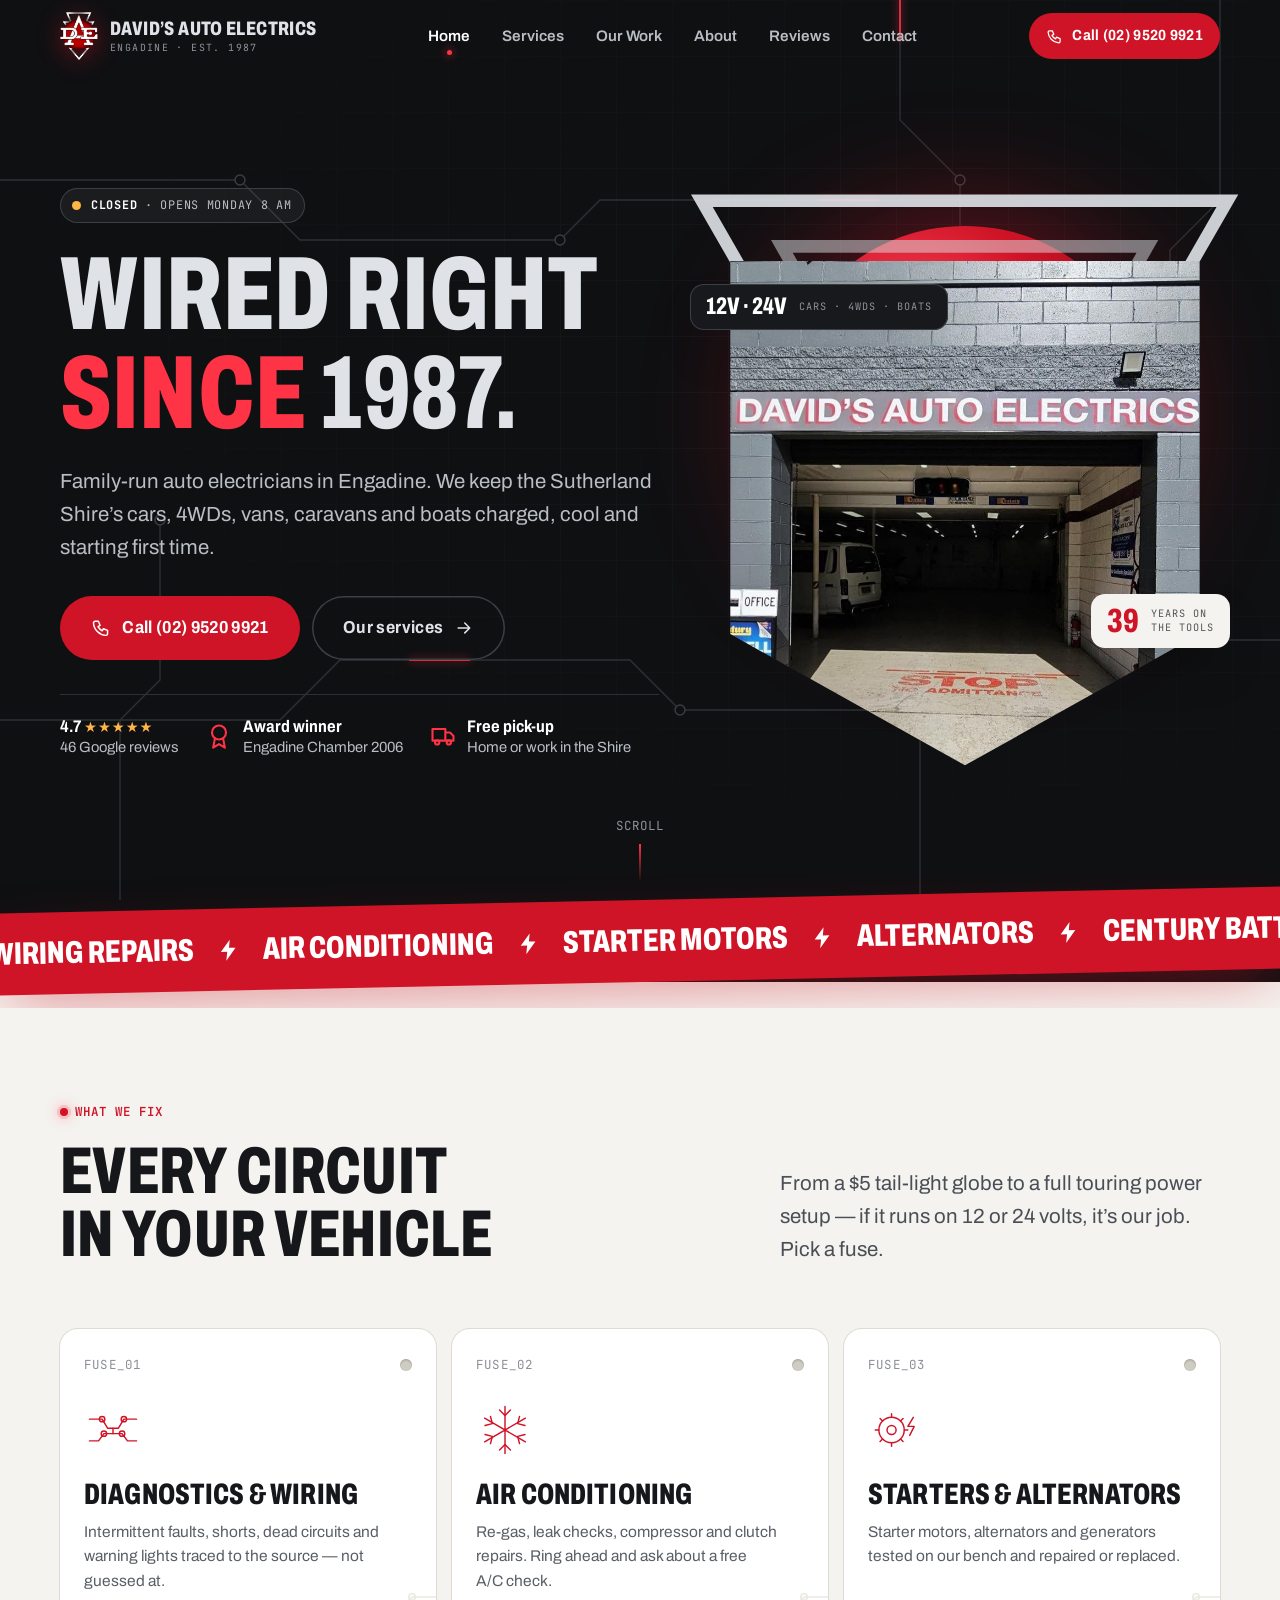
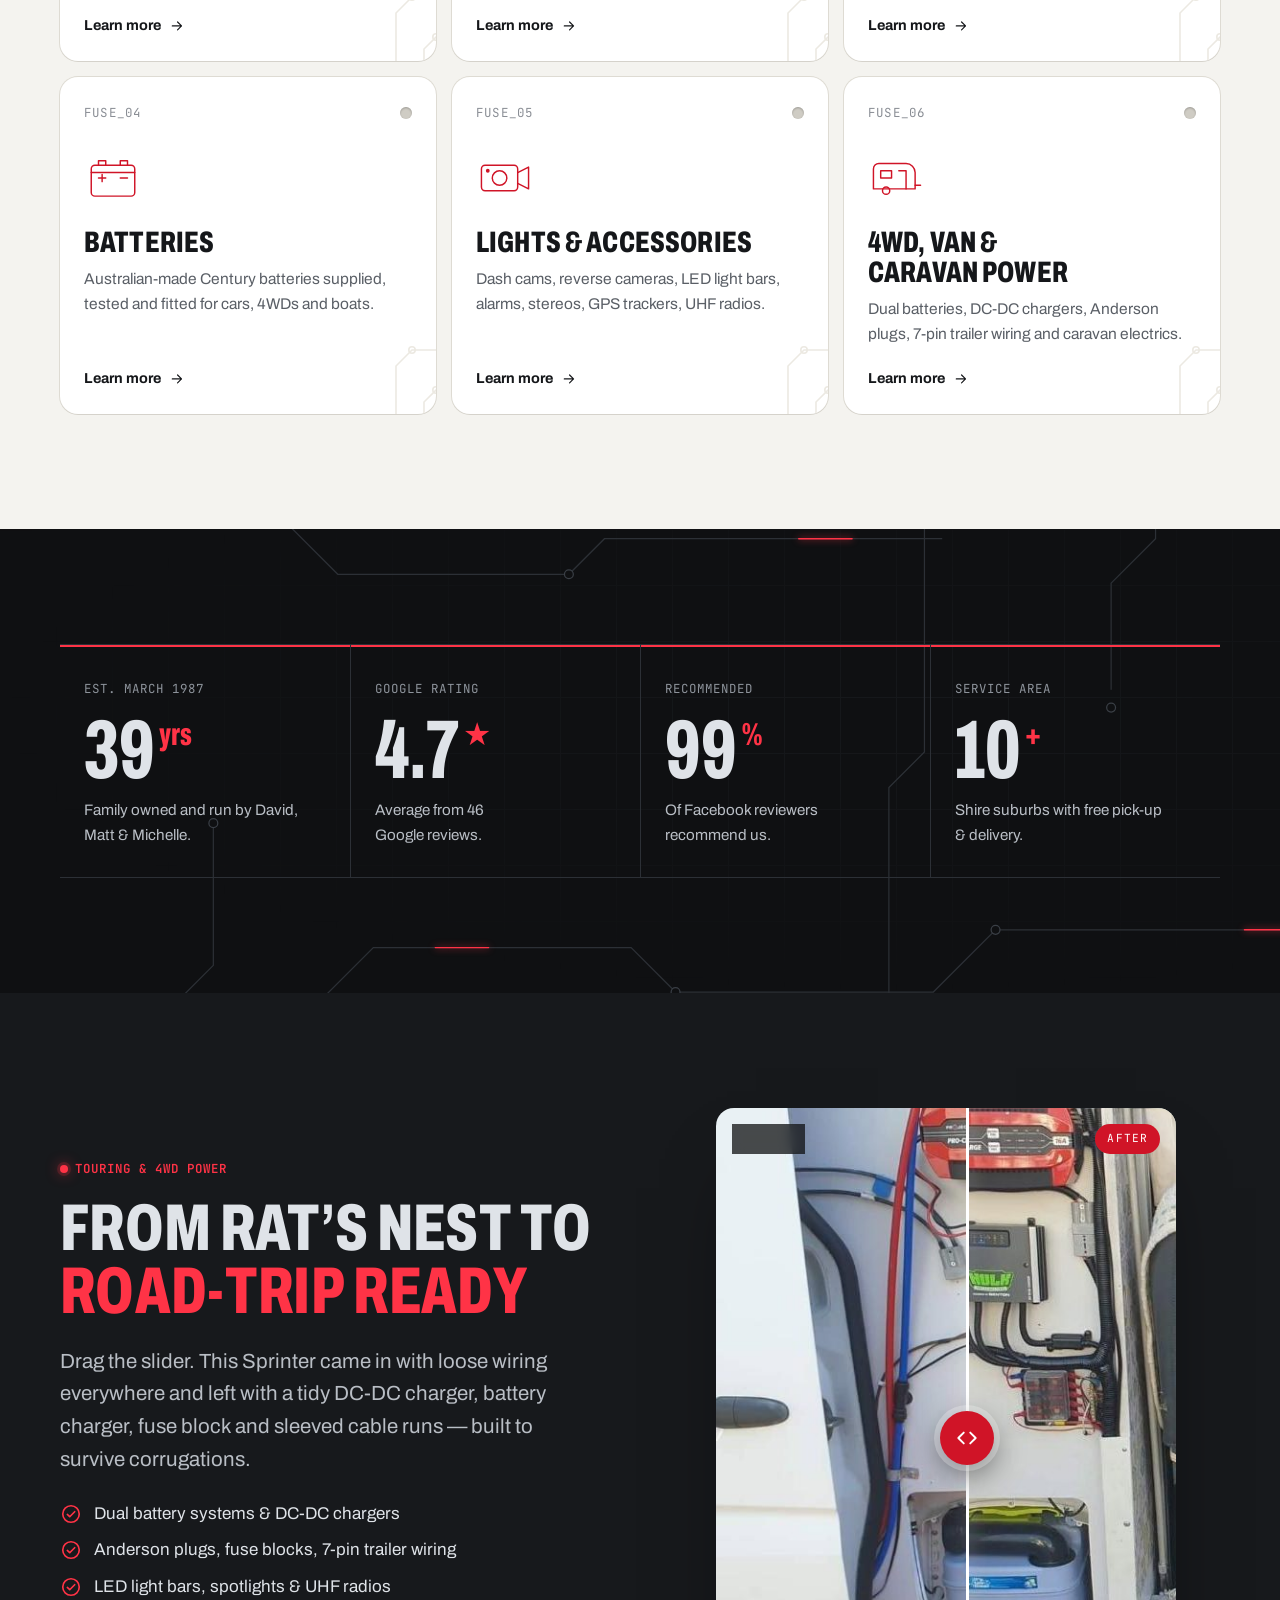
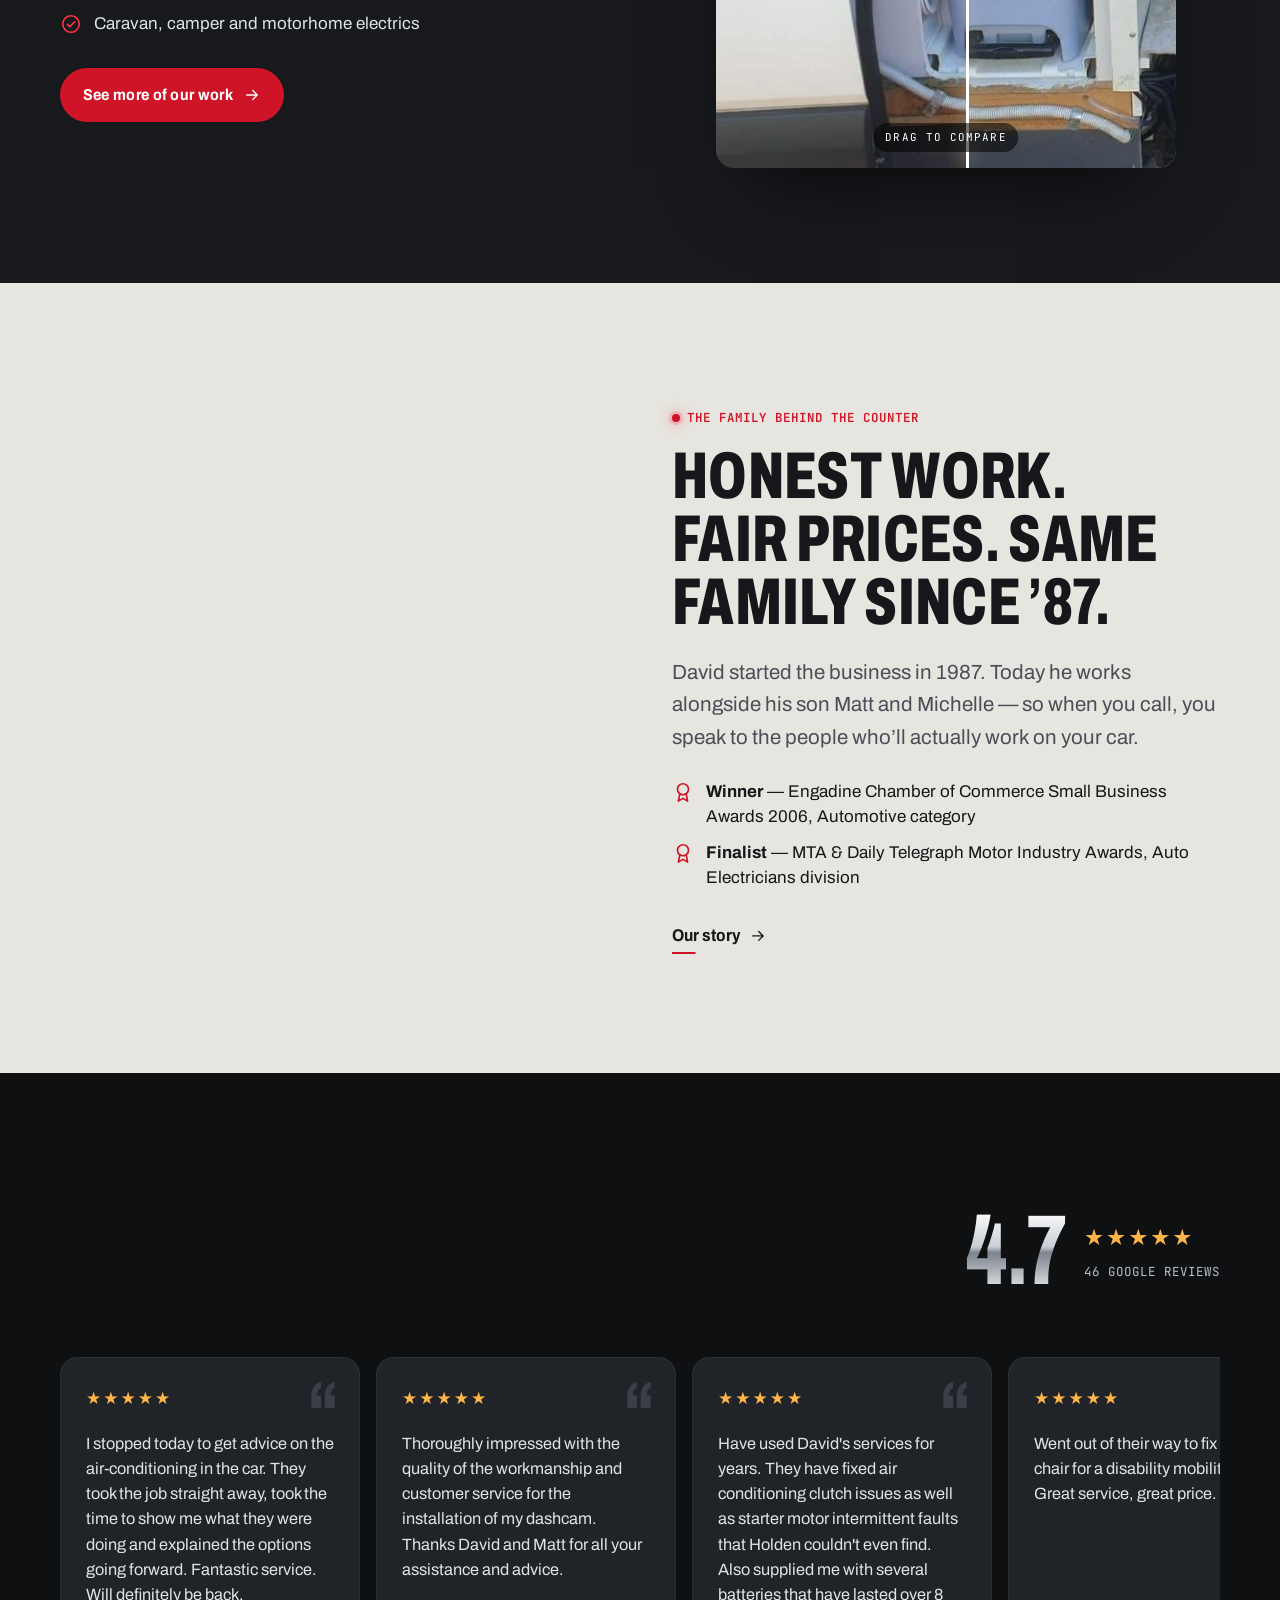
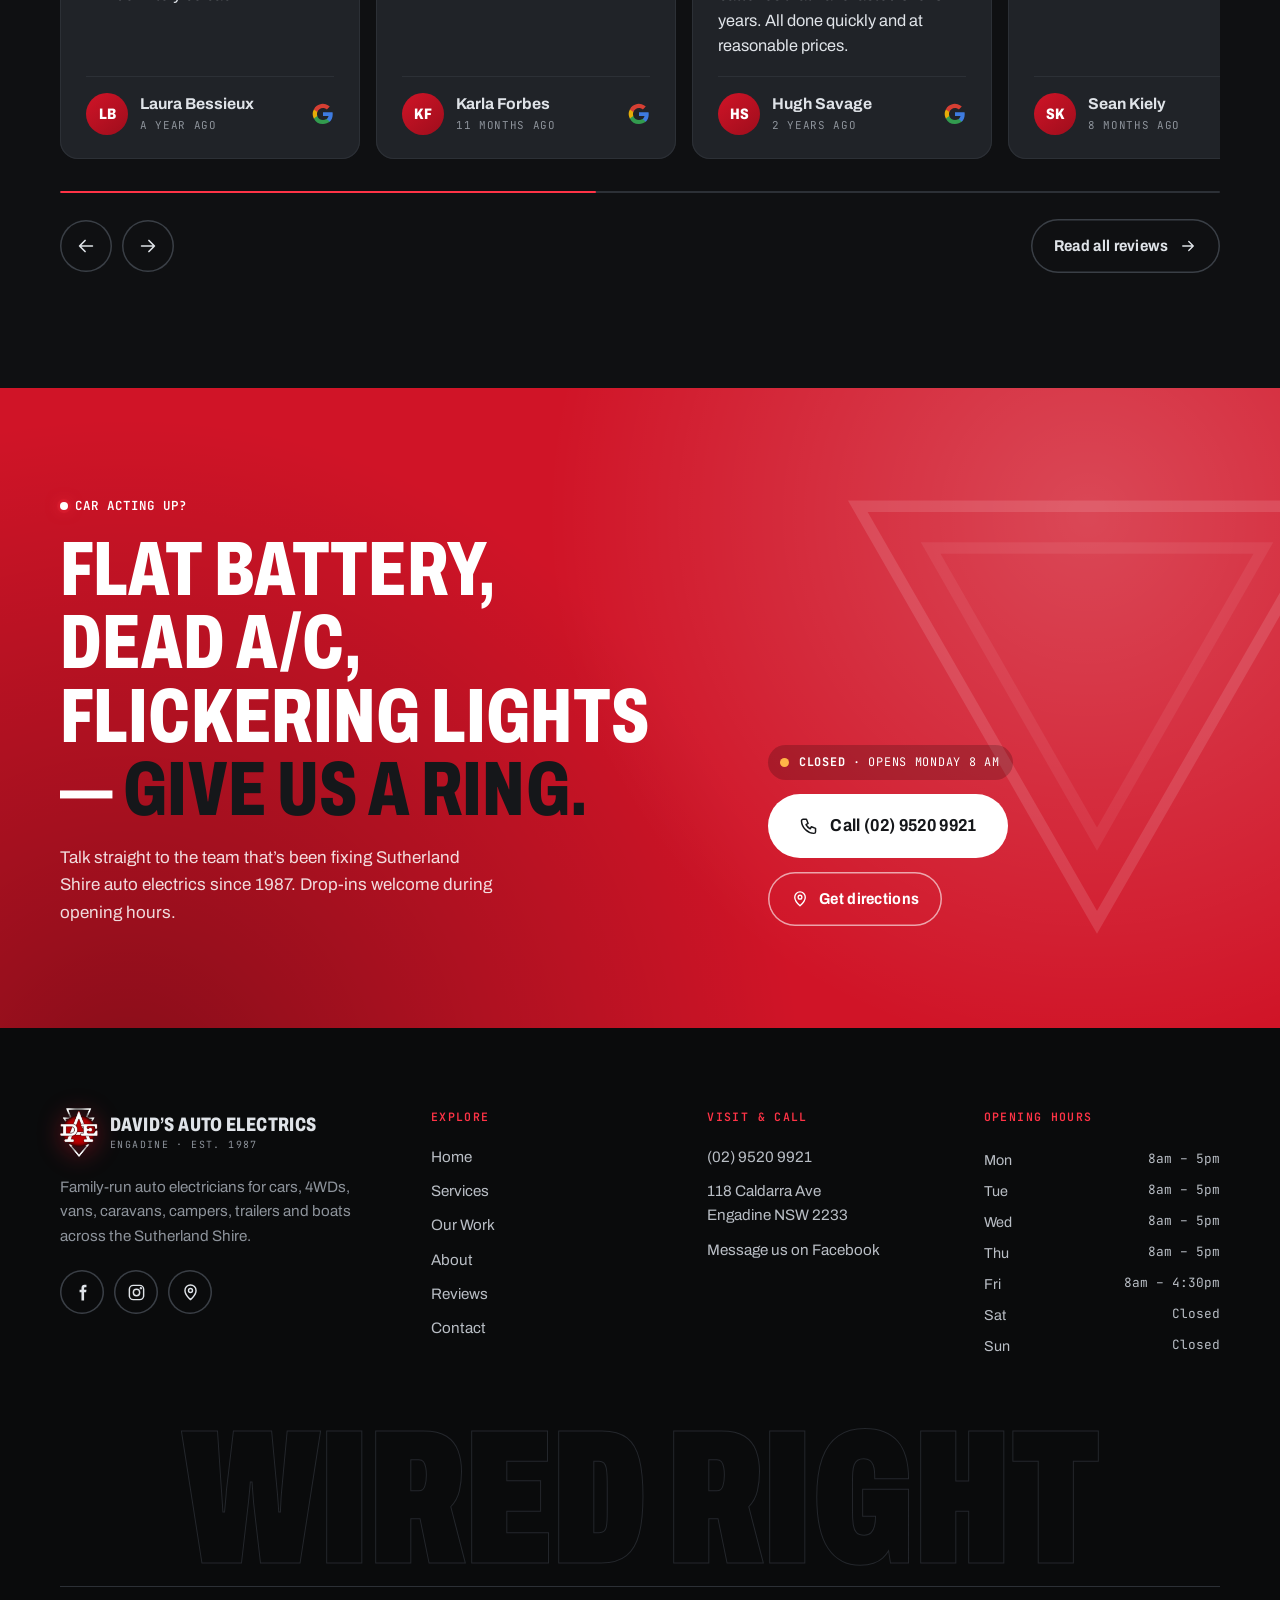
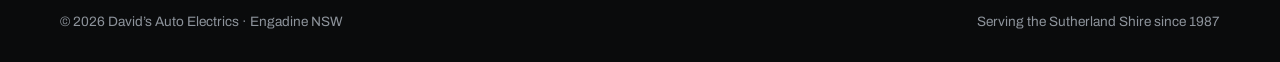
<file: index.html>
<!doctype html>
<html lang="en-AU">
<head>
<script src="site-safety.js"></script>
<meta charset="utf-8">
<meta name="viewport" content="width=device-width, initial-scale=1, viewport-fit=cover">
<meta name="robots" content="noindex, nofollow">
<title>David&#x27;s Auto Electrics | Auto Electrician Engadine, Sutherland Shire</title>
<meta name="description" content="Family-run auto electricians in Engadine since 1987. Wiring, air con, starters, alternators, batteries, dash cams, LED light bars, 4WD &amp; caravan power. Call (02) 9520 9921.">
<meta name="theme-color" content="#0f1012">
<link rel="icon" type="image/png" href="img/favicon.png">
<link rel="apple-touch-icon" href="img/apple-touch-icon.png">
<meta property="og:type" content="website">
<meta property="og:site_name" content="David's Auto Electrics">
<meta property="og:title" content="David&#x27;s Auto Electrics | Auto Electrician Engadine, Sutherland Shire">
<meta property="og:description" content="Family-run auto electricians in Engadine since 1987. Wiring, air con, starters, alternators, batteries, dash cams, LED light bars, 4WD &amp; caravan power. Call (02) 9520 9921.">

<meta property="og:image" content="https://konkos-design.github.io/davids-auto-electrics/img/og-image.jpg">
<meta property="og:image:width" content="1200">
<meta property="og:image:height" content="630">
<meta property="og:image:alt" content="David's Auto Electrics — Engadine auto electricians since 1987">
<meta property="og:locale" content="en_AU">
<meta name="twitter:card" content="summary_large_image">
<meta name="twitter:title" content="David&#x27;s Auto Electrics | Auto Electrician Engadine, Sutherland Shire">
<meta name="twitter:description" content="Family-run auto electricians in Engadine since 1987. Wiring, air con, starters, alternators, batteries, dash cams, LED light bars, 4WD &amp; caravan power. Call (02) 9520 9921.">
<meta name="twitter:image" content="https://konkos-design.github.io/davids-auto-electrics/img/og-image.jpg">
<link rel="preload" href="fonts/archivo.woff" as="font" type="font/woff" crossorigin>
<link rel="stylesheet" href="css/style.css">
<script type="application/ld+json">{"@context":"https://schema.org","@type":"AutoRepair","name":"David's Auto Electrics","image":"https://konkos-design.github.io/davids-auto-electrics/img/og-image.jpg","telephone":"+61 2 9520 9921","foundingDate":"1987","address":{"@type":"PostalAddress","streetAddress":"118 Caldarra Ave","addressLocality":"Engadine","addressRegion":"NSW","postalCode":"2233","addressCountry":"AU"},"geo":{"@type":"GeoCoordinates","latitude":-34.0657274,"longitude":151.0154978},"openingHoursSpecification":[{"@type":"OpeningHoursSpecification","dayOfWeek":["Monday","Tuesday","Wednesday","Thursday"],"opens":"08:00","closes":"17:00"},{"@type":"OpeningHoursSpecification","dayOfWeek":"Friday","opens":"08:00","closes":"16:30"}],"aggregateRating":{"@type":"AggregateRating","ratingValue":"4.7","reviewCount":"46"},"sameAs":["https://www.facebook.com/davidsautoelectrics","https://www.instagram.com/davidsautoelec/"]}</script>
<link rel="canonical" href="https://konkos-design.github.io/davids-auto-electrics/">
<meta property="og:url" content="https://konkos-design.github.io/davids-auto-electrics/">
<link rel="stylesheet" href="site-safety.css">
</head>
<body>
<a class="skip" href="#main">Skip to content</a>
<header class="site-header">
  <div class="wrap nav">
    <a class="brand" href="index.html" aria-label="David's Auto Electrics home">
      <img src="img/logo-mark.png" alt="" width="38" height="49">
      <span class="brand-text"><span class="brand-name">David&rsquo;s Auto Electrics</span><span class="brand-sub">ENGADINE · EST. 1987</span></span>
    </a>
    <nav class="nav-links" aria-label="Main"><a href="index.html" aria-current="page">Home</a><a href="services.html">Services</a><a href="work.html">Our Work</a><a href="about.html">About</a><a href="reviews.html">Reviews</a><a href="contact.html">Contact</a></nav>
    <div class="nav-cta">
      <a class="btn" href="tel:+61295209921" data-magnetic><svg class="ico ico-phone" viewBox="0 0 24 24" fill="none" stroke="currentColor" stroke-width="1.8" stroke-linecap="round" stroke-linejoin="round"><path d="M5 4h4l2 5-2.5 1.5a11 11 0 0 0 5 5L15 13l5 2v4a2 2 0 0 1-2 2A16 16 0 0 1 3 6a2 2 0 0 1 2-2"/></svg><span>Call <span class="btn-text-long">(02) 9520 9921</span></span></a>
      <button class="burger" aria-label="Open menu" aria-expanded="false" aria-controls="mmenu"><span></span><span></span><span></span></button>
    </div>
  </div>
</header>
<div class="mmenu" id="mmenu" aria-hidden="true">
  <nav class="mmenu-links" aria-label="Mobile"><a href="index.html" aria-current="page"><span class="mono">01</span>Home</a><a href="services.html"><span class="mono">02</span>Services</a><a href="work.html"><span class="mono">03</span>Our Work</a><a href="about.html"><span class="mono">04</span>About</a><a href="reviews.html"><span class="mono">05</span>Reviews</a><a href="contact.html"><span class="mono">06</span>Contact</a></nav>
  <div class="mmenu-foot">
    <div class="status" data-status><i class="dot"></i><span>Checking hours…</span></div>
    <a class="btn btn--big" href="tel:+61295209921"><svg class="ico ico-phone" viewBox="0 0 24 24" fill="none" stroke="currentColor" stroke-width="1.8" stroke-linecap="round" stroke-linejoin="round"><path d="M5 4h4l2 5-2.5 1.5a11 11 0 0 0 5 5L15 13l5 2v4a2 2 0 0 1-2 2A16 16 0 0 1 3 6a2 2 0 0 1 2-2"/></svg><span>Call (02) 9520 9921</span></a>
    <p>118 Caldarra Ave, Engadine NSW 2233</p>
  </div>
</div>
<main id="main">

<section class="hero" aria-labelledby="hero-h">
  <svg class="circuit" viewBox="0 0 1440 900" preserveAspectRatio="xMidYMid slice" aria-hidden="true">
  <path d="M-20 180H320l60 60h260l40-40h380"/><path class="live" d="M-20 180H320l60 60h260l40-40h380"/>
  <path d="M1460 640H1120l-70 70H760l-50-50H420l-60 60H-20"/><path class="live l2" d="M1460 640H1120l-70 70H760l-50-50H420l-60 60H-20"/>
  <path d="M980 -20v140l60 60v260l-40 40v460"/><path class="live l3" d="M980 -20v140l60 60v260l-40 40v460"/>
  <path d="M200 920V720l40-40V520"/><path d="M1300 -20v220l-50 50v120"/>
  <circle cx="320" cy="180" r="5"/><circle cx="640" cy="240" r="5"/><circle cx="1120" cy="640" r="5"/><circle cx="760" cy="710" r="5"/><circle cx="1040" cy="180" r="5"/><circle cx="240" cy="520" r="5"/><circle cx="1250" cy="390" r="5"/>
</svg><div class="grid-bg" aria-hidden="true"></div>
  <div class="wrap hero-grid">
    <div class="hero-copy">
      <div class="status rv" data-status><i class="dot"></i><span>Checking hours…</span></div>
      <h1 id="hero-h" data-split><span class="line">Wired right</span> <span class="line"><span class="red">since</span> 1987.</span></h1>
      <p class="lead rv" style="--d:.35s">Family-run auto electricians in Engadine. We keep the Sutherland Shire&rsquo;s cars, 4WDs, vans, caravans and boats charged, cool and starting first time.</p>
      <div class="hero-actions rv" style="--d:.5s">
        <a class="btn btn--big btn-pulse" href="tel:+61295209921" data-magnetic><svg class="ico ico-phone" viewBox="0 0 24 24" fill="none" stroke="currentColor" stroke-width="1.8" stroke-linecap="round" stroke-linejoin="round"><path d="M5 4h4l2 5-2.5 1.5a11 11 0 0 0 5 5L15 13l5 2v4a2 2 0 0 1-2 2A16 16 0 0 1 3 6a2 2 0 0 1 2-2"/></svg><span>Call (02) 9520 9921</span></a>
        <a class="btn btn--ghost btn--big" href="services.html" data-magnetic><span>Our services</span><svg class="ico ico-arrow" viewBox="0 0 24 24" fill="none" stroke="currentColor" stroke-width="1.8" stroke-linecap="round" stroke-linejoin="round"><path d="M5 12h14M13 6l6 6-6 6"/></svg></a>
      </div>
      <div class="hero-proof rv" style="--d:.65s">
        <a class="proof" href="reviews.html"><span><b>4.7 <span class="stars">★★★★★</span></b>46 Google reviews</span></a>
        <div class="proof"><svg class="ico" viewBox="0 0 24 24" fill="none" stroke="currentColor" stroke-width="1.8" stroke-linecap="round" stroke-linejoin="round"><circle cx="12" cy="9" r="6"/><path d="M8.5 14 7 22l5-3 5 3-1.5-8"/></svg><span><b>Award winner</b>Engadine Chamber 2006</span></div>
        <div class="proof"><svg class="ico" viewBox="0 0 24 24" fill="none" stroke="currentColor" stroke-width="1.8" stroke-linecap="round" stroke-linejoin="round"><path d="M3 6h11v10H3zM14 9h4l3 3v4h-7"/><circle cx="7" cy="17.5" r="1.8"/><circle cx="17" cy="17.5" r="1.8"/></svg><span><b>Free pick-up</b>Home or work in the Shire</span></div>
      </div>
    </div>
    <div class="hero-visual rv rv-scale" style="--d:.2s" aria-hidden="true">
      <div class="hero-orb"></div>
      <div class="hero-tri"><svg viewBox="0 0 100 92" fill="none" stroke="currentColor" stroke-width="2.2"><path d="M50 88 4 8h92z"/><path d="M50 72 18 16h64z" opacity=".55"/></svg></div>
      <div class="hero-photo"><img width="1444" height="918" src="img/shopfront-entrance.jpg" alt="" fetchpriority="high"></div>
      <div class="hero-tag"><span class="big" data-years data-count="39">39</span><small>years on<br>the tools</small></div>
      <div class="hero-tag hero-tag2"><span class="big">12V · 24V</span><small>cars · 4WDs · boats</small></div>
    </div>
  </div>
  <div class="scroll-cue mono" aria-hidden="true">Scroll<i></i></div>
</section>

<div class="marquee-wrap"><div class="marquee" aria-hidden="true"><div class="marquee-track"><span class="marquee-item">Wiring repairs<svg viewBox="0 0 24 24" fill="currentColor"><path d="M13.2 2 4.5 13.6h6.1L9.6 22l9-12.2h-6.2z"/></svg></span><span class="marquee-item">Air conditioning<svg viewBox="0 0 24 24" fill="currentColor"><path d="M13.2 2 4.5 13.6h6.1L9.6 22l9-12.2h-6.2z"/></svg></span><span class="marquee-item">Starter motors<svg viewBox="0 0 24 24" fill="currentColor"><path d="M13.2 2 4.5 13.6h6.1L9.6 22l9-12.2h-6.2z"/></svg></span><span class="marquee-item">Alternators<svg viewBox="0 0 24 24" fill="currentColor"><path d="M13.2 2 4.5 13.6h6.1L9.6 22l9-12.2h-6.2z"/></svg></span><span class="marquee-item">Century batteries<svg viewBox="0 0 24 24" fill="currentColor"><path d="M13.2 2 4.5 13.6h6.1L9.6 22l9-12.2h-6.2z"/></svg></span><span class="marquee-item">Dash cams<svg viewBox="0 0 24 24" fill="currentColor"><path d="M13.2 2 4.5 13.6h6.1L9.6 22l9-12.2h-6.2z"/></svg></span><span class="marquee-item">Reverse cameras<svg viewBox="0 0 24 24" fill="currentColor"><path d="M13.2 2 4.5 13.6h6.1L9.6 22l9-12.2h-6.2z"/></svg></span><span class="marquee-item">LED light bars<svg viewBox="0 0 24 24" fill="currentColor"><path d="M13.2 2 4.5 13.6h6.1L9.6 22l9-12.2h-6.2z"/></svg></span><span class="marquee-item">Engine diagnostics<svg viewBox="0 0 24 24" fill="currentColor"><path d="M13.2 2 4.5 13.6h6.1L9.6 22l9-12.2h-6.2z"/></svg></span><span class="marquee-item">Fuel injection<svg viewBox="0 0 24 24" fill="currentColor"><path d="M13.2 2 4.5 13.6h6.1L9.6 22l9-12.2h-6.2z"/></svg></span><span class="marquee-item">Caravans & campers<svg viewBox="0 0 24 24" fill="currentColor"><path d="M13.2 2 4.5 13.6h6.1L9.6 22l9-12.2h-6.2z"/></svg></span><span class="marquee-item">Boats & trailers<svg viewBox="0 0 24 24" fill="currentColor"><path d="M13.2 2 4.5 13.6h6.1L9.6 22l9-12.2h-6.2z"/></svg></span><span class="marquee-item">Wiring repairs<svg viewBox="0 0 24 24" fill="currentColor"><path d="M13.2 2 4.5 13.6h6.1L9.6 22l9-12.2h-6.2z"/></svg></span><span class="marquee-item">Air conditioning<svg viewBox="0 0 24 24" fill="currentColor"><path d="M13.2 2 4.5 13.6h6.1L9.6 22l9-12.2h-6.2z"/></svg></span><span class="marquee-item">Starter motors<svg viewBox="0 0 24 24" fill="currentColor"><path d="M13.2 2 4.5 13.6h6.1L9.6 22l9-12.2h-6.2z"/></svg></span><span class="marquee-item">Alternators<svg viewBox="0 0 24 24" fill="currentColor"><path d="M13.2 2 4.5 13.6h6.1L9.6 22l9-12.2h-6.2z"/></svg></span><span class="marquee-item">Century batteries<svg viewBox="0 0 24 24" fill="currentColor"><path d="M13.2 2 4.5 13.6h6.1L9.6 22l9-12.2h-6.2z"/></svg></span><span class="marquee-item">Dash cams<svg viewBox="0 0 24 24" fill="currentColor"><path d="M13.2 2 4.5 13.6h6.1L9.6 22l9-12.2h-6.2z"/></svg></span><span class="marquee-item">Reverse cameras<svg viewBox="0 0 24 24" fill="currentColor"><path d="M13.2 2 4.5 13.6h6.1L9.6 22l9-12.2h-6.2z"/></svg></span><span class="marquee-item">LED light bars<svg viewBox="0 0 24 24" fill="currentColor"><path d="M13.2 2 4.5 13.6h6.1L9.6 22l9-12.2h-6.2z"/></svg></span><span class="marquee-item">Engine diagnostics<svg viewBox="0 0 24 24" fill="currentColor"><path d="M13.2 2 4.5 13.6h6.1L9.6 22l9-12.2h-6.2z"/></svg></span><span class="marquee-item">Fuel injection<svg viewBox="0 0 24 24" fill="currentColor"><path d="M13.2 2 4.5 13.6h6.1L9.6 22l9-12.2h-6.2z"/></svg></span><span class="marquee-item">Caravans & campers<svg viewBox="0 0 24 24" fill="currentColor"><path d="M13.2 2 4.5 13.6h6.1L9.6 22l9-12.2h-6.2z"/></svg></span><span class="marquee-item">Boats & trailers<svg viewBox="0 0 24 24" fill="currentColor"><path d="M13.2 2 4.5 13.6h6.1L9.6 22l9-12.2h-6.2z"/></svg></span></div></div></div>

<section class="section section--light" aria-labelledby="svc-h">
  <div class="wrap">
    <div class="sec-head">
      <div><span class="kicker rv">What we fix</span><h2 id="svc-h" data-split>Every circuit in your vehicle</h2></div>
      <p class="lead rv" style="--d:.2s">From a $5 tail-light globe to a full touring power setup — if it runs on 12 or 24 volts, it&rsquo;s our job. Pick a fuse.</p>
    </div>
    <div class="fuses">
      <a class="fuse rv" href="services.html#diagnostics" style="--d:0.0s">
  <div class="fuse-top"><span class="fuse-num">FUSE_01</span><span class="fuse-led" aria-hidden="true"></span></div>
  <svg class="ico-lg" viewBox="0 0 64 64" fill="none" stroke="currentColor" stroke-width="1.6" stroke-linecap="round" stroke-linejoin="round"><path d="M6 20h14l6 10h12l6-10h14"/><path d="M6 44h10l6-8h20l6 8h10"/><circle cx="20" cy="20" r="3"/><circle cx="44" cy="20" r="3"/><circle cx="22" cy="36" r="3"/><circle cx="42" cy="36" r="3"/><path d="M32 30v6"/></svg>
  <h3>Diagnostics &amp; wiring</h3><p>Intermittent faults, shorts, dead circuits and warning lights traced to the source — not guessed at.</p>
  <span class="fuse-more">Learn more <svg class="ico" viewBox="0 0 24 24" fill="none" stroke="currentColor" stroke-width="1.8" stroke-linecap="round" stroke-linejoin="round"><path d="M5 12h14M13 6l6 6-6 6"/></svg></span>
  <svg class="fuse-trace" viewBox="0 0 150 150" fill="none" stroke="currentColor" stroke-width="2" aria-hidden="true"><path d="M150 40H90l-20 20v90M150 90h-30l-15 15v45"/><circle cx="90" cy="40" r="4"/><circle cx="120" cy="90" r="4"/></svg>
</a><a class="fuse rv" href="services.html#aircon" style="--d:0.08s">
  <div class="fuse-top"><span class="fuse-num">FUSE_02</span><span class="fuse-led" aria-hidden="true"></span></div>
  <svg class="ico-lg" viewBox="0 0 64 64" fill="none" stroke="currentColor" stroke-width="1.6" stroke-linecap="round" stroke-linejoin="round"><path d="M32 6v52M9.5 19l45 26M9.5 45l45-26"/><path d="M26 10l6 6 6-6M26 54l6-6 6 6M10 27l8-2-2-8M54 37l-8 2 2 8M10 37l8 2-2 8M54 27l-8-2 2-8"/></svg>
  <h3>Air conditioning</h3><p>Re-gas, leak checks, compressor and clutch repairs. Ring ahead and ask about a free A/C check.</p>
  <span class="fuse-more">Learn more <svg class="ico" viewBox="0 0 24 24" fill="none" stroke="currentColor" stroke-width="1.8" stroke-linecap="round" stroke-linejoin="round"><path d="M5 12h14M13 6l6 6-6 6"/></svg></span>
  <svg class="fuse-trace" viewBox="0 0 150 150" fill="none" stroke="currentColor" stroke-width="2" aria-hidden="true"><path d="M150 40H90l-20 20v90M150 90h-30l-15 15v45"/><circle cx="90" cy="40" r="4"/><circle cx="120" cy="90" r="4"/></svg>
</a><a class="fuse rv" href="services.html#starting" style="--d:0.16s">
  <div class="fuse-top"><span class="fuse-num">FUSE_03</span><span class="fuse-led" aria-hidden="true"></span></div>
  <svg class="ico-lg" viewBox="0 0 64 64" fill="none" stroke="currentColor" stroke-width="1.6" stroke-linecap="round" stroke-linejoin="round"><circle cx="26" cy="32" r="14"/><circle cx="26" cy="32" r="5"/><path d="M26 14v4M26 46v4M8 32h4M40 32h4M13.3 19.3l2.8 2.8M35.9 41.9l2.8 2.8M13.3 44.7l2.8-2.8M35.9 22.1l2.8-2.8"/><path d="M50 18l-6 10h7l-5 10"/></svg>
  <h3>Starters &amp; alternators</h3><p>Starter motors, alternators and generators tested on our bench and repaired or replaced.</p>
  <span class="fuse-more">Learn more <svg class="ico" viewBox="0 0 24 24" fill="none" stroke="currentColor" stroke-width="1.8" stroke-linecap="round" stroke-linejoin="round"><path d="M5 12h14M13 6l6 6-6 6"/></svg></span>
  <svg class="fuse-trace" viewBox="0 0 150 150" fill="none" stroke="currentColor" stroke-width="2" aria-hidden="true"><path d="M150 40H90l-20 20v90M150 90h-30l-15 15v45"/><circle cx="90" cy="40" r="4"/><circle cx="120" cy="90" r="4"/></svg>
</a><a class="fuse rv" href="services.html#batteries" style="--d:0.0s">
  <div class="fuse-top"><span class="fuse-num">FUSE_04</span><span class="fuse-led" aria-hidden="true"></span></div>
  <svg class="ico-lg" viewBox="0 0 64 64" fill="none" stroke="currentColor" stroke-width="1.6" stroke-linecap="round" stroke-linejoin="round"><rect x="8" y="18" width="48" height="34" rx="4"/><path d="M16 18v-5h8v5M40 18v-5h8v5M16 32h8M20 28v8M40 32h8"/><path d="M8 26h48"/></svg>
  <h3>Batteries</h3><p>Australian-made Century batteries supplied, tested and fitted for cars, 4WDs and boats.</p>
  <span class="fuse-more">Learn more <svg class="ico" viewBox="0 0 24 24" fill="none" stroke="currentColor" stroke-width="1.8" stroke-linecap="round" stroke-linejoin="round"><path d="M5 12h14M13 6l6 6-6 6"/></svg></span>
  <svg class="fuse-trace" viewBox="0 0 150 150" fill="none" stroke="currentColor" stroke-width="2" aria-hidden="true"><path d="M150 40H90l-20 20v90M150 90h-30l-15 15v45"/><circle cx="90" cy="40" r="4"/><circle cx="120" cy="90" r="4"/></svg>
</a><a class="fuse rv" href="services.html#accessories" style="--d:0.08s">
  <div class="fuse-top"><span class="fuse-num">FUSE_05</span><span class="fuse-led" aria-hidden="true"></span></div>
  <svg class="ico-lg" viewBox="0 0 64 64" fill="none" stroke="currentColor" stroke-width="1.6" stroke-linecap="round" stroke-linejoin="round"><rect x="6" y="18" width="40" height="28" rx="4"/><circle cx="26" cy="32" r="8"/><path d="M46 26l12-6v24l-12-6"/><circle cx="13" cy="24" r="1.3" fill="currentColor"/></svg>
  <h3>Lights &amp; accessories</h3><p>Dash cams, reverse cameras, LED light bars, alarms, stereos, GPS trackers, UHF radios.</p>
  <span class="fuse-more">Learn more <svg class="ico" viewBox="0 0 24 24" fill="none" stroke="currentColor" stroke-width="1.8" stroke-linecap="round" stroke-linejoin="round"><path d="M5 12h14M13 6l6 6-6 6"/></svg></span>
  <svg class="fuse-trace" viewBox="0 0 150 150" fill="none" stroke="currentColor" stroke-width="2" aria-hidden="true"><path d="M150 40H90l-20 20v90M150 90h-30l-15 15v45"/><circle cx="90" cy="40" r="4"/><circle cx="120" cy="90" r="4"/></svg>
</a><a class="fuse rv" href="services.html#touring" style="--d:0.16s">
  <div class="fuse-top"><span class="fuse-num">FUSE_06</span><span class="fuse-led" aria-hidden="true"></span></div>
  <svg class="ico-lg" viewBox="0 0 64 64" fill="none" stroke="currentColor" stroke-width="1.6" stroke-linecap="round" stroke-linejoin="round"><path d="M6 44V22a6 6 0 0 1 6-6h30a10 10 0 0 1 10 10v18z"/><path d="M52 40h6M14 24h12v8H14zM34 24h8v20"/><circle cx="20" cy="46" r="4"/></svg>
  <h3>4WD, van &amp; caravan power</h3><p>Dual batteries, DC-DC chargers, Anderson plugs, 7-pin trailer wiring and caravan electrics.</p>
  <span class="fuse-more">Learn more <svg class="ico" viewBox="0 0 24 24" fill="none" stroke="currentColor" stroke-width="1.8" stroke-linecap="round" stroke-linejoin="round"><path d="M5 12h14M13 6l6 6-6 6"/></svg></span>
  <svg class="fuse-trace" viewBox="0 0 150 150" fill="none" stroke="currentColor" stroke-width="2" aria-hidden="true"><path d="M150 40H90l-20 20v90M150 90h-30l-15 15v45"/><circle cx="90" cy="40" r="4"/><circle cx="120" cy="90" r="4"/></svg>
</a>
    </div>
  </div>
</section>

<section class="section" aria-label="Key numbers">
  <svg class="circuit" viewBox="0 0 1440 900" preserveAspectRatio="xMidYMid slice" aria-hidden="true">
  <path d="M-20 180H320l60 60h260l40-40h380"/><path class="live" d="M-20 180H320l60 60h260l40-40h380"/>
  <path d="M1460 640H1120l-70 70H760l-50-50H420l-60 60H-20"/><path class="live l2" d="M1460 640H1120l-70 70H760l-50-50H420l-60 60H-20"/>
  <path d="M980 -20v140l60 60v260l-40 40v460"/><path class="live l3" d="M980 -20v140l60 60v260l-40 40v460"/>
  <path d="M200 920V720l40-40V520"/><path d="M1300 -20v220l-50 50v120"/>
  <circle cx="320" cy="180" r="5"/><circle cx="640" cy="240" r="5"/><circle cx="1120" cy="640" r="5"/><circle cx="760" cy="710" r="5"/><circle cx="1040" cy="180" r="5"/><circle cx="240" cy="520" r="5"/><circle cx="1250" cy="390" r="5"/>
</svg><div class="grid-bg" aria-hidden="true"></div>
  <div class="wrap">
    <div class="stats">
      <div class="stat"><span class="mono">Est. March 1987</span><div class="num"><span data-years data-count="39">39</span><sup>yrs</sup></div><p>Family owned and run by David, Matt &amp; Michelle.</p></div>
      <div class="stat"><span class="mono">Google rating</span><div class="num"><span data-count="4.7">4.7</span><sup>★</sup></div><p>Average from 46 Google reviews.</p></div>
      <div class="stat"><span class="mono">Recommended</span><div class="num"><span data-count="100">100</span><sup>%</sup></div><p>Of Facebook reviewers recommend us.</p></div>
      <div class="stat"><span class="mono">Service area</span><div class="num"><span data-count="10">10</span><sup>+</sup></div><p>Shire suburbs with free pick-up &amp; delivery.</p></div>
    </div>
  </div>
</section>

<section class="section section--graphite" aria-labelledby="tour-h">
  <div class="wrap split">
    <div class="split-copy">
      <span class="kicker rv">Touring &amp; 4WD power</span>
      <h2 id="tour-h" data-split>From rat&rsquo;s nest to <span class="red">road-trip ready</span></h2>
      <p class="lead rv">Drag the slider. This Sprinter came in with loose wiring everywhere and left with a tidy DC-DC charger, battery charger, fuse block and sleeved cable runs — built to survive corrugations.</p>
      <ul class="ticks">
        <li class="rv"><svg class="ico" viewBox="0 0 24 24" fill="none" stroke="currentColor" stroke-width="1.8" stroke-linecap="round" stroke-linejoin="round"><circle cx="12" cy="12" r="9"/><path d="M8 12.5l2.6 2.5L16 9.5"/></svg><span>Dual battery systems &amp; DC-DC chargers</span></li>
        <li class="rv" style="--d:.06s"><svg class="ico" viewBox="0 0 24 24" fill="none" stroke="currentColor" stroke-width="1.8" stroke-linecap="round" stroke-linejoin="round"><circle cx="12" cy="12" r="9"/><path d="M8 12.5l2.6 2.5L16 9.5"/></svg><span>Anderson plugs, fuse blocks, 7-pin trailer wiring</span></li>
        <li class="rv" style="--d:.12s"><svg class="ico" viewBox="0 0 24 24" fill="none" stroke="currentColor" stroke-width="1.8" stroke-linecap="round" stroke-linejoin="round"><circle cx="12" cy="12" r="9"/><path d="M8 12.5l2.6 2.5L16 9.5"/></svg><span>LED light bars, spotlights &amp; UHF radios</span></li>
        <li class="rv" style="--d:.18s"><svg class="ico" viewBox="0 0 24 24" fill="none" stroke="currentColor" stroke-width="1.8" stroke-linecap="round" stroke-linejoin="round"><circle cx="12" cy="12" r="9"/><path d="M8 12.5l2.6 2.5L16 9.5"/></svg><span>Caravan, camper and motorhome electrics</span></li>
      </ul>
      <a class="btn rv" href="work.html" data-magnetic><span>See more of our work</span><svg class="ico ico-arrow" viewBox="0 0 24 24" fill="none" stroke="currentColor" stroke-width="1.8" stroke-linecap="round" stroke-linejoin="round"><path d="M5 12h14M13 6l6 6-6 6"/></svg></a>
    </div>
    <div class="rv rv-scale">
      <div class="ba" style="--pos:50%">
        <img width="480" height="715" src="img/van-before.jpg" alt="Van electrical panel before — loose, unsleeved wiring" loading="lazy">
        <img width="480" height="715" class="ba-after" src="img/van-after.jpg" alt="Van electrical panel after — tidy DC-DC charger and fuse block install" loading="lazy">
        <span class="ba-label l">Before</span><span class="ba-label r">After</span>
        <div class="ba-handle"><span class="ba-knob"><svg viewBox="0 0 24 24" fill="none" stroke="currentColor" stroke-width="1.8" stroke-linecap="round" stroke-linejoin="round"><path d="M9 7l-5 5 5 5M15 7l5 5-5 5"/></svg></span></div>
        <span class="ba-hint">Drag to compare</span>
        <input type="range" min="0" max="100" value="50" step="0.1" aria-label="Compare before and after">
      </div>
    </div>
  </div>
</section>

<section class="section section--concrete" aria-labelledby="fam-h">
  <div class="wrap split split--rev">
    <div class="split-copy">
      <span class="kicker rv">The family behind the counter</span>
      <h2 id="fam-h" data-split>Honest work. Fair prices. Same family since &rsquo;87.</h2>
      <p class="lead rv">David started the business in 1987. Today he works alongside his son Matt and Michelle — so when you call, you speak to the people who&rsquo;ll actually work on your car.</p>
      <ul class="ticks">
        <li class="rv"><svg class="ico" viewBox="0 0 24 24" fill="none" stroke="currentColor" stroke-width="1.8" stroke-linecap="round" stroke-linejoin="round"><circle cx="12" cy="9" r="6"/><path d="M8.5 14 7 22l5-3 5 3-1.5-8"/></svg><span><b>Winner</b> — Engadine Chamber of Commerce Small Business Awards 2006, Automotive category</span></li>
        <li class="rv" style="--d:.08s"><svg class="ico" viewBox="0 0 24 24" fill="none" stroke="currentColor" stroke-width="1.8" stroke-linecap="round" stroke-linejoin="round"><circle cx="12" cy="9" r="6"/><path d="M8.5 14 7 22l5-3 5 3-1.5-8"/></svg><span><b>Finalist</b> — MTA &amp; Daily Telegraph Motor Industry Awards, Auto Electricians division</span></li>
      </ul>
      <a class="link-arrow rv" href="about.html">Our story <svg class="ico" viewBox="0 0 24 24" fill="none" stroke="currentColor" stroke-width="1.8" stroke-linecap="round" stroke-linejoin="round"><path d="M5 12h14M13 6l6 6-6 6"/></svg></a>
    </div>
    <div class="collage">
      <figure class="c1 rv-clip"><img width="1379" height="918" src="img/shopfront-wide.jpg" alt="David's Auto Electrics workshop on Caldarra Ave, Engadine" loading="lazy"><figcaption>118 Caldarra Ave · Engadine</figcaption></figure>
      <figure class="c2 rv-clip" style="--d:.1s"><img width="1470" height="800" src="img/lightbar-team.jpg" alt="Two technicians fitting an LED light bar" loading="lazy" style="object-position:30% 50%"></figure>
      <figure class="c3 rv-clip" style="--d:.2s"><img width="516" height="918" src="img/diagnostics.jpg" alt="Technicians diagnosing a fault under the bonnet" loading="lazy"></figure>
      <figure class="c4 rv-clip" style="--d:.3s"><img width="516" height="918" src="img/battery-testing.jpg" alt="Testing a car battery with a multimeter" loading="lazy"></figure>
      <figure class="c5 rv-clip" style="--d:.4s"><img width="688" height="918" src="img/jeep-lightbar.jpg" alt="Jeep Wrangler with newly fitted LED light bar" loading="lazy"></figure>
    </div>
  </div>
</section>

<section class="section" aria-labelledby="rev-h">
  <div class="wrap">
    <div class="sec-head">
      <div><span class="kicker rv">Straight from Google</span><h2 id="rev-h" data-split>The Shire&rsquo;s verdict</h2></div>
      <div class="rating-hero rv" style="justify-self:end">
        <span class="rating-big chrome-text">4.7</span>
        <div><div class="stars stars-lg">★★★★★</div><div class="mono" style="color:var(--fog);margin-top:6px">46 Google reviews</div></div>
      </div>
    </div>
    <div class="rv-carousel rv">
      <div class="rv-track" tabindex="0" aria-label="Customer reviews">
        <article class="rcard" data-tags="aircon">
  <span class="q" aria-hidden="true">&ldquo;</span>
  <div class="stars" aria-label="5 out of 5 stars">★★★★★</div>
  <blockquote>I stopped today to get advice on the air-conditioning in the car. They took the job straight away, took the time to show me what they were doing and explained the options going forward. Fantastic service. Will definitely be back.</blockquote>
  <footer><span class="avatar" aria-hidden="true">LB</span><span class="who"><b>Laura Bessieux</b><span>a year ago</span></span><svg class="g" viewBox="0 0 24 24"><path fill="#4285F4" d="M22.6 12.2c0-.8-.1-1.4-.2-2.1H12v4h6c-.1 1-.8 2.5-2.3 3.5v2.9h3.7c2.1-2 3.2-4.9 3.2-8.3z"/><path fill="#34A853" d="M12 23c3 0 5.6-1 7.4-2.7l-3.7-2.8c-1 .7-2.2 1.1-3.7 1.1-2.9 0-5.3-1.9-6.2-4.5H2v2.9A11 11 0 0 0 12 23z"/><path fill="#FBBC05" d="M5.8 14.1a6.6 6.6 0 0 1 0-4.2V7H2a11 11 0 0 0 0 10z"/><path fill="#EA4335" d="M12 5.4c1.6 0 3 .6 4.2 1.6l3.2-3.1A11 11 0 0 0 2 7l3.8 2.9C6.7 7.3 9.1 5.4 12 5.4z"/></svg></footer>
</article><article class="rcard" data-tags="accessories">
  <span class="q" aria-hidden="true">&ldquo;</span>
  <div class="stars" aria-label="5 out of 5 stars">★★★★★</div>
  <blockquote>Thoroughly impressed with the quality of the workmanship and customer service for the installation of my dashcam. Thanks David and Matt for all your assistance and advice.</blockquote>
  <footer><span class="avatar" aria-hidden="true">KF</span><span class="who"><b>Karla Forbes</b><span>11 months ago</span></span><svg class="g" viewBox="0 0 24 24"><path fill="#4285F4" d="M22.6 12.2c0-.8-.1-1.4-.2-2.1H12v4h6c-.1 1-.8 2.5-2.3 3.5v2.9h3.7c2.1-2 3.2-4.9 3.2-8.3z"/><path fill="#34A853" d="M12 23c3 0 5.6-1 7.4-2.7l-3.7-2.8c-1 .7-2.2 1.1-3.7 1.1-2.9 0-5.3-1.9-6.2-4.5H2v2.9A11 11 0 0 0 12 23z"/><path fill="#FBBC05" d="M5.8 14.1a6.6 6.6 0 0 1 0-4.2V7H2a11 11 0 0 0 0 10z"/><path fill="#EA4335" d="M12 5.4c1.6 0 3 .6 4.2 1.6l3.2-3.1A11 11 0 0 0 2 7l3.8 2.9C6.7 7.3 9.1 5.4 12 5.4z"/></svg></footer>
</article><article class="rcard" data-tags="aircon repairs batteries">
  <span class="q" aria-hidden="true">&ldquo;</span>
  <div class="stars" aria-label="5 out of 5 stars">★★★★★</div>
  <blockquote>Have used David&#x27;s services for years. They have fixed air conditioning clutch issues as well as starter motor intermittent faults that Holden couldn&#x27;t even find. Also supplied me with several batteries that have lasted over 8 years. All done quickly and at reasonable prices.</blockquote>
  <footer><span class="avatar" aria-hidden="true">HS</span><span class="who"><b>Hugh Savage</b><span>2 years ago</span></span><svg class="g" viewBox="0 0 24 24"><path fill="#4285F4" d="M22.6 12.2c0-.8-.1-1.4-.2-2.1H12v4h6c-.1 1-.8 2.5-2.3 3.5v2.9h3.7c2.1-2 3.2-4.9 3.2-8.3z"/><path fill="#34A853" d="M12 23c3 0 5.6-1 7.4-2.7l-3.7-2.8c-1 .7-2.2 1.1-3.7 1.1-2.9 0-5.3-1.9-6.2-4.5H2v2.9A11 11 0 0 0 12 23z"/><path fill="#FBBC05" d="M5.8 14.1a6.6 6.6 0 0 1 0-4.2V7H2a11 11 0 0 0 0 10z"/><path fill="#EA4335" d="M12 5.4c1.6 0 3 .6 4.2 1.6l3.2-3.1A11 11 0 0 0 2 7l3.8 2.9C6.7 7.3 9.1 5.4 12 5.4z"/></svg></footer>
</article><article class="rcard" data-tags="vans repairs">
  <span class="q" aria-hidden="true">&ldquo;</span>
  <div class="stars" aria-label="5 out of 5 stars">★★★★★</div>
  <blockquote>Went out of their way to fix a lifting chair for a disability mobility van. Great service, great price.</blockquote>
  <footer><span class="avatar" aria-hidden="true">SK</span><span class="who"><b>Sean Kiely</b><span>8 months ago</span></span><svg class="g" viewBox="0 0 24 24"><path fill="#4285F4" d="M22.6 12.2c0-.8-.1-1.4-.2-2.1H12v4h6c-.1 1-.8 2.5-2.3 3.5v2.9h3.7c2.1-2 3.2-4.9 3.2-8.3z"/><path fill="#34A853" d="M12 23c3 0 5.6-1 7.4-2.7l-3.7-2.8c-1 .7-2.2 1.1-3.7 1.1-2.9 0-5.3-1.9-6.2-4.5H2v2.9A11 11 0 0 0 12 23z"/><path fill="#FBBC05" d="M5.8 14.1a6.6 6.6 0 0 1 0-4.2V7H2a11 11 0 0 0 0 10z"/><path fill="#EA4335" d="M12 5.4c1.6 0 3 .6 4.2 1.6l3.2-3.1A11 11 0 0 0 2 7l3.8 2.9C6.7 7.3 9.1 5.4 12 5.4z"/></svg></footer>
</article><article class="rcard" data-tags="repairs">
  <span class="q" aria-hidden="true">&ldquo;</span>
  <div class="stars" aria-label="5 out of 5 stars">★★★★★</div>
  <blockquote>What a lovely man! David really helped me out when I needed help with my car and ended up fixing it very quickly for me. It was a lifesaver and I appreciate his help so much! Highly recommend this business. Thank you again!</blockquote>
  <footer><span class="avatar" aria-hidden="true">KO</span><span class="who"><b>Kathryn Orchard</b><span>a year ago</span></span><svg class="g" viewBox="0 0 24 24"><path fill="#4285F4" d="M22.6 12.2c0-.8-.1-1.4-.2-2.1H12v4h6c-.1 1-.8 2.5-2.3 3.5v2.9h3.7c2.1-2 3.2-4.9 3.2-8.3z"/><path fill="#34A853" d="M12 23c3 0 5.6-1 7.4-2.7l-3.7-2.8c-1 .7-2.2 1.1-3.7 1.1-2.9 0-5.3-1.9-6.2-4.5H2v2.9A11 11 0 0 0 12 23z"/><path fill="#FBBC05" d="M5.8 14.1a6.6 6.6 0 0 1 0-4.2V7H2a11 11 0 0 0 0 10z"/><path fill="#EA4335" d="M12 5.4c1.6 0 3 .6 4.2 1.6l3.2-3.1A11 11 0 0 0 2 7l3.8 2.9C6.7 7.3 9.1 5.4 12 5.4z"/></svg></footer>
</article><article class="rcard" data-tags="accessories">
  <span class="q" aria-hidden="true">&ldquo;</span>
  <div class="stars" aria-label="5 out of 5 stars">★★★★★</div>
  <blockquote>I walked in and asked for a quote to install a dash cam. Excellent service, friendly and much cheaper than 2 other quotes I had. Thank you so much.</blockquote>
  <footer><span class="avatar" aria-hidden="true">CS</span><span class="who"><b>Clasina Shipsey</b><span>a year ago</span></span><svg class="g" viewBox="0 0 24 24"><path fill="#4285F4" d="M22.6 12.2c0-.8-.1-1.4-.2-2.1H12v4h6c-.1 1-.8 2.5-2.3 3.5v2.9h3.7c2.1-2 3.2-4.9 3.2-8.3z"/><path fill="#34A853" d="M12 23c3 0 5.6-1 7.4-2.7l-3.7-2.8c-1 .7-2.2 1.1-3.7 1.1-2.9 0-5.3-1.9-6.2-4.5H2v2.9A11 11 0 0 0 12 23z"/><path fill="#FBBC05" d="M5.8 14.1a6.6 6.6 0 0 1 0-4.2V7H2a11 11 0 0 0 0 10z"/><path fill="#EA4335" d="M12 5.4c1.6 0 3 .6 4.2 1.6l3.2-3.1A11 11 0 0 0 2 7l3.8 2.9C6.7 7.3 9.1 5.4 12 5.4z"/></svg></footer>
</article><article class="rcard" data-tags="vans accessories">
  <span class="q" aria-hidden="true">&ldquo;</span>
  <div class="stars" aria-label="5 out of 5 stars">★★★★★</div>
  <blockquote>David and Matt sorted out my Mazda BT50, for a new Redarc + UHF &amp; Aerial + LED Spotties + Plugs here and there. Awesome job done in 1 day clean and tidy, with lots of advice. Thanks guys, great price. Will be back.</blockquote>
  <footer><span class="avatar" aria-hidden="true">LH</span><span class="who"><b>Leo Hillyer</b><span>8 years ago</span></span><svg class="g" viewBox="0 0 24 24"><path fill="#4285F4" d="M22.6 12.2c0-.8-.1-1.4-.2-2.1H12v4h6c-.1 1-.8 2.5-2.3 3.5v2.9h3.7c2.1-2 3.2-4.9 3.2-8.3z"/><path fill="#34A853" d="M12 23c3 0 5.6-1 7.4-2.7l-3.7-2.8c-1 .7-2.2 1.1-3.7 1.1-2.9 0-5.3-1.9-6.2-4.5H2v2.9A11 11 0 0 0 12 23z"/><path fill="#FBBC05" d="M5.8 14.1a6.6 6.6 0 0 1 0-4.2V7H2a11 11 0 0 0 0 10z"/><path fill="#EA4335" d="M12 5.4c1.6 0 3 .6 4.2 1.6l3.2-3.1A11 11 0 0 0 2 7l3.8 2.9C6.7 7.3 9.1 5.4 12 5.4z"/></svg></footer>
</article><article class="rcard" data-tags="aircon">
  <span class="q" aria-hidden="true">&ldquo;</span>
  <div class="stars" aria-label="5 out of 5 stars">★★★★★</div>
  <blockquote>I rang David&#x27;s shop to enquire about a re-gas for my AC. David suggested coming into the shop for a no cost check up. I was at the shop 20 minutes later and had my AC fixed within 30 minutes at a very reasonable price.</blockquote>
  <footer><span class="avatar" aria-hidden="true">BM</span><span class="who"><b>B Money</b><span>3 years ago</span></span><svg class="g" viewBox="0 0 24 24"><path fill="#4285F4" d="M22.6 12.2c0-.8-.1-1.4-.2-2.1H12v4h6c-.1 1-.8 2.5-2.3 3.5v2.9h3.7c2.1-2 3.2-4.9 3.2-8.3z"/><path fill="#34A853" d="M12 23c3 0 5.6-1 7.4-2.7l-3.7-2.8c-1 .7-2.2 1.1-3.7 1.1-2.9 0-5.3-1.9-6.2-4.5H2v2.9A11 11 0 0 0 12 23z"/><path fill="#FBBC05" d="M5.8 14.1a6.6 6.6 0 0 1 0-4.2V7H2a11 11 0 0 0 0 10z"/><path fill="#EA4335" d="M12 5.4c1.6 0 3 .6 4.2 1.6l3.2-3.1A11 11 0 0 0 2 7l3.8 2.9C6.7 7.3 9.1 5.4 12 5.4z"/></svg></footer>
</article>
      </div>
      <div class="rv-progress"><i></i></div>
      <div style="display:flex;flex-wrap:wrap;gap:16px;justify-content:space-between;align-items:center;margin-top:26px">
        <div class="rv-nav"><button class="icon-btn" data-dir="-1" aria-label="Previous review"><svg viewBox="0 0 24 24" fill="none" stroke="currentColor" stroke-width="1.8" stroke-linecap="round" stroke-linejoin="round"><path d="M19 12H5M11 6l-6 6 6 6"/></svg></button><button class="icon-btn" data-dir="1" aria-label="Next review"><svg viewBox="0 0 24 24" fill="none" stroke="currentColor" stroke-width="1.8" stroke-linecap="round" stroke-linejoin="round"><path d="M5 12h14M13 6l6 6-6 6"/></svg></button></div>
        <a class="btn btn--ghost" href="reviews.html" data-magnetic><span>Read all reviews</span><svg class="ico ico-arrow" viewBox="0 0 24 24" fill="none" stroke="currentColor" stroke-width="1.8" stroke-linecap="round" stroke-linejoin="round"><path d="M5 12h14M13 6l6 6-6 6"/></svg></a>
      </div>
    </div>
  </div>
</section>

<section class="cta-band" aria-labelledby="cta-h">
  <div class="tri" aria-hidden="true"><svg viewBox="0 0 100 92" fill="none" stroke="currentColor" stroke-width="2.2"><path d="M50 88 4 8h92z"/><path d="M50 72 18 16h64z" opacity=".55"/></svg></div>
  <div class="wrap cta-inner">
    <div class="rv">
      <span class="kicker" style="color:#fff">Car acting up?</span>
      <h2 id="cta-h">Flat battery, dead A/C, flickering lights — <span style="color:var(--text-dark)">give us a ring.</span></h2>
      <p>Talk straight to the team that&rsquo;s been fixing Sutherland Shire auto electrics since 1987. Drop-ins welcome during opening hours.</p>
    </div>
    <div class="cta-side rv" style="--d:.15s">
      <div class="status" data-status><i class="dot"></i><span>Checking hours…</span></div>
      <a class="btn btn--big btn-pulse" href="tel:+61295209921" data-magnetic><svg class="ico ico-phone" viewBox="0 0 24 24" fill="none" stroke="currentColor" stroke-width="1.8" stroke-linecap="round" stroke-linejoin="round"><path d="M5 4h4l2 5-2.5 1.5a11 11 0 0 0 5 5L15 13l5 2v4a2 2 0 0 1-2 2A16 16 0 0 1 3 6a2 2 0 0 1 2-2"/></svg><span>Call (02) 9520 9921</span></a>
      <a class="btn btn--ghost" href="https://www.google.com/maps/dir/?api=1&destination=David%27s+Auto+Electrics%2C+118+Caldarra+Ave%2C+Engadine+NSW+2233&destination_place_id=ChIJ5QHTHm3BEmsRJOE-9l5YPAo" target="_blank" rel="noopener"><svg class="ico" viewBox="0 0 24 24" fill="none" stroke="currentColor" stroke-width="1.8" stroke-linecap="round" stroke-linejoin="round"><path d="M12 21s-7-6.2-7-11.5A7 7 0 0 1 19 9.5C19 14.8 12 21 12 21z"/><circle cx="12" cy="9.5" r="2.5"/></svg><span>Get directions</span></a>
    </div>
  </div>
</section>

</main>
<footer class="site-footer">
  <div class="wrap">
    <div class="foot-grid">
      <div class="foot-brand">
        <a class="brand" href="index.html"><img src="img/logo-mark.png" alt="" width="38" height="49"><span class="brand-text"><span class="brand-name">David&rsquo;s Auto Electrics</span><span class="brand-sub">ENGADINE · EST. 1987</span></span></a>
        <p>Family-run auto electricians for cars, 4WDs, vans, caravans, campers, trailers and boats across the Sutherland Shire.</p>
        <div class="socials"><a href="https://www.facebook.com/davidsautoelectrics" target="_blank" rel="noopener" aria-label="Facebook"><svg viewBox="0 0 24 24" fill="currentColor"><path d="M14 8.5V6.8c0-.8.5-1.3 1.3-1.3H17V2.3h-2.6C11.7 2.3 10.7 4 10.7 6.4v2.1H8.3v3.2h2.4V22H14V11.7h2.6l.4-3.2z"/></svg></a><a href="https://www.instagram.com/davidsautoelec/" target="_blank" rel="noopener" aria-label="Instagram"><svg viewBox="0 0 24 24" fill="none" stroke="currentColor" stroke-width="1.8" stroke-linecap="round" stroke-linejoin="round"><rect x="3" y="3" width="18" height="18" rx="5"/><circle cx="12" cy="12" r="4"/><circle cx="17.5" cy="6.5" r=".6" fill="currentColor"/></svg></a><a href="https://www.google.com/maps/place/?q=place_id:ChIJ5QHTHm3BEmsRJOE-9l5YPAo" target="_blank" rel="noopener" aria-label="Google Maps"><svg class="ico" viewBox="0 0 24 24" fill="none" stroke="currentColor" stroke-width="1.8" stroke-linecap="round" stroke-linejoin="round"><path d="M12 21s-7-6.2-7-11.5A7 7 0 0 1 19 9.5C19 14.8 12 21 12 21z"/><circle cx="12" cy="9.5" r="2.5"/></svg></a></div>
      </div>
      <div><h4>Explore</h4><ul class="foot-links"><li><a href="index.html">Home</a></li><li><a href="services.html">Services</a></li><li><a href="work.html">Our Work</a></li><li><a href="about.html">About</a></li><li><a href="reviews.html">Reviews</a></li><li><a href="contact.html">Contact</a></li></ul></div>
      <div><h4>Visit &amp; call</h4><ul class="foot-links"><li><a href="tel:+61295209921">(02) 9520 9921</a></li><li><a href="https://www.google.com/maps/place/?q=place_id:ChIJ5QHTHm3BEmsRJOE-9l5YPAo" target="_blank" rel="noopener">118 Caldarra Ave<br>Engadine NSW 2233</a></li><li><a href="https://www.facebook.com/davidsautoelectrics" target="_blank" rel="noopener">Message us on Facebook</a></li></ul></div>
      <div><h4>Opening hours</h4><ul class="foot-hours"><li><span>Mon</span><span>8am – 5pm</span></li><li><span>Tue</span><span>8am – 5pm</span></li><li><span>Wed</span><span>8am – 5pm</span></li><li><span>Thu</span><span>8am – 5pm</span></li><li><span>Fri</span><span>8am – 4:30pm</span></li><li><span>Sat</span><span>Closed</span></li><li><span>Sun</span><span>Closed</span></li></ul></div>
    </div>
    <div class="foot-word" aria-hidden="true">Wired right</div>
    <div class="foot-bottom"><span>&copy; <span data-year>2026</span> David&rsquo;s Auto Electrics · Engadine NSW</span><span>Serving the Sutherland Shire since 1987</span></div>
  </div>
</footer>
<div class="callbar" aria-label="Quick contact">
  <a class="btn" href="tel:+61295209921"><svg class="ico ico-phone" viewBox="0 0 24 24" fill="none" stroke="currentColor" stroke-width="1.8" stroke-linecap="round" stroke-linejoin="round"><path d="M5 4h4l2 5-2.5 1.5a11 11 0 0 0 5 5L15 13l5 2v4a2 2 0 0 1-2 2A16 16 0 0 1 3 6a2 2 0 0 1 2-2"/></svg><span>Call (02) 9520 9921</span></a>
  <a class="icon-btn" href="https://www.google.com/maps/dir/?api=1&destination=David%27s+Auto+Electrics%2C+118+Caldarra+Ave%2C+Engadine+NSW+2233&destination_place_id=ChIJ5QHTHm3BEmsRJOE-9l5YPAo" target="_blank" rel="noopener" aria-label="Directions"><svg  viewBox="0 0 24 24" fill="none" stroke="currentColor" stroke-width="1.8" stroke-linecap="round" stroke-linejoin="round"><path d="M12 21s-7-6.2-7-11.5A7 7 0 0 1 19 9.5C19 14.8 12 21 12 21z"/><circle cx="12" cy="9.5" r="2.5"/></svg></a>
</div>
<script src="js/main.js"></script>
</body>
</html>
</file>
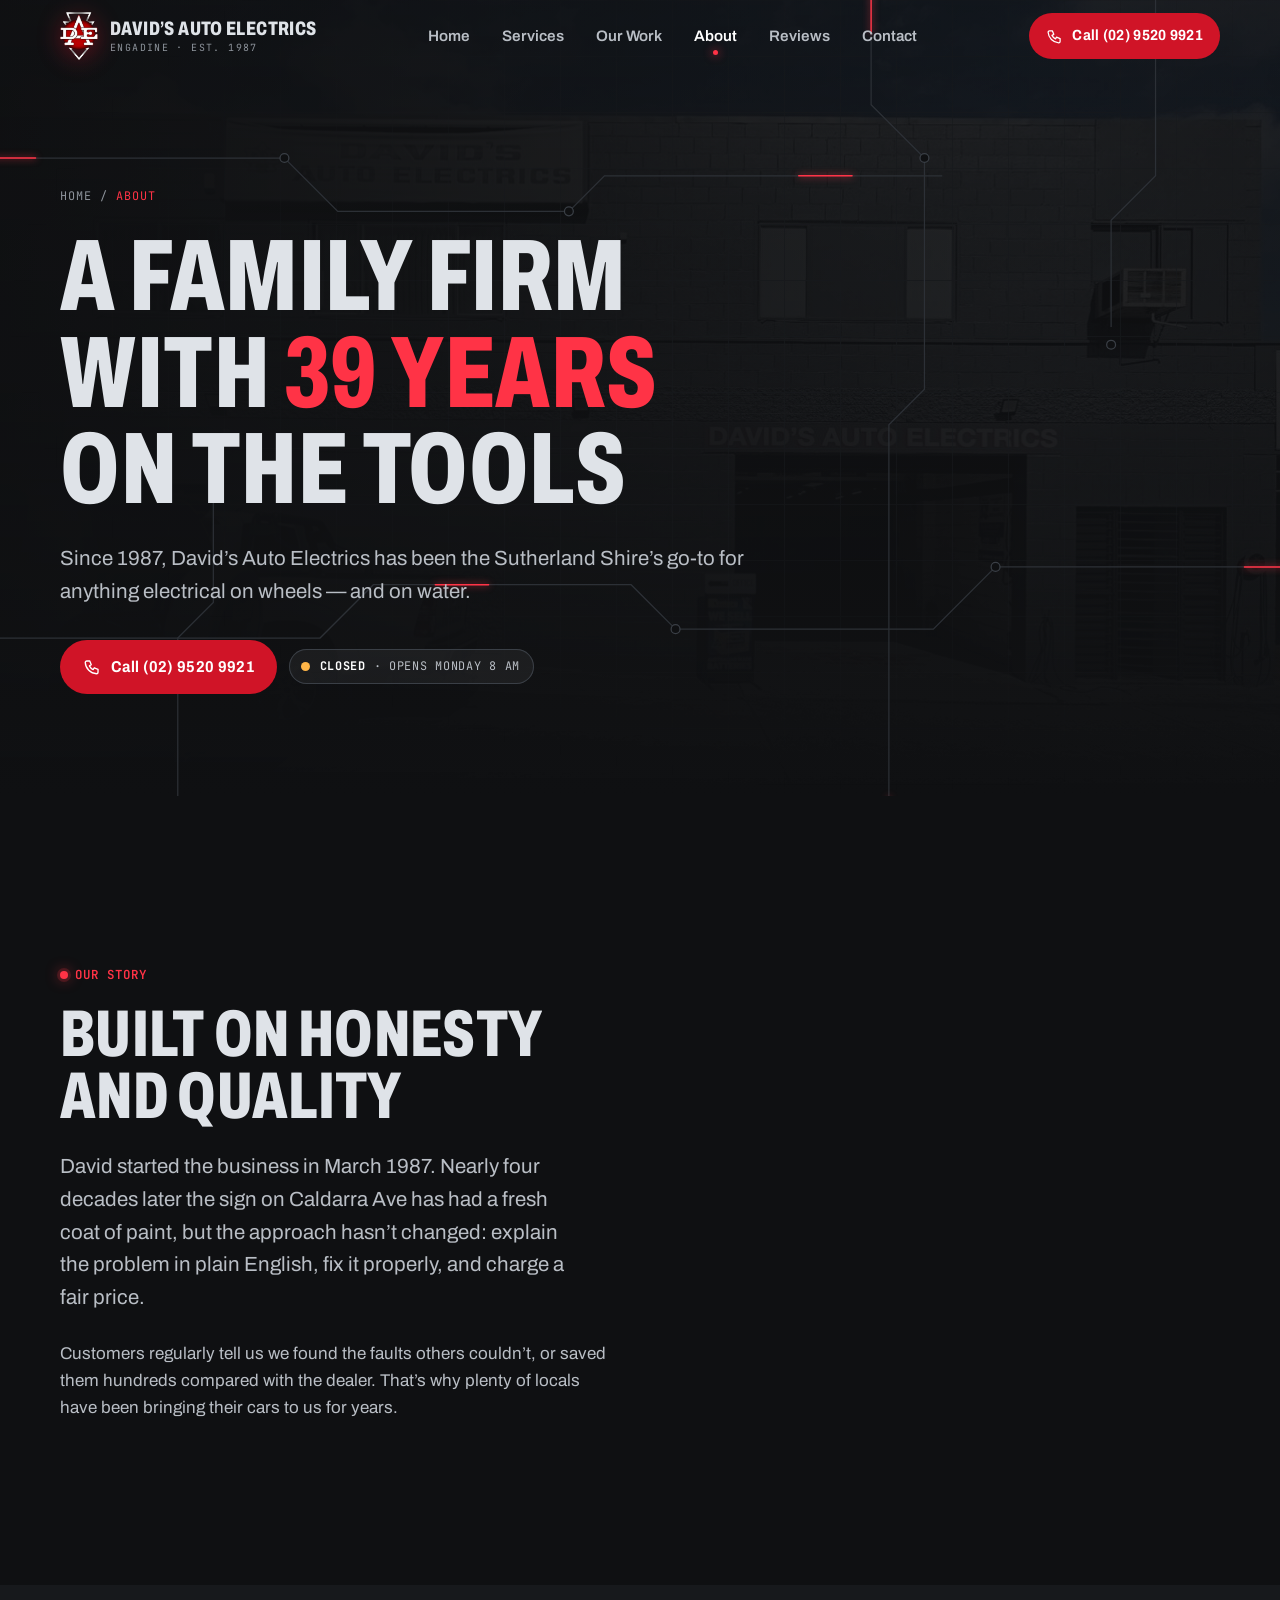
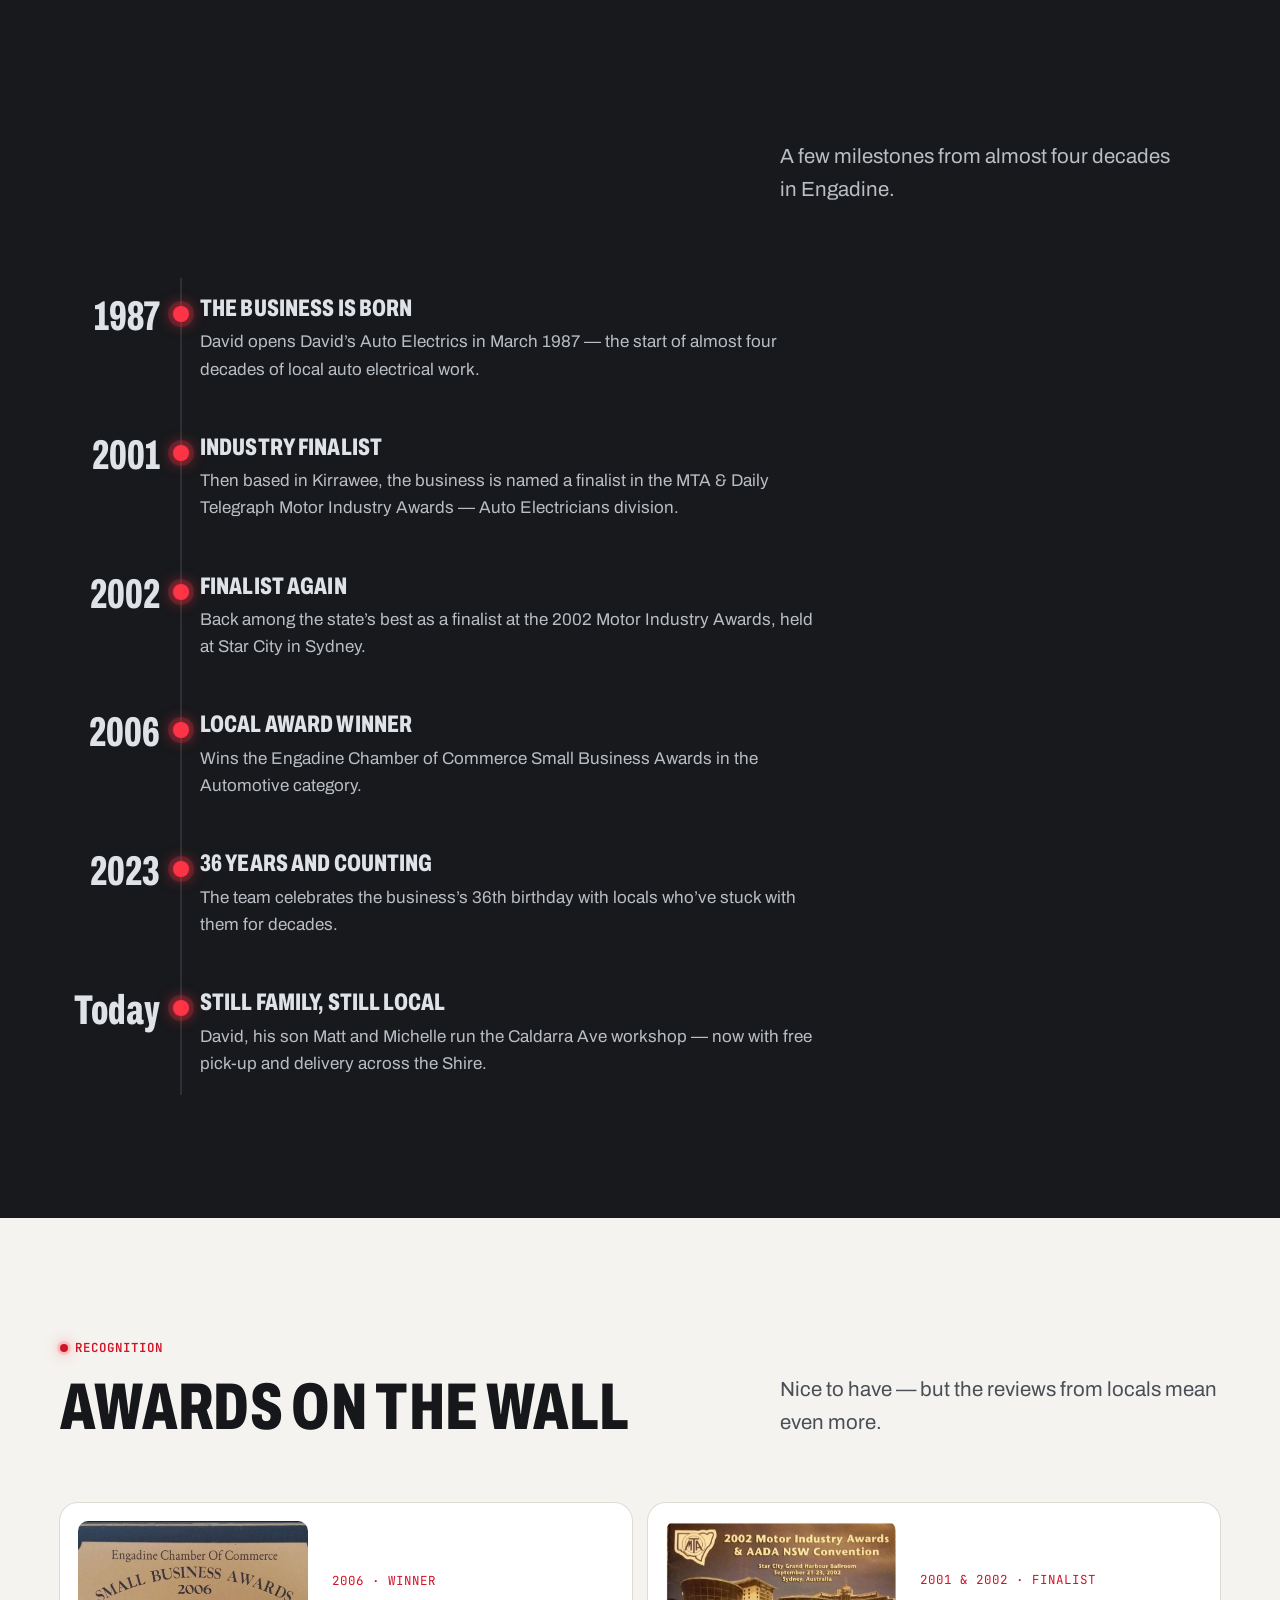
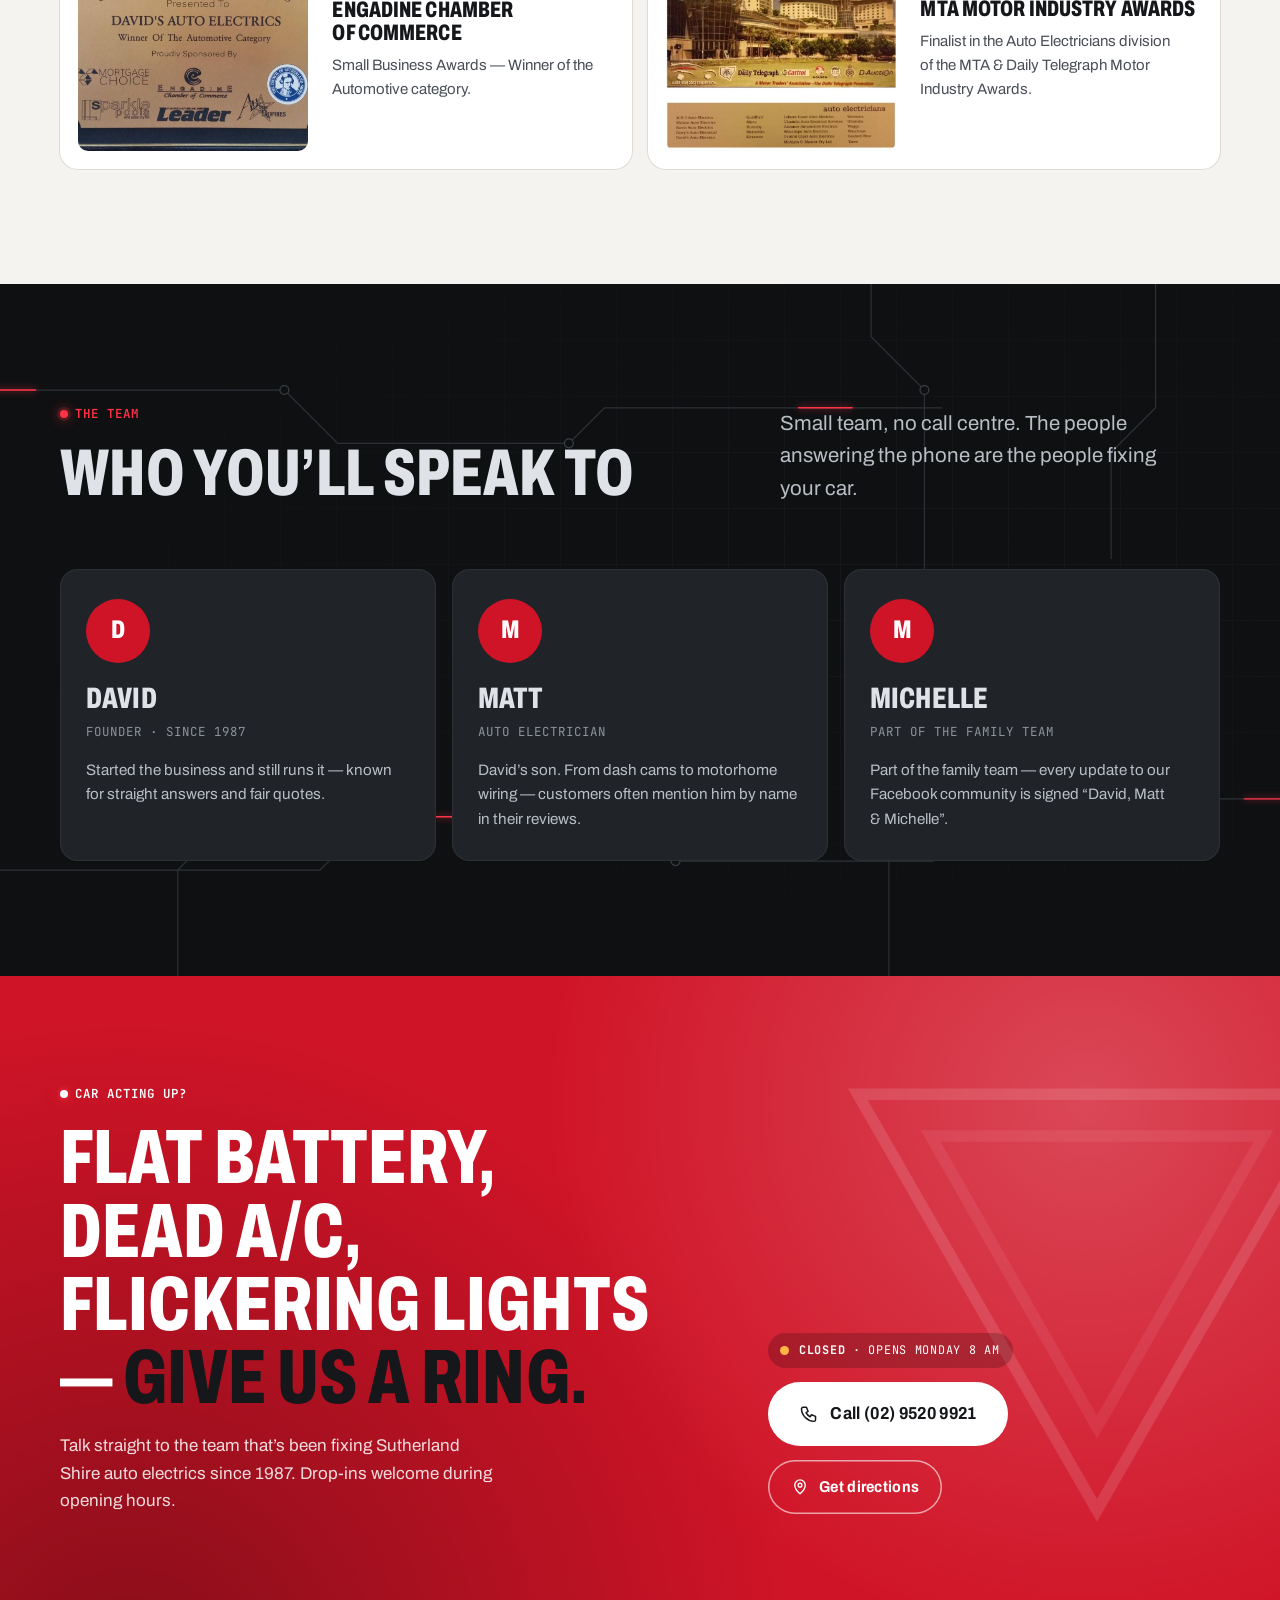
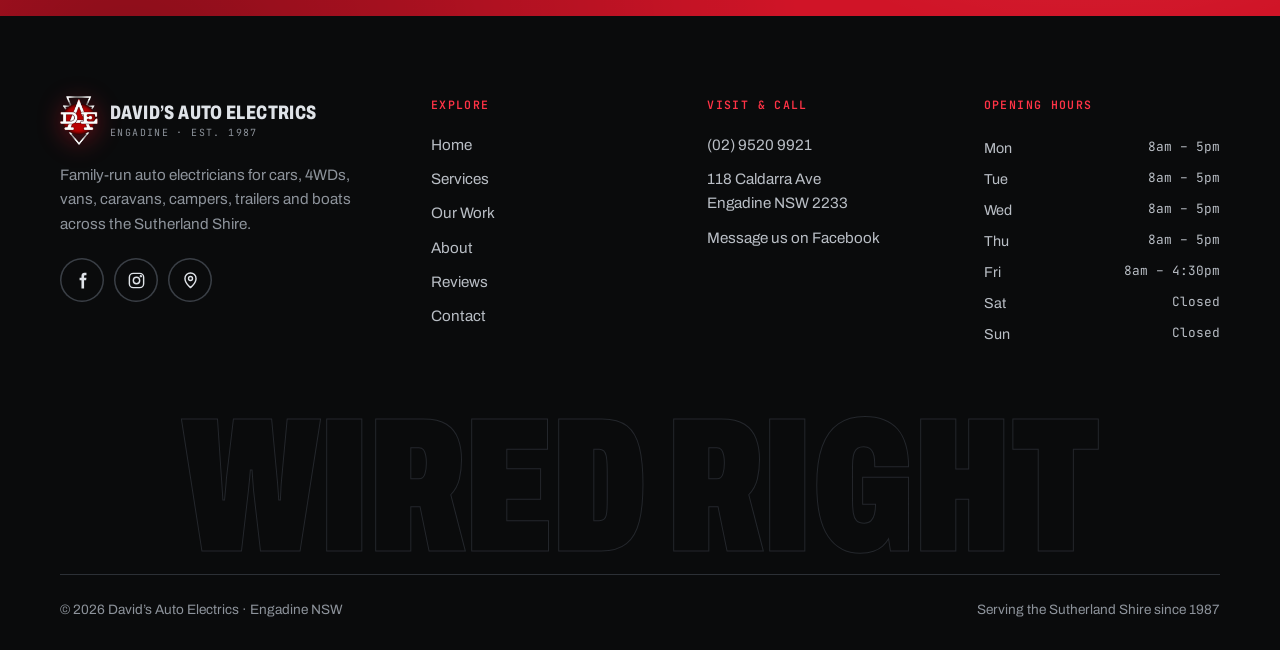
<file: about.html>
<!doctype html>
<html lang="en-AU">
<head>
<script src="site-safety.js"></script>
<meta charset="utf-8">
<meta name="viewport" content="width=device-width, initial-scale=1, viewport-fit=cover">
<meta name="robots" content="noindex, nofollow">
<title>About Us | David&#x27;s Auto Electrics — Since 1987</title>
<meta name="description" content="Family-owned auto electricians in Engadine since 1987. Award-winning, honest and local — meet David, Matt &amp; Michelle.">
<meta name="theme-color" content="#0f1012">
<link rel="icon" type="image/png" href="img/favicon.png">
<link rel="apple-touch-icon" href="img/apple-touch-icon.png">
<meta property="og:type" content="website">
<meta property="og:site_name" content="David's Auto Electrics">
<meta property="og:title" content="About Us | David&#x27;s Auto Electrics — Since 1987">
<meta property="og:description" content="Family-owned auto electricians in Engadine since 1987. Award-winning, honest and local — meet David, Matt &amp; Michelle.">

<meta property="og:image" content="https://konkos-design.github.io/davids-auto-electrics/img/og-image.jpg">
<meta property="og:image:width" content="1200">
<meta property="og:image:height" content="630">
<meta property="og:image:alt" content="David's Auto Electrics — Engadine auto electricians since 1987">
<meta property="og:locale" content="en_AU">
<meta name="twitter:card" content="summary_large_image">
<meta name="twitter:title" content="About Us | David&#x27;s Auto Electrics — Since 1987">
<meta name="twitter:description" content="Family-owned auto electricians in Engadine since 1987. Award-winning, honest and local — meet David, Matt &amp; Michelle.">
<meta name="twitter:image" content="https://konkos-design.github.io/davids-auto-electrics/img/og-image.jpg">
<link rel="preload" href="fonts/archivo.woff" as="font" type="font/woff" crossorigin>
<link rel="stylesheet" href="css/style.css">

<link rel="canonical" href="https://konkos-design.github.io/davids-auto-electrics/about.html">
<meta property="og:url" content="https://konkos-design.github.io/davids-auto-electrics/about.html">
<link rel="stylesheet" href="site-safety.css">
<script type="application/ld+json">{"@context": "https://schema.org", "@type": "AutoRepair", "name": "David’s Auto Electrics", "telephone": "+61295209921", "url": "https://konkos-design.github.io/davids-auto-electrics/"}</script>
</head>
<body>
<a class="skip" href="#main">Skip to content</a>
<header class="site-header">
  <div class="wrap nav">
    <a class="brand" href="index.html" aria-label="David's Auto Electrics home">
      <img src="img/logo-mark.png" alt="" width="38" height="49">
      <span class="brand-text"><span class="brand-name">David&rsquo;s Auto Electrics</span><span class="brand-sub">ENGADINE · EST. 1987</span></span>
    </a>
    <nav class="nav-links" aria-label="Main"><a href="index.html">Home</a><a href="services.html">Services</a><a href="work.html">Our Work</a><a href="about.html" aria-current="page">About</a><a href="reviews.html">Reviews</a><a href="contact.html">Contact</a></nav>
    <div class="nav-cta">
      <a class="btn" href="tel:+61295209921" data-magnetic><svg class="ico ico-phone" viewBox="0 0 24 24" fill="none" stroke="currentColor" stroke-width="1.8" stroke-linecap="round" stroke-linejoin="round"><path d="M5 4h4l2 5-2.5 1.5a11 11 0 0 0 5 5L15 13l5 2v4a2 2 0 0 1-2 2A16 16 0 0 1 3 6a2 2 0 0 1 2-2"/></svg><span>Call <span class="btn-text-long">(02) 9520 9921</span></span></a>
      <button class="burger" aria-label="Open menu" aria-expanded="false" aria-controls="mmenu"><span></span><span></span><span></span></button>
    </div>
  </div>
</header>
<div class="mmenu" id="mmenu" aria-hidden="true">
  <nav class="mmenu-links" aria-label="Mobile"><a href="index.html"><span class="mono">01</span>Home</a><a href="services.html"><span class="mono">02</span>Services</a><a href="work.html"><span class="mono">03</span>Our Work</a><a href="about.html" aria-current="page"><span class="mono">04</span>About</a><a href="reviews.html"><span class="mono">05</span>Reviews</a><a href="contact.html"><span class="mono">06</span>Contact</a></nav>
  <div class="mmenu-foot">
    <div class="status" data-status><i class="dot"></i><span>Checking hours…</span></div>
    <a class="btn btn--big" href="tel:+61295209921"><svg class="ico ico-phone" viewBox="0 0 24 24" fill="none" stroke="currentColor" stroke-width="1.8" stroke-linecap="round" stroke-linejoin="round"><path d="M5 4h4l2 5-2.5 1.5a11 11 0 0 0 5 5L15 13l5 2v4a2 2 0 0 1-2 2A16 16 0 0 1 3 6a2 2 0 0 1 2-2"/></svg><span>Call (02) 9520 9921</span></a>
    <p>118 Caldarra Ave, Engadine NSW 2233</p>
  </div>
</div>
<main id="main">

<section class="page-hero">
  <div class="bg" aria-hidden="true"><img width="1379" height="918" src="img/shopfront-wide.jpg" alt=""></div>
  <svg class="circuit" viewBox="0 0 1440 900" preserveAspectRatio="xMidYMid slice" aria-hidden="true">
  <path d="M-20 180H320l60 60h260l40-40h380"/><path class="live" d="M-20 180H320l60 60h260l40-40h380"/>
  <path d="M1460 640H1120l-70 70H760l-50-50H420l-60 60H-20"/><path class="live l2" d="M1460 640H1120l-70 70H760l-50-50H420l-60 60H-20"/>
  <path d="M980 -20v140l60 60v260l-40 40v460"/><path class="live l3" d="M980 -20v140l60 60v260l-40 40v460"/>
  <path d="M200 920V720l40-40V520"/><path d="M1300 -20v220l-50 50v120"/>
  <circle cx="320" cy="180" r="5"/><circle cx="640" cy="240" r="5"/><circle cx="1120" cy="640" r="5"/><circle cx="760" cy="710" r="5"/><circle cx="1040" cy="180" r="5"/><circle cx="240" cy="520" r="5"/><circle cx="1250" cy="390" r="5"/>
</svg><div class="grid-bg" aria-hidden="true"></div>
  <div class="wrap">
    <nav class="crumbs rv" aria-label="Breadcrumb"><a href="index.html">Home</a><span aria-hidden="true">/</span><span aria-current="page">About</span></nav>
    <h1 data-split>A family firm with <span class='red'><span data-years>39</span> years</span> on the tools</h1>
    <p class="lead rv" style="--d:.25s">Since 1987, David&rsquo;s Auto Electrics has been the Sutherland Shire&rsquo;s go-to for anything electrical on wheels — and on water.</p>
    <div class="hero-actions rv" style="--d:.35s"><a class="btn" href="tel:+61295209921" data-magnetic><svg class="ico ico-phone" viewBox="0 0 24 24" fill="none" stroke="currentColor" stroke-width="1.8" stroke-linecap="round" stroke-linejoin="round"><path d="M5 4h4l2 5-2.5 1.5a11 11 0 0 0 5 5L15 13l5 2v4a2 2 0 0 1-2 2A16 16 0 0 1 3 6a2 2 0 0 1 2-2"/></svg><span>Call (02) 9520 9921</span></a><div class="status" data-status style="align-self:center"><i class="dot"></i><span>Checking hours…</span></div></div>
  </div>
</section>
<section class="section" aria-labelledby="story-h">
  <div class="wrap split">
    <div class="split-copy">
      <span class="kicker rv">Our story</span>
      <h2 id="story-h" data-split>Built on honesty and quality</h2>
      <p class="lead rv">David started the business in March 1987. Nearly four decades later the sign on Caldarra Ave has had a fresh coat of paint, but the approach hasn&rsquo;t changed: explain the problem in plain English, fix it properly, and charge a fair price.</p>
      <p class="rv" style="color:var(--fog);margin-top:16px">Customers regularly tell us we found the faults others couldn&rsquo;t, or saved them hundreds compared with the dealer. That&rsquo;s why plenty of locals have been bringing their cars to us for years.</p>
    </div>
    <div class="collage">
      <figure class="c1 rv-clip"><img width="1440" height="780" src="img/shopfront-old.jpg" alt="The workshop before its recent repaint" loading="lazy"><figcaption>The workshop · before the repaint</figcaption></figure>
      <figure class="c2 rv-clip" style="--d:.1s"><img width="505" height="918" src="img/workbench.jpg" alt="Technician at the workbench" loading="lazy"></figure>
      <figure class="c3 rv-clip" style="--d:.2s"><img width="516" height="918" src="img/jeep-wiring.jpg" alt="Wiring a Jeep light bar" loading="lazy"></figure>
      <figure class="c4 rv-clip" style="--d:.3s"><img width="516" height="918" src="img/test-bench.jpg" alt="Starter and alternator test bench" loading="lazy"></figure>
      <figure class="c5 rv-clip" style="--d:.4s"><img width="505" height="918" src="img/caravan-roof.jpg" alt="Working on a caravan roof" loading="lazy"></figure>
    </div>
  </div>
</section>
<section class="section section--graphite" aria-labelledby="tl-h">
  <div class="wrap">
    <div class="sec-head"><div><span class="kicker rv">Timeline</span><h2 id="tl-h" data-split>1987 → today</h2></div><p class="lead rv">A few milestones from almost four decades in Engadine.</p></div>
    <div class="timeline"><span class="prog" aria-hidden="true"></span><div class="tl"><div class="yr rv">1987</div><div class="rv" style="--d:.1s"><h3>The business is born</h3><p>David opens David&rsquo;s Auto Electrics in March 1987 — the start of almost four decades of local auto electrical work.</p></div></div><div class="tl"><div class="yr rv">2001</div><div class="rv" style="--d:.1s"><h3>Industry finalist</h3><p>Then based in Kirrawee, the business is named a finalist in the MTA &amp; Daily Telegraph Motor Industry Awards — Auto Electricians division.</p></div></div><div class="tl"><div class="yr rv">2002</div><div class="rv" style="--d:.1s"><h3>Finalist again</h3><p>Back among the state&rsquo;s best as a finalist at the 2002 Motor Industry Awards, held at Star City in Sydney.</p></div></div><div class="tl"><div class="yr rv">2006</div><div class="rv" style="--d:.1s"><h3>Local award winner</h3><p>Wins the Engadine Chamber of Commerce Small Business Awards in the Automotive category.</p></div></div><div class="tl"><div class="yr rv">2023</div><div class="rv" style="--d:.1s"><h3>36 years and counting</h3><p>The team celebrates the business&rsquo;s 36th birthday with locals who&rsquo;ve stuck with them for decades.</p></div></div><div class="tl"><div class="yr rv">Today</div><div class="rv" style="--d:.1s"><h3>Still family, still local</h3><p>David, his son Matt and Michelle run the Caldarra Ave workshop — now with free pick-up and delivery across the Shire.</p></div></div></div>
  </div>
</section>
<section class="section section--light" aria-labelledby="aw-h">
  <div class="wrap">
    <div class="sec-head"><div><span class="kicker rv">Recognition</span><h2 id="aw-h" data-split>Awards on the wall</h2></div><p class="lead rv">Nice to have — but the reviews from locals mean even more.</p></div>
    <div class="awards">
      <div class="award rv"><img width="1120" height="880" src="img/award-2006.jpg" alt="Engadine Chamber of Commerce Small Business Awards 2006 plaque" loading="lazy"><div><span class="mono">2006 · Winner</span><h3>Engadine Chamber of Commerce</h3><p>Small Business Awards — Winner of the Automotive category.</p></div></div>
      <div class="award rv" style="--d:.1s"><img width="737" height="737" src="img/award-mta-2002.jpg" alt="2002 Motor Industry Awards program listing David's Auto Electrics" loading="lazy"><div><span class="mono">2001 &amp; 2002 · Finalist</span><h3>MTA Motor Industry Awards</h3><p>Finalist in the Auto Electricians division of the MTA &amp; Daily Telegraph Motor Industry Awards.</p></div></div>
    </div>
  </div>
</section>
<section class="section" aria-labelledby="team-h">
  <svg class="circuit" viewBox="0 0 1440 900" preserveAspectRatio="xMidYMid slice" aria-hidden="true">
  <path d="M-20 180H320l60 60h260l40-40h380"/><path class="live" d="M-20 180H320l60 60h260l40-40h380"/>
  <path d="M1460 640H1120l-70 70H760l-50-50H420l-60 60H-20"/><path class="live l2" d="M1460 640H1120l-70 70H760l-50-50H420l-60 60H-20"/>
  <path d="M980 -20v140l60 60v260l-40 40v460"/><path class="live l3" d="M980 -20v140l60 60v260l-40 40v460"/>
  <path d="M200 920V720l40-40V520"/><path d="M1300 -20v220l-50 50v120"/>
  <circle cx="320" cy="180" r="5"/><circle cx="640" cy="240" r="5"/><circle cx="1120" cy="640" r="5"/><circle cx="760" cy="710" r="5"/><circle cx="1040" cy="180" r="5"/><circle cx="240" cy="520" r="5"/><circle cx="1250" cy="390" r="5"/>
</svg><div class="grid-bg" aria-hidden="true"></div>
  <div class="wrap">
    <div class="sec-head"><div><span class="kicker rv">The team</span><h2 id="team-h" data-split>Who you&rsquo;ll speak to</h2></div><p class="lead rv">Small team, no call centre. The people answering the phone are the people fixing your car.</p></div>
    <div class="team">
      <div class="member rv"><div class="init">D</div><h3>David</h3><span class="mono">Founder · since 1987</span><p>Started the business and still runs it — known for straight answers and fair quotes.</p></div>
      <div class="member rv" style="--d:.08s"><div class="init">M</div><h3>Matt</h3><span class="mono">Auto electrician</span><p>David&rsquo;s son. From dash cams to motorhome wiring — customers often mention him by name in their reviews.</p></div>
      <div class="member rv" style="--d:.16s"><div class="init">M</div><h3>Michelle</h3><span class="mono">Part of the family team</span><p>Part of the family team — every update to our Facebook community is signed &ldquo;David, Matt &amp; Michelle&rdquo;.</p></div>
    </div>
  </div>
</section>
<section class="cta-band" aria-labelledby="cta-h">
  <div class="tri" aria-hidden="true"><svg viewBox="0 0 100 92" fill="none" stroke="currentColor" stroke-width="2.2"><path d="M50 88 4 8h92z"/><path d="M50 72 18 16h64z" opacity=".55"/></svg></div>
  <div class="wrap cta-inner">
    <div class="rv">
      <span class="kicker" style="color:#fff">Car acting up?</span>
      <h2 id="cta-h">Flat battery, dead A/C, flickering lights — <span style="color:var(--text-dark)">give us a ring.</span></h2>
      <p>Talk straight to the team that&rsquo;s been fixing Sutherland Shire auto electrics since 1987. Drop-ins welcome during opening hours.</p>
    </div>
    <div class="cta-side rv" style="--d:.15s">
      <div class="status" data-status><i class="dot"></i><span>Checking hours…</span></div>
      <a class="btn btn--big btn-pulse" href="tel:+61295209921" data-magnetic><svg class="ico ico-phone" viewBox="0 0 24 24" fill="none" stroke="currentColor" stroke-width="1.8" stroke-linecap="round" stroke-linejoin="round"><path d="M5 4h4l2 5-2.5 1.5a11 11 0 0 0 5 5L15 13l5 2v4a2 2 0 0 1-2 2A16 16 0 0 1 3 6a2 2 0 0 1 2-2"/></svg><span>Call (02) 9520 9921</span></a>
      <a class="btn btn--ghost" href="https://www.google.com/maps/dir/?api=1&destination=David%27s+Auto+Electrics%2C+118+Caldarra+Ave%2C+Engadine+NSW+2233&destination_place_id=ChIJ5QHTHm3BEmsRJOE-9l5YPAo" target="_blank" rel="noopener"><svg class="ico" viewBox="0 0 24 24" fill="none" stroke="currentColor" stroke-width="1.8" stroke-linecap="round" stroke-linejoin="round"><path d="M12 21s-7-6.2-7-11.5A7 7 0 0 1 19 9.5C19 14.8 12 21 12 21z"/><circle cx="12" cy="9.5" r="2.5"/></svg><span>Get directions</span></a>
    </div>
  </div>
</section>

</main>
<footer class="site-footer">
  <div class="wrap">
    <div class="foot-grid">
      <div class="foot-brand">
        <a class="brand" href="index.html"><img src="img/logo-mark.png" alt="" width="38" height="49"><span class="brand-text"><span class="brand-name">David&rsquo;s Auto Electrics</span><span class="brand-sub">ENGADINE · EST. 1987</span></span></a>
        <p>Family-run auto electricians for cars, 4WDs, vans, caravans, campers, trailers and boats across the Sutherland Shire.</p>
        <div class="socials"><a href="https://www.facebook.com/davidsautoelectrics" target="_blank" rel="noopener" aria-label="Facebook"><svg viewBox="0 0 24 24" fill="currentColor"><path d="M14 8.5V6.8c0-.8.5-1.3 1.3-1.3H17V2.3h-2.6C11.7 2.3 10.7 4 10.7 6.4v2.1H8.3v3.2h2.4V22H14V11.7h2.6l.4-3.2z"/></svg></a><a href="https://www.instagram.com/davidsautoelec/" target="_blank" rel="noopener" aria-label="Instagram"><svg viewBox="0 0 24 24" fill="none" stroke="currentColor" stroke-width="1.8" stroke-linecap="round" stroke-linejoin="round"><rect x="3" y="3" width="18" height="18" rx="5"/><circle cx="12" cy="12" r="4"/><circle cx="17.5" cy="6.5" r=".6" fill="currentColor"/></svg></a><a href="https://www.google.com/maps/place/?q=place_id:ChIJ5QHTHm3BEmsRJOE-9l5YPAo" target="_blank" rel="noopener" aria-label="Google Maps"><svg class="ico" viewBox="0 0 24 24" fill="none" stroke="currentColor" stroke-width="1.8" stroke-linecap="round" stroke-linejoin="round"><path d="M12 21s-7-6.2-7-11.5A7 7 0 0 1 19 9.5C19 14.8 12 21 12 21z"/><circle cx="12" cy="9.5" r="2.5"/></svg></a></div>
      </div>
      <div><h4>Explore</h4><ul class="foot-links"><li><a href="index.html">Home</a></li><li><a href="services.html">Services</a></li><li><a href="work.html">Our Work</a></li><li><a href="about.html">About</a></li><li><a href="reviews.html">Reviews</a></li><li><a href="contact.html">Contact</a></li></ul></div>
      <div><h4>Visit &amp; call</h4><ul class="foot-links"><li><a href="tel:+61295209921">(02) 9520 9921</a></li><li><a href="https://www.google.com/maps/place/?q=place_id:ChIJ5QHTHm3BEmsRJOE-9l5YPAo" target="_blank" rel="noopener">118 Caldarra Ave<br>Engadine NSW 2233</a></li><li><a href="https://www.facebook.com/davidsautoelectrics" target="_blank" rel="noopener">Message us on Facebook</a></li></ul></div>
      <div><h4>Opening hours</h4><ul class="foot-hours"><li><span>Mon</span><span>8am – 5pm</span></li><li><span>Tue</span><span>8am – 5pm</span></li><li><span>Wed</span><span>8am – 5pm</span></li><li><span>Thu</span><span>8am – 5pm</span></li><li><span>Fri</span><span>8am – 4:30pm</span></li><li><span>Sat</span><span>Closed</span></li><li><span>Sun</span><span>Closed</span></li></ul></div>
    </div>
    <div class="foot-word" aria-hidden="true">Wired right</div>
    <div class="foot-bottom"><span>&copy; <span data-year>2026</span> David&rsquo;s Auto Electrics · Engadine NSW</span><span>Serving the Sutherland Shire since 1987</span></div>
  </div>
</footer>
<div class="callbar" aria-label="Quick contact">
  <a class="btn" href="tel:+61295209921"><svg class="ico ico-phone" viewBox="0 0 24 24" fill="none" stroke="currentColor" stroke-width="1.8" stroke-linecap="round" stroke-linejoin="round"><path d="M5 4h4l2 5-2.5 1.5a11 11 0 0 0 5 5L15 13l5 2v4a2 2 0 0 1-2 2A16 16 0 0 1 3 6a2 2 0 0 1 2-2"/></svg><span>Call (02) 9520 9921</span></a>
  <a class="icon-btn" href="https://www.google.com/maps/dir/?api=1&destination=David%27s+Auto+Electrics%2C+118+Caldarra+Ave%2C+Engadine+NSW+2233&destination_place_id=ChIJ5QHTHm3BEmsRJOE-9l5YPAo" target="_blank" rel="noopener" aria-label="Directions"><svg  viewBox="0 0 24 24" fill="none" stroke="currentColor" stroke-width="1.8" stroke-linecap="round" stroke-linejoin="round"><path d="M12 21s-7-6.2-7-11.5A7 7 0 0 1 19 9.5C19 14.8 12 21 12 21z"/><circle cx="12" cy="9.5" r="2.5"/></svg></a>
</div>
<script src="js/main.js"></script>
</body>
</html>
</file>
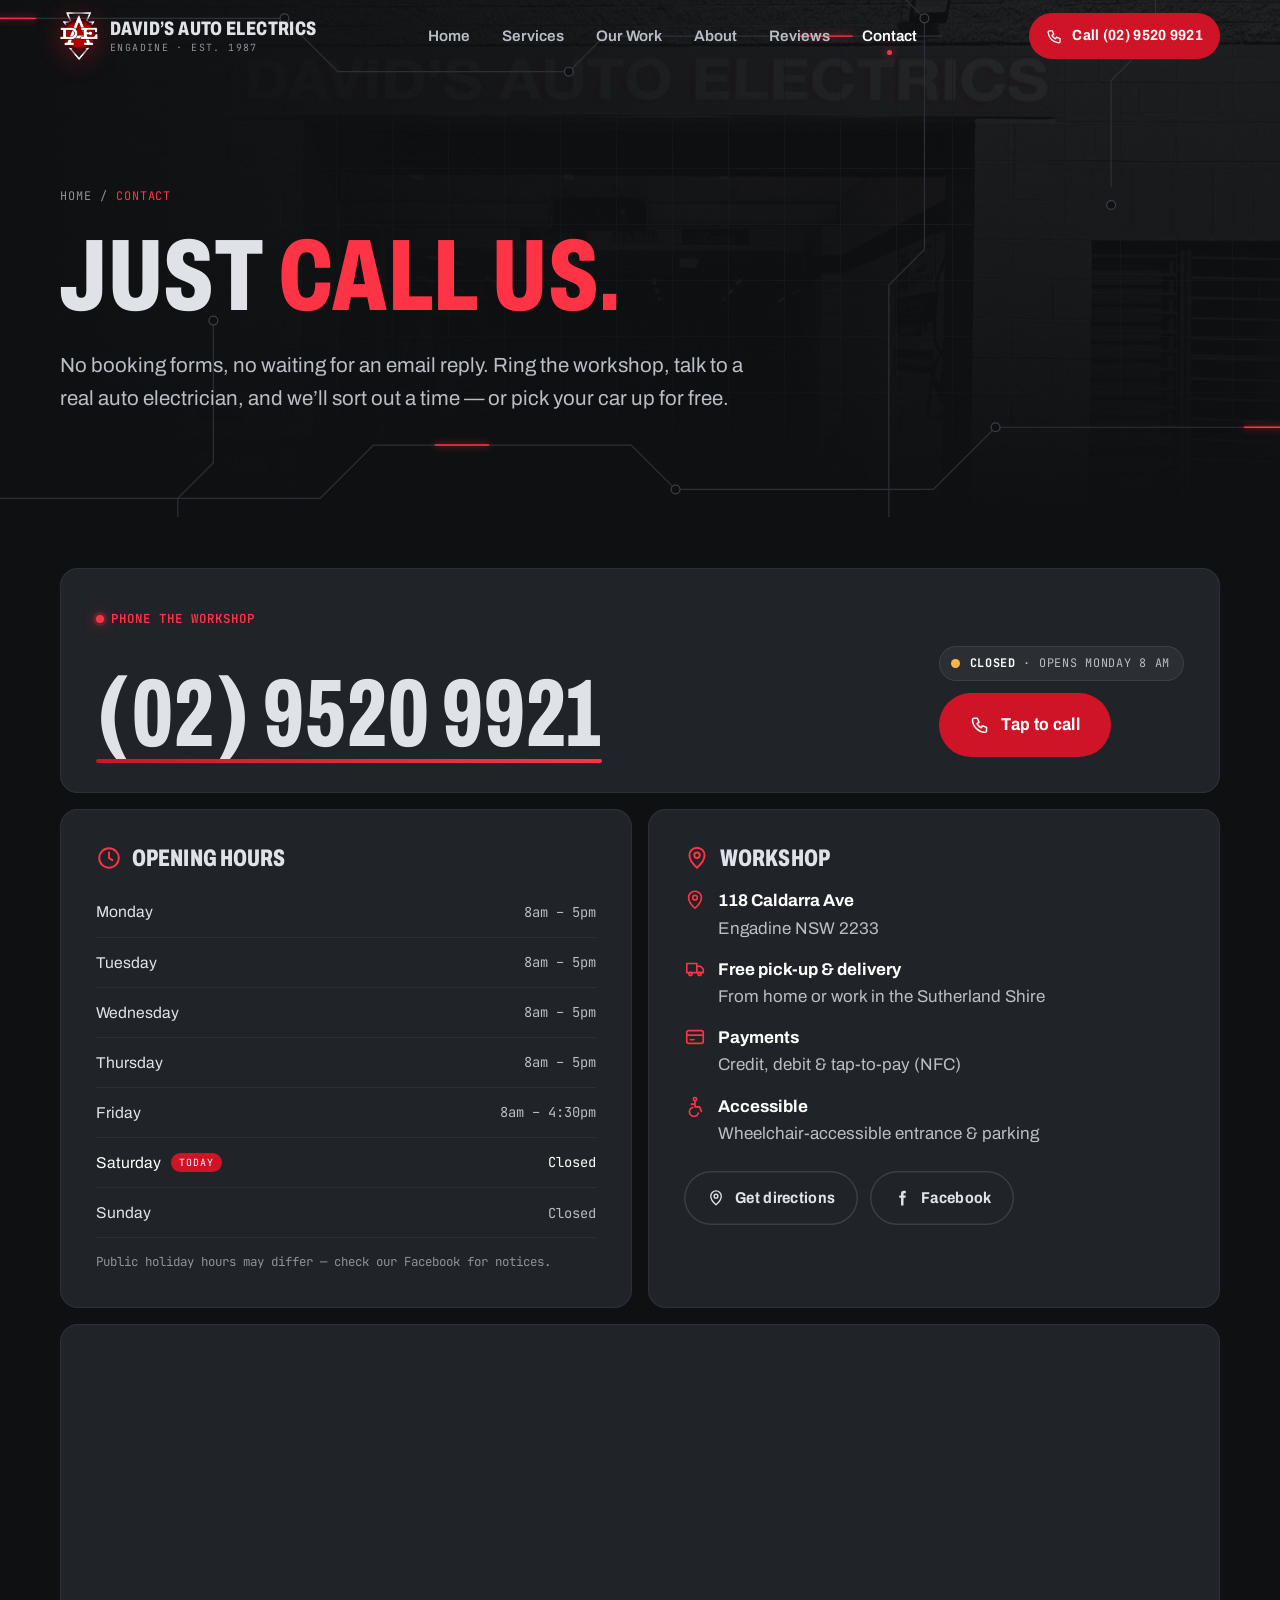
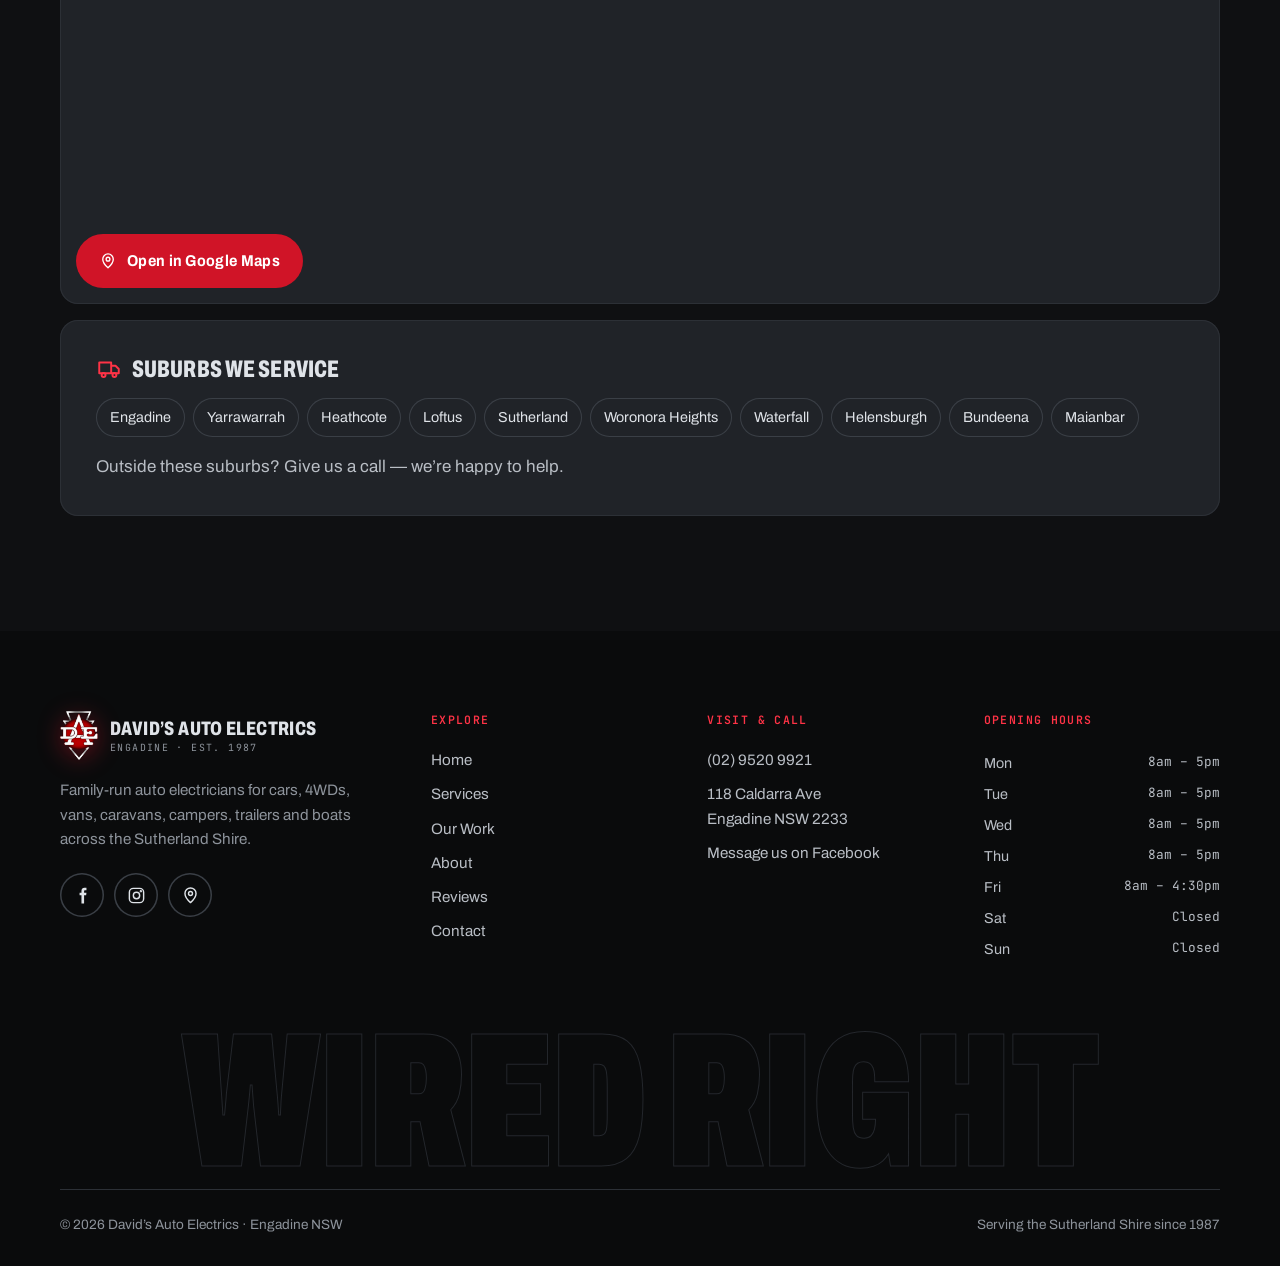
<file: contact.html>
<!doctype html>
<html lang="en-AU">
<head>
<script src="site-safety.js"></script>
<meta charset="utf-8">
<meta name="viewport" content="width=device-width, initial-scale=1, viewport-fit=cover">
<meta name="robots" content="noindex, nofollow">
<title>Contact | David&#x27;s Auto Electrics — (02) 9520 9921</title>
<meta name="description" content="Call David&#x27;s Auto Electrics on (02) 9520 9921. 118 Caldarra Ave, Engadine NSW 2233. Open Mon–Thu 8–5, Fri 8–4:30. Free pick-up in the Sutherland Shire.">
<meta name="theme-color" content="#0f1012">
<link rel="icon" type="image/png" href="img/favicon.png">
<link rel="apple-touch-icon" href="img/apple-touch-icon.png">
<meta property="og:type" content="website">
<meta property="og:site_name" content="David's Auto Electrics">
<meta property="og:title" content="Contact | David&#x27;s Auto Electrics — (02) 9520 9921">
<meta property="og:description" content="Call David&#x27;s Auto Electrics on (02) 9520 9921. 118 Caldarra Ave, Engadine NSW 2233. Open Mon–Thu 8–5, Fri 8–4:30. Free pick-up in the Sutherland Shire.">

<meta property="og:image" content="https://konkos-design.github.io/davids-auto-electrics/img/og-image.jpg">
<meta property="og:image:width" content="1200">
<meta property="og:image:height" content="630">
<meta property="og:image:alt" content="David's Auto Electrics — Engadine auto electricians since 1987">
<meta property="og:locale" content="en_AU">
<meta name="twitter:card" content="summary_large_image">
<meta name="twitter:title" content="Contact | David&#x27;s Auto Electrics — (02) 9520 9921">
<meta name="twitter:description" content="Call David&#x27;s Auto Electrics on (02) 9520 9921. 118 Caldarra Ave, Engadine NSW 2233. Open Mon–Thu 8–5, Fri 8–4:30. Free pick-up in the Sutherland Shire.">
<meta name="twitter:image" content="https://konkos-design.github.io/davids-auto-electrics/img/og-image.jpg">
<link rel="preload" href="fonts/archivo.woff" as="font" type="font/woff" crossorigin>
<link rel="stylesheet" href="css/style.css">

<link rel="canonical" href="https://konkos-design.github.io/davids-auto-electrics/contact.html">
<meta property="og:url" content="https://konkos-design.github.io/davids-auto-electrics/contact.html">
<link rel="stylesheet" href="site-safety.css">
<script type="application/ld+json">{"@context": "https://schema.org", "@type": "AutoRepair", "name": "David’s Auto Electrics", "telephone": "+61295209921", "url": "https://konkos-design.github.io/davids-auto-electrics/"}</script>
</head>
<body>
<a class="skip" href="#main">Skip to content</a>
<header class="site-header">
  <div class="wrap nav">
    <a class="brand" href="index.html" aria-label="David's Auto Electrics home">
      <img src="img/logo-mark.png" alt="" width="38" height="49">
      <span class="brand-text"><span class="brand-name">David&rsquo;s Auto Electrics</span><span class="brand-sub">ENGADINE · EST. 1987</span></span>
    </a>
    <nav class="nav-links" aria-label="Main"><a href="index.html">Home</a><a href="services.html">Services</a><a href="work.html">Our Work</a><a href="about.html">About</a><a href="reviews.html">Reviews</a><a href="contact.html" aria-current="page">Contact</a></nav>
    <div class="nav-cta">
      <a class="btn" href="tel:+61295209921" data-magnetic><svg class="ico ico-phone" viewBox="0 0 24 24" fill="none" stroke="currentColor" stroke-width="1.8" stroke-linecap="round" stroke-linejoin="round"><path d="M5 4h4l2 5-2.5 1.5a11 11 0 0 0 5 5L15 13l5 2v4a2 2 0 0 1-2 2A16 16 0 0 1 3 6a2 2 0 0 1 2-2"/></svg><span>Call <span class="btn-text-long">(02) 9520 9921</span></span></a>
      <button class="burger" aria-label="Open menu" aria-expanded="false" aria-controls="mmenu"><span></span><span></span><span></span></button>
    </div>
  </div>
</header>
<div class="mmenu" id="mmenu" aria-hidden="true">
  <nav class="mmenu-links" aria-label="Mobile"><a href="index.html"><span class="mono">01</span>Home</a><a href="services.html"><span class="mono">02</span>Services</a><a href="work.html"><span class="mono">03</span>Our Work</a><a href="about.html"><span class="mono">04</span>About</a><a href="reviews.html"><span class="mono">05</span>Reviews</a><a href="contact.html" aria-current="page"><span class="mono">06</span>Contact</a></nav>
  <div class="mmenu-foot">
    <div class="status" data-status><i class="dot"></i><span>Checking hours…</span></div>
    <a class="btn btn--big" href="tel:+61295209921"><svg class="ico ico-phone" viewBox="0 0 24 24" fill="none" stroke="currentColor" stroke-width="1.8" stroke-linecap="round" stroke-linejoin="round"><path d="M5 4h4l2 5-2.5 1.5a11 11 0 0 0 5 5L15 13l5 2v4a2 2 0 0 1-2 2A16 16 0 0 1 3 6a2 2 0 0 1 2-2"/></svg><span>Call (02) 9520 9921</span></a>
    <p>118 Caldarra Ave, Engadine NSW 2233</p>
  </div>
</div>
<main id="main">

<section class="page-hero">
  <div class="bg" aria-hidden="true"><img width="1444" height="918" src="img/shopfront-entrance.jpg" alt=""></div>
  <svg class="circuit" viewBox="0 0 1440 900" preserveAspectRatio="xMidYMid slice" aria-hidden="true">
  <path d="M-20 180H320l60 60h260l40-40h380"/><path class="live" d="M-20 180H320l60 60h260l40-40h380"/>
  <path d="M1460 640H1120l-70 70H760l-50-50H420l-60 60H-20"/><path class="live l2" d="M1460 640H1120l-70 70H760l-50-50H420l-60 60H-20"/>
  <path d="M980 -20v140l60 60v260l-40 40v460"/><path class="live l3" d="M980 -20v140l60 60v260l-40 40v460"/>
  <path d="M200 920V720l40-40V520"/><path d="M1300 -20v220l-50 50v120"/>
  <circle cx="320" cy="180" r="5"/><circle cx="640" cy="240" r="5"/><circle cx="1120" cy="640" r="5"/><circle cx="760" cy="710" r="5"/><circle cx="1040" cy="180" r="5"/><circle cx="240" cy="520" r="5"/><circle cx="1250" cy="390" r="5"/>
</svg><div class="grid-bg" aria-hidden="true"></div>
  <div class="wrap">
    <nav class="crumbs rv" aria-label="Breadcrumb"><a href="index.html">Home</a><span aria-hidden="true">/</span><span aria-current="page">Contact</span></nav>
    <h1 data-split>Just <span class='red'>call us.</span></h1>
    <p class="lead rv" style="--d:.25s">No booking forms, no waiting for an email reply. Ring the workshop, talk to a real auto electrician, and we&rsquo;ll sort out a time — or pick your car up for free.</p>
    
  </div>
</section>
<section class="section" style="padding-top:clamp(30px,4vw,60px)" aria-label="Contact details">
  <div class="wrap">
    <div class="contact-grid">
      <div class="cbox rv" style="grid-column:1/-1">
        <span class="kicker">Phone the workshop</span>
        <div style="display:flex;flex-wrap:wrap;align-items:flex-end;justify-content:space-between;gap:24px">
          <a class="phone-xl" href="tel:+61295209921">(02) 9520 9921</a>
          <div style="display:grid;gap:12px;justify-items:start"><div class="status" data-status><i class="dot"></i><span>Checking hours…</span></div><a class="btn btn--big btn-pulse" href="tel:+61295209921" data-magnetic><svg class="ico ico-phone" viewBox="0 0 24 24" fill="none" stroke="currentColor" stroke-width="1.8" stroke-linecap="round" stroke-linejoin="round"><path d="M5 4h4l2 5-2.5 1.5a11 11 0 0 0 5 5L15 13l5 2v4a2 2 0 0 1-2 2A16 16 0 0 1 3 6a2 2 0 0 1 2-2"/></svg><span>Tap to call</span></a></div>
        </div>
      </div>
      <div class="cbox rv">
        <h3><svg  viewBox="0 0 24 24" fill="none" stroke="currentColor" stroke-width="1.8" stroke-linecap="round" stroke-linejoin="round"><circle cx="12" cy="12" r="9"/><path d="M12 7v5l3 2"/></svg>Opening hours</h3>
        <table class="hours"><tbody><tr data-day="1"><td>Monday</td><td>8am – 5pm</td></tr><tr data-day="2"><td>Tuesday</td><td>8am – 5pm</td></tr><tr data-day="3"><td>Wednesday</td><td>8am – 5pm</td></tr><tr data-day="4"><td>Thursday</td><td>8am – 5pm</td></tr><tr data-day="5"><td>Friday</td><td>8am – 4:30pm</td></tr><tr data-day="6"><td>Saturday</td><td>Closed</td></tr><tr data-day="0"><td>Sunday</td><td>Closed</td></tr></tbody></table>
        <p class="mono" style="color:var(--mute);margin-top:14px;text-transform:none;letter-spacing:0">Public holiday hours may differ — check our Facebook for notices.</p>
      </div>
      <div class="cbox rv" style="--d:.08s">
        <h3><svg  viewBox="0 0 24 24" fill="none" stroke="currentColor" stroke-width="1.8" stroke-linecap="round" stroke-linejoin="round"><path d="M12 21s-7-6.2-7-11.5A7 7 0 0 1 19 9.5C19 14.8 12 21 12 21z"/><circle cx="12" cy="9.5" r="2.5"/></svg>Workshop</h3>
        <ul class="info-list">
          <li><svg  viewBox="0 0 24 24" fill="none" stroke="currentColor" stroke-width="1.8" stroke-linecap="round" stroke-linejoin="round"><path d="M12 21s-7-6.2-7-11.5A7 7 0 0 1 19 9.5C19 14.8 12 21 12 21z"/><circle cx="12" cy="9.5" r="2.5"/></svg><span><b>118 Caldarra Ave</b><br>Engadine NSW 2233</span></li>
          <li><svg  viewBox="0 0 24 24" fill="none" stroke="currentColor" stroke-width="1.8" stroke-linecap="round" stroke-linejoin="round"><path d="M3 6h11v10H3zM14 9h4l3 3v4h-7"/><circle cx="7" cy="17.5" r="1.8"/><circle cx="17" cy="17.5" r="1.8"/></svg><span><b>Free pick-up &amp; delivery</b><br>From home or work in the Sutherland Shire</span></li>
          <li><svg  viewBox="0 0 24 24" fill="none" stroke="currentColor" stroke-width="1.8" stroke-linecap="round" stroke-linejoin="round"><rect x="3" y="5" width="18" height="14" rx="2"/><path d="M3 10h18M7 15h4"/></svg><span><b>Payments</b><br>Credit, debit &amp; tap-to-pay (NFC)</span></li>
          <li><svg  viewBox="0 0 24 24" fill="none" stroke="currentColor" stroke-width="1.8" stroke-linecap="round" stroke-linejoin="round"><circle cx="12" cy="4.5" r="1.8"/><path d="M12 7v6h5l2 5M12 10H8"/><path d="M9.5 13.5a5 5 0 1 0 6.2 6.2"/></svg><span><b>Accessible</b><br>Wheelchair-accessible entrance &amp; parking</span></li>
        </ul>
        <div class="hero-actions" style="margin-top:24px"><a class="btn btn--ghost" href="https://www.google.com/maps/dir/?api=1&destination=David%27s+Auto+Electrics%2C+118+Caldarra+Ave%2C+Engadine+NSW+2233&destination_place_id=ChIJ5QHTHm3BEmsRJOE-9l5YPAo" target="_blank" rel="noopener"><svg class="ico" viewBox="0 0 24 24" fill="none" stroke="currentColor" stroke-width="1.8" stroke-linecap="round" stroke-linejoin="round"><path d="M12 21s-7-6.2-7-11.5A7 7 0 0 1 19 9.5C19 14.8 12 21 12 21z"/><circle cx="12" cy="9.5" r="2.5"/></svg><span>Get directions</span></a><a class="btn btn--ghost" href="https://www.facebook.com/davidsautoelectrics" target="_blank" rel="noopener"><svg class="ico" viewBox="0 0 24 24" fill="currentColor"><path d="M14 8.5V6.8c0-.8.5-1.3 1.3-1.3H17V2.3h-2.6C11.7 2.3 10.7 4 10.7 6.4v2.1H8.3v3.2h2.4V22H14V11.7h2.6l.4-3.2z"/></svg><span>Facebook</span></a></div>
      </div>
      <div class="map-wrap rv" style="grid-column:1/-1">
        <iframe src="https://maps.google.com/maps?q=David%27s%20Auto%20Electrics%2C%20118%20Caldarra%20Ave%2C%20Engadine%20NSW%202233&t=&z=16&ie=UTF8&iwloc=&output=embed" title="Map: David's Auto Electrics, 118 Caldarra Ave, Engadine" loading="lazy" referrerpolicy="no-referrer-when-downgrade"></iframe>
        <a class="btn map-pin" href="https://www.google.com/maps/place/?q=place_id:ChIJ5QHTHm3BEmsRJOE-9l5YPAo" target="_blank" rel="noopener"><svg class="ico" viewBox="0 0 24 24" fill="none" stroke="currentColor" stroke-width="1.8" stroke-linecap="round" stroke-linejoin="round"><path d="M12 21s-7-6.2-7-11.5A7 7 0 0 1 19 9.5C19 14.8 12 21 12 21z"/><circle cx="12" cy="9.5" r="2.5"/></svg><span>Open in Google Maps</span></a>
      </div>
      <div class="cbox rv" style="grid-column:1/-1">
        <h3><svg  viewBox="0 0 24 24" fill="none" stroke="currentColor" stroke-width="1.8" stroke-linecap="round" stroke-linejoin="round"><path d="M3 6h11v10H3zM14 9h4l3 3v4h-7"/><circle cx="7" cy="17.5" r="1.8"/><circle cx="17" cy="17.5" r="1.8"/></svg>Suburbs we service</h3>
        <ul class="areas"><li>Engadine</li><li>Yarrawarrah</li><li>Heathcote</li><li>Loftus</li><li>Sutherland</li><li>Woronora Heights</li><li>Waterfall</li><li>Helensburgh</li><li>Bundeena</li><li>Maianbar</li></ul>
        <p style="color:var(--fog);margin-top:16px">Outside these suburbs? Give us a call — we&rsquo;re happy to help.</p>
      </div>
    </div>
  </div>
</section>

</main>
<footer class="site-footer">
  <div class="wrap">
    <div class="foot-grid">
      <div class="foot-brand">
        <a class="brand" href="index.html"><img src="img/logo-mark.png" alt="" width="38" height="49"><span class="brand-text"><span class="brand-name">David&rsquo;s Auto Electrics</span><span class="brand-sub">ENGADINE · EST. 1987</span></span></a>
        <p>Family-run auto electricians for cars, 4WDs, vans, caravans, campers, trailers and boats across the Sutherland Shire.</p>
        <div class="socials"><a href="https://www.facebook.com/davidsautoelectrics" target="_blank" rel="noopener" aria-label="Facebook"><svg viewBox="0 0 24 24" fill="currentColor"><path d="M14 8.5V6.8c0-.8.5-1.3 1.3-1.3H17V2.3h-2.6C11.7 2.3 10.7 4 10.7 6.4v2.1H8.3v3.2h2.4V22H14V11.7h2.6l.4-3.2z"/></svg></a><a href="https://www.instagram.com/davidsautoelec/" target="_blank" rel="noopener" aria-label="Instagram"><svg viewBox="0 0 24 24" fill="none" stroke="currentColor" stroke-width="1.8" stroke-linecap="round" stroke-linejoin="round"><rect x="3" y="3" width="18" height="18" rx="5"/><circle cx="12" cy="12" r="4"/><circle cx="17.5" cy="6.5" r=".6" fill="currentColor"/></svg></a><a href="https://www.google.com/maps/place/?q=place_id:ChIJ5QHTHm3BEmsRJOE-9l5YPAo" target="_blank" rel="noopener" aria-label="Google Maps"><svg class="ico" viewBox="0 0 24 24" fill="none" stroke="currentColor" stroke-width="1.8" stroke-linecap="round" stroke-linejoin="round"><path d="M12 21s-7-6.2-7-11.5A7 7 0 0 1 19 9.5C19 14.8 12 21 12 21z"/><circle cx="12" cy="9.5" r="2.5"/></svg></a></div>
      </div>
      <div><h4>Explore</h4><ul class="foot-links"><li><a href="index.html">Home</a></li><li><a href="services.html">Services</a></li><li><a href="work.html">Our Work</a></li><li><a href="about.html">About</a></li><li><a href="reviews.html">Reviews</a></li><li><a href="contact.html">Contact</a></li></ul></div>
      <div><h4>Visit &amp; call</h4><ul class="foot-links"><li><a href="tel:+61295209921">(02) 9520 9921</a></li><li><a href="https://www.google.com/maps/place/?q=place_id:ChIJ5QHTHm3BEmsRJOE-9l5YPAo" target="_blank" rel="noopener">118 Caldarra Ave<br>Engadine NSW 2233</a></li><li><a href="https://www.facebook.com/davidsautoelectrics" target="_blank" rel="noopener">Message us on Facebook</a></li></ul></div>
      <div><h4>Opening hours</h4><ul class="foot-hours"><li><span>Mon</span><span>8am – 5pm</span></li><li><span>Tue</span><span>8am – 5pm</span></li><li><span>Wed</span><span>8am – 5pm</span></li><li><span>Thu</span><span>8am – 5pm</span></li><li><span>Fri</span><span>8am – 4:30pm</span></li><li><span>Sat</span><span>Closed</span></li><li><span>Sun</span><span>Closed</span></li></ul></div>
    </div>
    <div class="foot-word" aria-hidden="true">Wired right</div>
    <div class="foot-bottom"><span>&copy; <span data-year>2026</span> David&rsquo;s Auto Electrics · Engadine NSW</span><span>Serving the Sutherland Shire since 1987</span></div>
  </div>
</footer>
<div class="callbar" aria-label="Quick contact">
  <a class="btn" href="tel:+61295209921"><svg class="ico ico-phone" viewBox="0 0 24 24" fill="none" stroke="currentColor" stroke-width="1.8" stroke-linecap="round" stroke-linejoin="round"><path d="M5 4h4l2 5-2.5 1.5a11 11 0 0 0 5 5L15 13l5 2v4a2 2 0 0 1-2 2A16 16 0 0 1 3 6a2 2 0 0 1 2-2"/></svg><span>Call (02) 9520 9921</span></a>
  <a class="icon-btn" href="https://www.google.com/maps/dir/?api=1&destination=David%27s+Auto+Electrics%2C+118+Caldarra+Ave%2C+Engadine+NSW+2233&destination_place_id=ChIJ5QHTHm3BEmsRJOE-9l5YPAo" target="_blank" rel="noopener" aria-label="Directions"><svg  viewBox="0 0 24 24" fill="none" stroke="currentColor" stroke-width="1.8" stroke-linecap="round" stroke-linejoin="round"><path d="M12 21s-7-6.2-7-11.5A7 7 0 0 1 19 9.5C19 14.8 12 21 12 21z"/><circle cx="12" cy="9.5" r="2.5"/></svg></a>
</div>
<script src="js/main.js"></script>
</body>
</html>
</file>
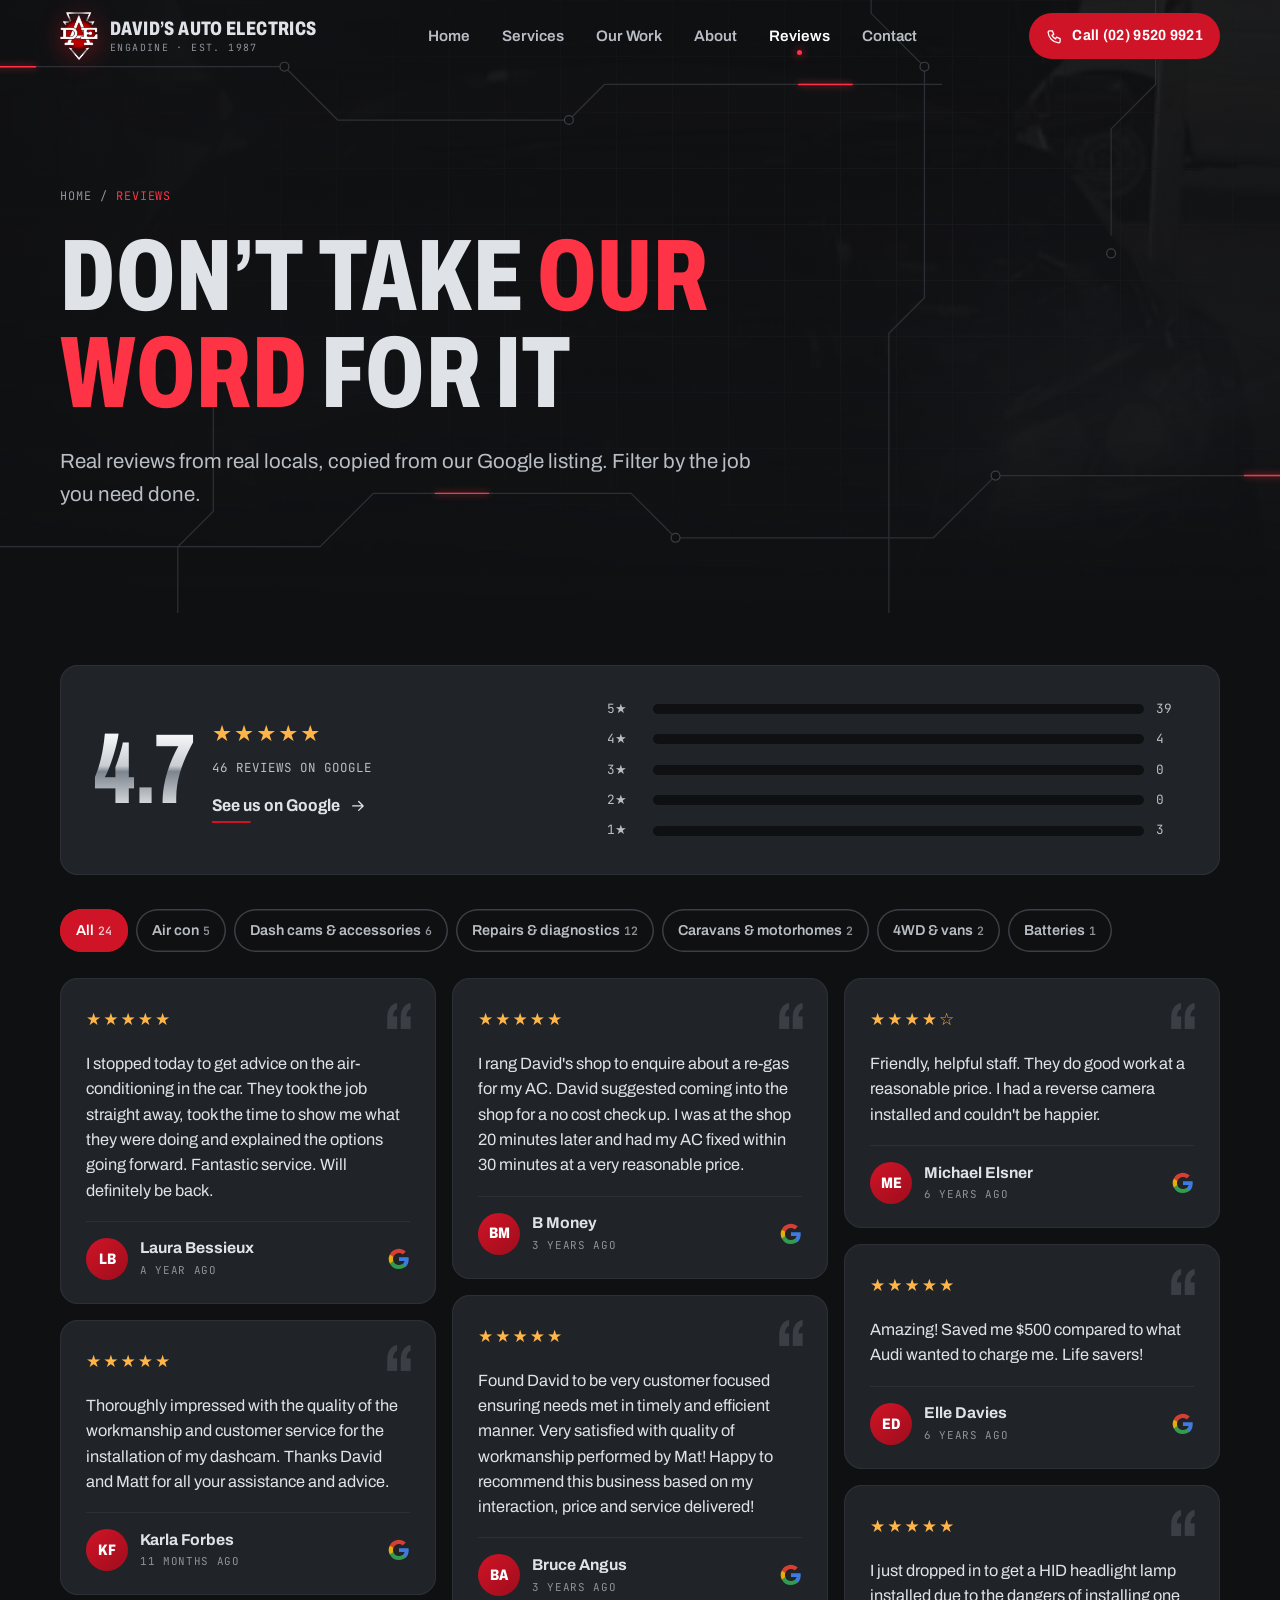
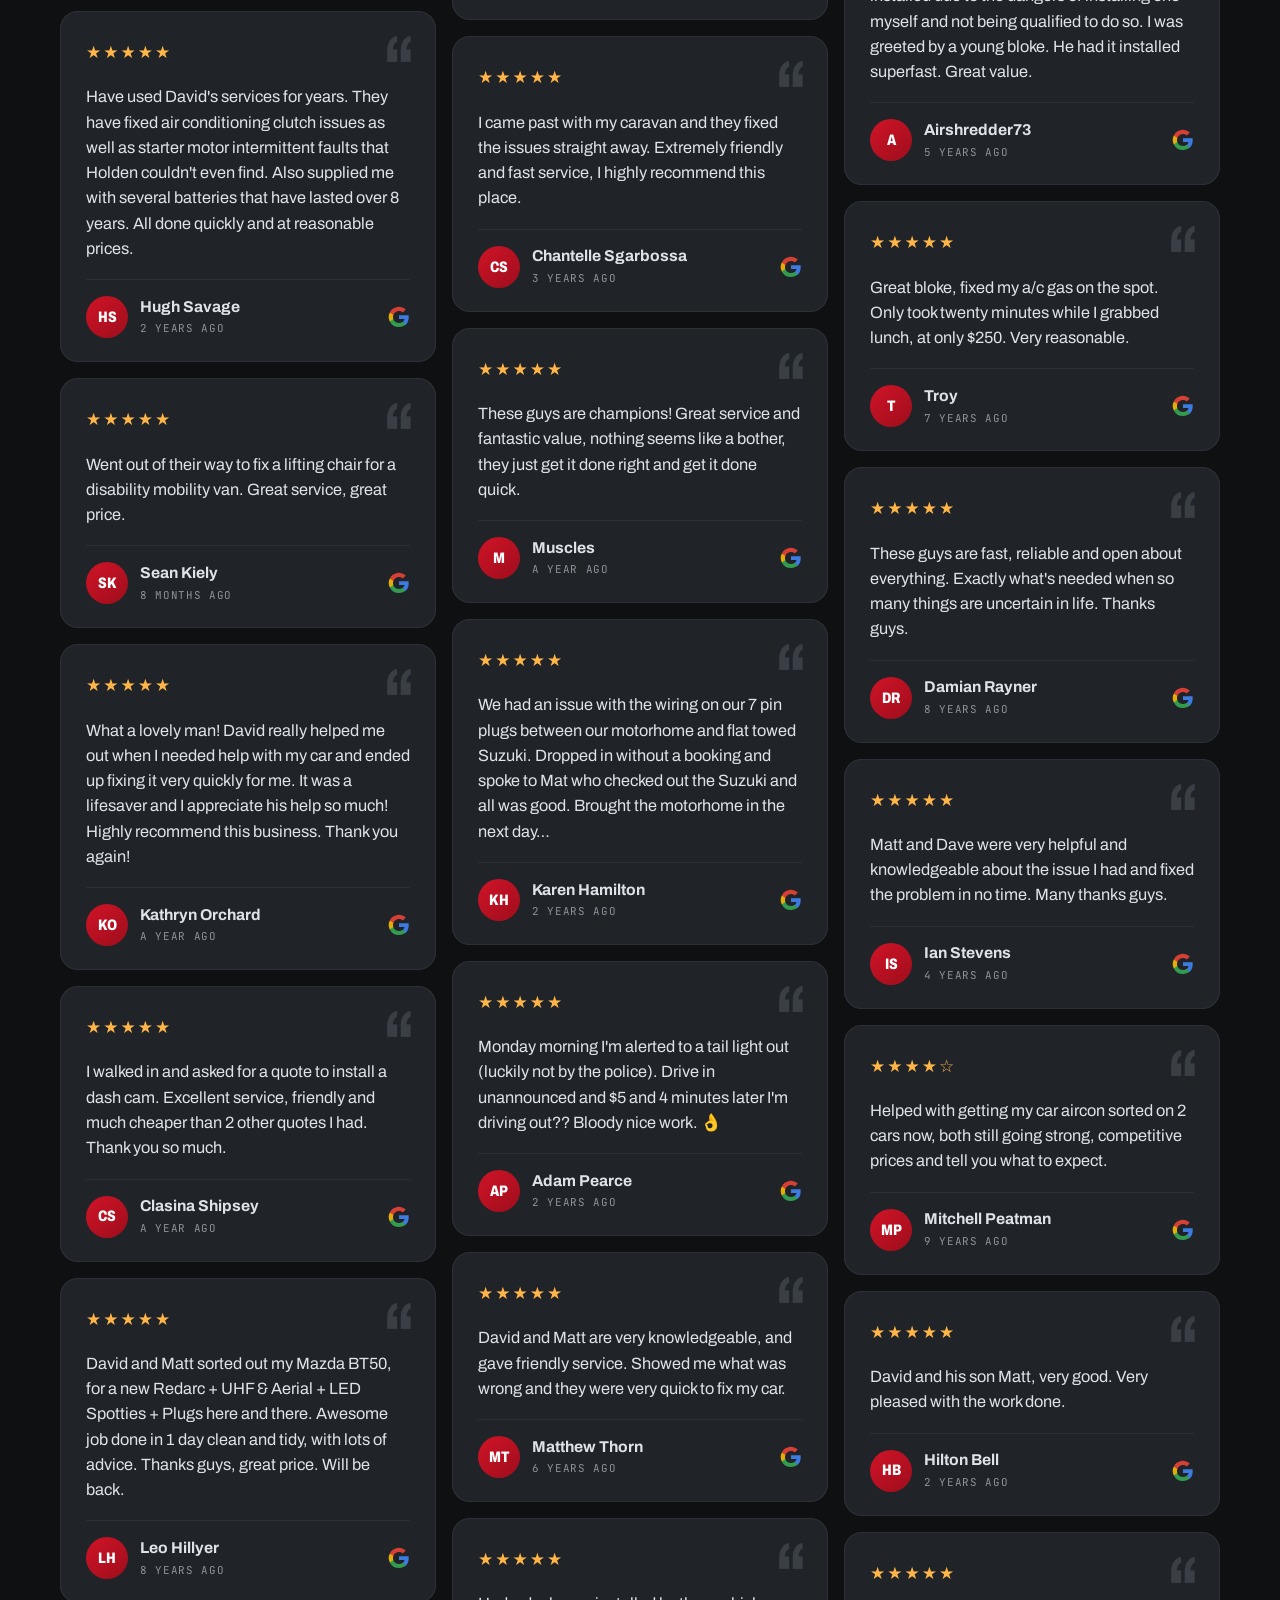
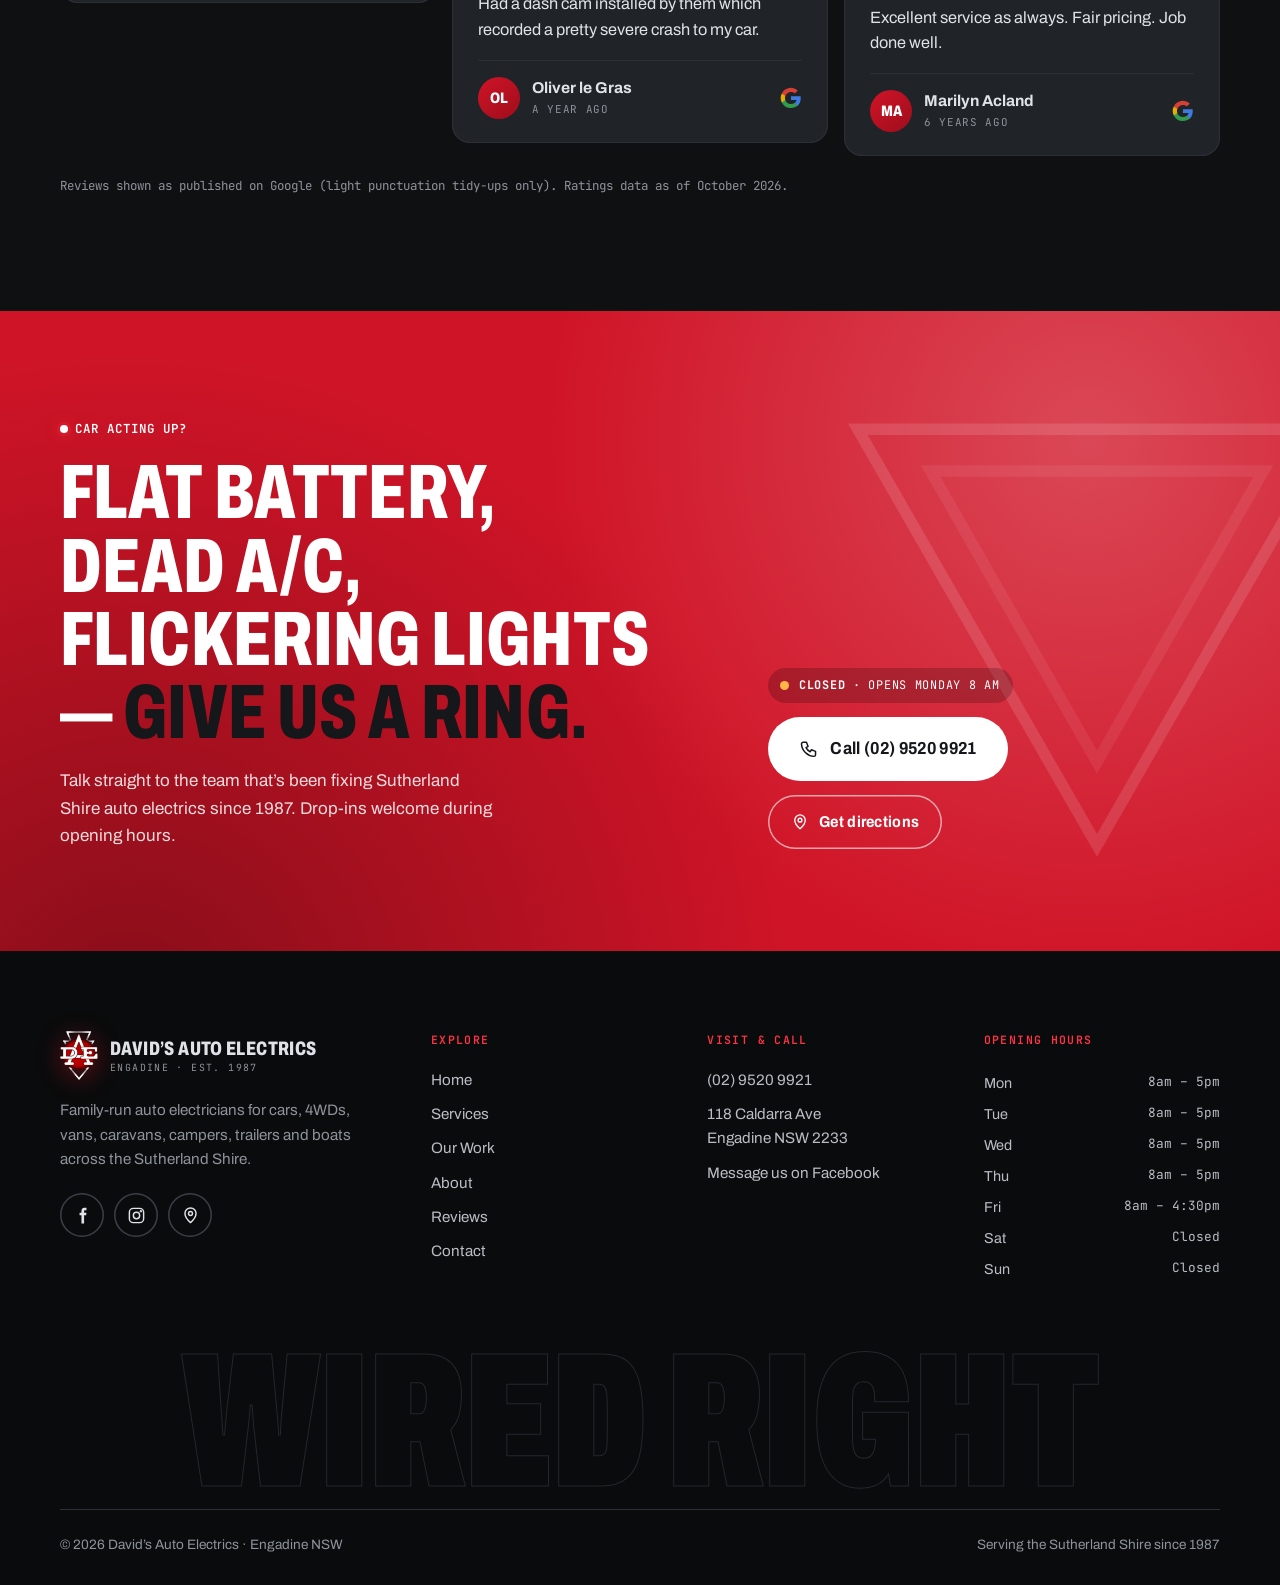
<file: reviews.html>
<!doctype html>
<html lang="en-AU">
<head>
<script src="site-safety.js"></script>
<meta charset="utf-8">
<meta name="viewport" content="width=device-width, initial-scale=1, viewport-fit=cover">
<meta name="robots" content="noindex, nofollow">
<title>Reviews | David&#x27;s Auto Electrics — 4.7★ on Google</title>
<meta name="description" content="Read what Sutherland Shire locals say about David&#x27;s Auto Electrics — rated 4.7 stars from 46 Google reviews.">
<meta name="theme-color" content="#0f1012">
<link rel="icon" type="image/png" href="img/favicon.png">
<link rel="apple-touch-icon" href="img/apple-touch-icon.png">
<meta property="og:type" content="website">
<meta property="og:site_name" content="David's Auto Electrics">
<meta property="og:title" content="Reviews | David&#x27;s Auto Electrics — 4.7★ on Google">
<meta property="og:description" content="Read what Sutherland Shire locals say about David&#x27;s Auto Electrics — rated 4.7 stars from 46 Google reviews.">

<meta property="og:image" content="https://konkos-design.github.io/davids-auto-electrics/img/og-image.jpg">
<meta property="og:image:width" content="1200">
<meta property="og:image:height" content="630">
<meta property="og:image:alt" content="David's Auto Electrics — Engadine auto electricians since 1987">
<meta property="og:locale" content="en_AU">
<meta name="twitter:card" content="summary_large_image">
<meta name="twitter:title" content="Reviews | David&#x27;s Auto Electrics — 4.7★ on Google">
<meta name="twitter:description" content="Read what Sutherland Shire locals say about David&#x27;s Auto Electrics — rated 4.7 stars from 46 Google reviews.">
<meta name="twitter:image" content="https://konkos-design.github.io/davids-auto-electrics/img/og-image.jpg">
<link rel="preload" href="fonts/archivo.woff" as="font" type="font/woff" crossorigin>
<link rel="stylesheet" href="css/style.css">

<link rel="canonical" href="https://konkos-design.github.io/davids-auto-electrics/reviews.html">
<meta property="og:url" content="https://konkos-design.github.io/davids-auto-electrics/reviews.html">
<link rel="stylesheet" href="site-safety.css">
<script type="application/ld+json">{"@context": "https://schema.org", "@type": "AutoRepair", "name": "David’s Auto Electrics", "telephone": "+61295209921", "url": "https://konkos-design.github.io/davids-auto-electrics/"}</script>
</head>
<body>
<a class="skip" href="#main">Skip to content</a>
<header class="site-header">
  <div class="wrap nav">
    <a class="brand" href="index.html" aria-label="David's Auto Electrics home">
      <img src="img/logo-mark.png" alt="" width="38" height="49">
      <span class="brand-text"><span class="brand-name">David&rsquo;s Auto Electrics</span><span class="brand-sub">ENGADINE · EST. 1987</span></span>
    </a>
    <nav class="nav-links" aria-label="Main"><a href="index.html">Home</a><a href="services.html">Services</a><a href="work.html">Our Work</a><a href="about.html">About</a><a href="reviews.html" aria-current="page">Reviews</a><a href="contact.html">Contact</a></nav>
    <div class="nav-cta">
      <a class="btn" href="tel:+61295209921" data-magnetic><svg class="ico ico-phone" viewBox="0 0 24 24" fill="none" stroke="currentColor" stroke-width="1.8" stroke-linecap="round" stroke-linejoin="round"><path d="M5 4h4l2 5-2.5 1.5a11 11 0 0 0 5 5L15 13l5 2v4a2 2 0 0 1-2 2A16 16 0 0 1 3 6a2 2 0 0 1 2-2"/></svg><span>Call <span class="btn-text-long">(02) 9520 9921</span></span></a>
      <button class="burger" aria-label="Open menu" aria-expanded="false" aria-controls="mmenu"><span></span><span></span><span></span></button>
    </div>
  </div>
</header>
<div class="mmenu" id="mmenu" aria-hidden="true">
  <nav class="mmenu-links" aria-label="Mobile"><a href="index.html"><span class="mono">01</span>Home</a><a href="services.html"><span class="mono">02</span>Services</a><a href="work.html"><span class="mono">03</span>Our Work</a><a href="about.html"><span class="mono">04</span>About</a><a href="reviews.html" aria-current="page"><span class="mono">05</span>Reviews</a><a href="contact.html"><span class="mono">06</span>Contact</a></nav>
  <div class="mmenu-foot">
    <div class="status" data-status><i class="dot"></i><span>Checking hours…</span></div>
    <a class="btn btn--big" href="tel:+61295209921"><svg class="ico ico-phone" viewBox="0 0 24 24" fill="none" stroke="currentColor" stroke-width="1.8" stroke-linecap="round" stroke-linejoin="round"><path d="M5 4h4l2 5-2.5 1.5a11 11 0 0 0 5 5L15 13l5 2v4a2 2 0 0 1-2 2A16 16 0 0 1 3 6a2 2 0 0 1 2-2"/></svg><span>Call (02) 9520 9921</span></a>
    <p>118 Caldarra Ave, Engadine NSW 2233</p>
  </div>
</div>
<main id="main">

<section class="page-hero">
  <div class="bg" aria-hidden="true"><img width="516" height="918" src="img/led-commodore-bay.jpg" alt=""></div>
  <svg class="circuit" viewBox="0 0 1440 900" preserveAspectRatio="xMidYMid slice" aria-hidden="true">
  <path d="M-20 180H320l60 60h260l40-40h380"/><path class="live" d="M-20 180H320l60 60h260l40-40h380"/>
  <path d="M1460 640H1120l-70 70H760l-50-50H420l-60 60H-20"/><path class="live l2" d="M1460 640H1120l-70 70H760l-50-50H420l-60 60H-20"/>
  <path d="M980 -20v140l60 60v260l-40 40v460"/><path class="live l3" d="M980 -20v140l60 60v260l-40 40v460"/>
  <path d="M200 920V720l40-40V520"/><path d="M1300 -20v220l-50 50v120"/>
  <circle cx="320" cy="180" r="5"/><circle cx="640" cy="240" r="5"/><circle cx="1120" cy="640" r="5"/><circle cx="760" cy="710" r="5"/><circle cx="1040" cy="180" r="5"/><circle cx="240" cy="520" r="5"/><circle cx="1250" cy="390" r="5"/>
</svg><div class="grid-bg" aria-hidden="true"></div>
  <div class="wrap">
    <nav class="crumbs rv" aria-label="Breadcrumb"><a href="index.html">Home</a><span aria-hidden="true">/</span><span aria-current="page">Reviews</span></nav>
    <h1 data-split>Don&rsquo;t take <span class='red'>our word</span> for it</h1>
    <p class="lead rv" style="--d:.25s">Real reviews from real locals, copied from our Google listing. Filter by the job you need done.</p>
    
  </div>
</section>
<section class="section" style="padding-top:clamp(30px,4vw,60px)" aria-labelledby="sum-h">
  <div class="wrap">
    <h2 id="sum-h" class="sr-only">Rating summary</h2>
    <div class="rv-summary rv">
      <div class="rating-hero"><span class="rating-big chrome-text">4.7</span><div><div class="stars stars-lg">★★★★★</div><div class="mono" style="color:var(--fog);margin-top:6px">46 reviews on Google</div><a class="link-arrow" style="margin-top:14px" href="https://www.google.com/maps/place/?q=place_id:ChIJ5QHTHm3BEmsRJOE-9l5YPAo" target="_blank" rel="noopener">See us on Google <svg class="ico" viewBox="0 0 24 24" fill="none" stroke="currentColor" stroke-width="1.8" stroke-linecap="round" stroke-linejoin="round"><path d="M5 12h14M13 6l6 6-6 6"/></svg></a></div></div>
      <div class="bars bars-wrap"><div class="bar"><span>5★</span><span class="track"><span class="fill" style="--w:84.8%"></span></span><span>39</span></div><div class="bar"><span>4★</span><span class="track"><span class="fill" style="--w:8.7%"></span></span><span>4</span></div><div class="bar"><span>3★</span><span class="track"><span class="fill" style="--w:0.0%"></span></span><span>0</span></div><div class="bar"><span>2★</span><span class="track"><span class="fill" style="--w:0.0%"></span></span><span>0</span></div><div class="bar"><span>1★</span><span class="track"><span class="fill" style="--w:6.5%"></span></span><span>3</span></div></div>
    </div>
    <div class="chips rv" style="margin:34px 0 26px" data-filter-group="#reviews" role="group" aria-label="Filter reviews"><button class="chip is-active" data-filter="all" aria-pressed="true">All<span class="n">24</span></button><button class="chip" data-filter="aircon" aria-pressed="false">Air con<span class="n">5</span></button><button class="chip" data-filter="accessories" aria-pressed="false">Dash cams & accessories<span class="n">6</span></button><button class="chip" data-filter="repairs" aria-pressed="false">Repairs & diagnostics<span class="n">12</span></button><button class="chip" data-filter="caravans" aria-pressed="false">Caravans & motorhomes<span class="n">2</span></button><button class="chip" data-filter="vans" aria-pressed="false">4WD & vans<span class="n">2</span></button><button class="chip" data-filter="batteries" aria-pressed="false">Batteries<span class="n">1</span></button></div>
    <div class="masonry" id="reviews"><article class="rcard" data-tags="aircon">
  <span class="q" aria-hidden="true">&ldquo;</span>
  <div class="stars" aria-label="5 out of 5 stars">★★★★★</div>
  <blockquote>I stopped today to get advice on the air-conditioning in the car. They took the job straight away, took the time to show me what they were doing and explained the options going forward. Fantastic service. Will definitely be back.</blockquote>
  <footer><span class="avatar" aria-hidden="true">LB</span><span class="who"><b>Laura Bessieux</b><span>a year ago</span></span><svg class="g" viewBox="0 0 24 24"><path fill="#4285F4" d="M22.6 12.2c0-.8-.1-1.4-.2-2.1H12v4h6c-.1 1-.8 2.5-2.3 3.5v2.9h3.7c2.1-2 3.2-4.9 3.2-8.3z"/><path fill="#34A853" d="M12 23c3 0 5.6-1 7.4-2.7l-3.7-2.8c-1 .7-2.2 1.1-3.7 1.1-2.9 0-5.3-1.9-6.2-4.5H2v2.9A11 11 0 0 0 12 23z"/><path fill="#FBBC05" d="M5.8 14.1a6.6 6.6 0 0 1 0-4.2V7H2a11 11 0 0 0 0 10z"/><path fill="#EA4335" d="M12 5.4c1.6 0 3 .6 4.2 1.6l3.2-3.1A11 11 0 0 0 2 7l3.8 2.9C6.7 7.3 9.1 5.4 12 5.4z"/></svg></footer>
</article><article class="rcard" data-tags="accessories">
  <span class="q" aria-hidden="true">&ldquo;</span>
  <div class="stars" aria-label="5 out of 5 stars">★★★★★</div>
  <blockquote>Thoroughly impressed with the quality of the workmanship and customer service for the installation of my dashcam. Thanks David and Matt for all your assistance and advice.</blockquote>
  <footer><span class="avatar" aria-hidden="true">KF</span><span class="who"><b>Karla Forbes</b><span>11 months ago</span></span><svg class="g" viewBox="0 0 24 24"><path fill="#4285F4" d="M22.6 12.2c0-.8-.1-1.4-.2-2.1H12v4h6c-.1 1-.8 2.5-2.3 3.5v2.9h3.7c2.1-2 3.2-4.9 3.2-8.3z"/><path fill="#34A853" d="M12 23c3 0 5.6-1 7.4-2.7l-3.7-2.8c-1 .7-2.2 1.1-3.7 1.1-2.9 0-5.3-1.9-6.2-4.5H2v2.9A11 11 0 0 0 12 23z"/><path fill="#FBBC05" d="M5.8 14.1a6.6 6.6 0 0 1 0-4.2V7H2a11 11 0 0 0 0 10z"/><path fill="#EA4335" d="M12 5.4c1.6 0 3 .6 4.2 1.6l3.2-3.1A11 11 0 0 0 2 7l3.8 2.9C6.7 7.3 9.1 5.4 12 5.4z"/></svg></footer>
</article><article class="rcard" data-tags="aircon repairs batteries">
  <span class="q" aria-hidden="true">&ldquo;</span>
  <div class="stars" aria-label="5 out of 5 stars">★★★★★</div>
  <blockquote>Have used David&#x27;s services for years. They have fixed air conditioning clutch issues as well as starter motor intermittent faults that Holden couldn&#x27;t even find. Also supplied me with several batteries that have lasted over 8 years. All done quickly and at reasonable prices.</blockquote>
  <footer><span class="avatar" aria-hidden="true">HS</span><span class="who"><b>Hugh Savage</b><span>2 years ago</span></span><svg class="g" viewBox="0 0 24 24"><path fill="#4285F4" d="M22.6 12.2c0-.8-.1-1.4-.2-2.1H12v4h6c-.1 1-.8 2.5-2.3 3.5v2.9h3.7c2.1-2 3.2-4.9 3.2-8.3z"/><path fill="#34A853" d="M12 23c3 0 5.6-1 7.4-2.7l-3.7-2.8c-1 .7-2.2 1.1-3.7 1.1-2.9 0-5.3-1.9-6.2-4.5H2v2.9A11 11 0 0 0 12 23z"/><path fill="#FBBC05" d="M5.8 14.1a6.6 6.6 0 0 1 0-4.2V7H2a11 11 0 0 0 0 10z"/><path fill="#EA4335" d="M12 5.4c1.6 0 3 .6 4.2 1.6l3.2-3.1A11 11 0 0 0 2 7l3.8 2.9C6.7 7.3 9.1 5.4 12 5.4z"/></svg></footer>
</article><article class="rcard" data-tags="vans repairs">
  <span class="q" aria-hidden="true">&ldquo;</span>
  <div class="stars" aria-label="5 out of 5 stars">★★★★★</div>
  <blockquote>Went out of their way to fix a lifting chair for a disability mobility van. Great service, great price.</blockquote>
  <footer><span class="avatar" aria-hidden="true">SK</span><span class="who"><b>Sean Kiely</b><span>8 months ago</span></span><svg class="g" viewBox="0 0 24 24"><path fill="#4285F4" d="M22.6 12.2c0-.8-.1-1.4-.2-2.1H12v4h6c-.1 1-.8 2.5-2.3 3.5v2.9h3.7c2.1-2 3.2-4.9 3.2-8.3z"/><path fill="#34A853" d="M12 23c3 0 5.6-1 7.4-2.7l-3.7-2.8c-1 .7-2.2 1.1-3.7 1.1-2.9 0-5.3-1.9-6.2-4.5H2v2.9A11 11 0 0 0 12 23z"/><path fill="#FBBC05" d="M5.8 14.1a6.6 6.6 0 0 1 0-4.2V7H2a11 11 0 0 0 0 10z"/><path fill="#EA4335" d="M12 5.4c1.6 0 3 .6 4.2 1.6l3.2-3.1A11 11 0 0 0 2 7l3.8 2.9C6.7 7.3 9.1 5.4 12 5.4z"/></svg></footer>
</article><article class="rcard" data-tags="repairs">
  <span class="q" aria-hidden="true">&ldquo;</span>
  <div class="stars" aria-label="5 out of 5 stars">★★★★★</div>
  <blockquote>What a lovely man! David really helped me out when I needed help with my car and ended up fixing it very quickly for me. It was a lifesaver and I appreciate his help so much! Highly recommend this business. Thank you again!</blockquote>
  <footer><span class="avatar" aria-hidden="true">KO</span><span class="who"><b>Kathryn Orchard</b><span>a year ago</span></span><svg class="g" viewBox="0 0 24 24"><path fill="#4285F4" d="M22.6 12.2c0-.8-.1-1.4-.2-2.1H12v4h6c-.1 1-.8 2.5-2.3 3.5v2.9h3.7c2.1-2 3.2-4.9 3.2-8.3z"/><path fill="#34A853" d="M12 23c3 0 5.6-1 7.4-2.7l-3.7-2.8c-1 .7-2.2 1.1-3.7 1.1-2.9 0-5.3-1.9-6.2-4.5H2v2.9A11 11 0 0 0 12 23z"/><path fill="#FBBC05" d="M5.8 14.1a6.6 6.6 0 0 1 0-4.2V7H2a11 11 0 0 0 0 10z"/><path fill="#EA4335" d="M12 5.4c1.6 0 3 .6 4.2 1.6l3.2-3.1A11 11 0 0 0 2 7l3.8 2.9C6.7 7.3 9.1 5.4 12 5.4z"/></svg></footer>
</article><article class="rcard" data-tags="accessories">
  <span class="q" aria-hidden="true">&ldquo;</span>
  <div class="stars" aria-label="5 out of 5 stars">★★★★★</div>
  <blockquote>I walked in and asked for a quote to install a dash cam. Excellent service, friendly and much cheaper than 2 other quotes I had. Thank you so much.</blockquote>
  <footer><span class="avatar" aria-hidden="true">CS</span><span class="who"><b>Clasina Shipsey</b><span>a year ago</span></span><svg class="g" viewBox="0 0 24 24"><path fill="#4285F4" d="M22.6 12.2c0-.8-.1-1.4-.2-2.1H12v4h6c-.1 1-.8 2.5-2.3 3.5v2.9h3.7c2.1-2 3.2-4.9 3.2-8.3z"/><path fill="#34A853" d="M12 23c3 0 5.6-1 7.4-2.7l-3.7-2.8c-1 .7-2.2 1.1-3.7 1.1-2.9 0-5.3-1.9-6.2-4.5H2v2.9A11 11 0 0 0 12 23z"/><path fill="#FBBC05" d="M5.8 14.1a6.6 6.6 0 0 1 0-4.2V7H2a11 11 0 0 0 0 10z"/><path fill="#EA4335" d="M12 5.4c1.6 0 3 .6 4.2 1.6l3.2-3.1A11 11 0 0 0 2 7l3.8 2.9C6.7 7.3 9.1 5.4 12 5.4z"/></svg></footer>
</article><article class="rcard" data-tags="vans accessories">
  <span class="q" aria-hidden="true">&ldquo;</span>
  <div class="stars" aria-label="5 out of 5 stars">★★★★★</div>
  <blockquote>David and Matt sorted out my Mazda BT50, for a new Redarc + UHF &amp; Aerial + LED Spotties + Plugs here and there. Awesome job done in 1 day clean and tidy, with lots of advice. Thanks guys, great price. Will be back.</blockquote>
  <footer><span class="avatar" aria-hidden="true">LH</span><span class="who"><b>Leo Hillyer</b><span>8 years ago</span></span><svg class="g" viewBox="0 0 24 24"><path fill="#4285F4" d="M22.6 12.2c0-.8-.1-1.4-.2-2.1H12v4h6c-.1 1-.8 2.5-2.3 3.5v2.9h3.7c2.1-2 3.2-4.9 3.2-8.3z"/><path fill="#34A853" d="M12 23c3 0 5.6-1 7.4-2.7l-3.7-2.8c-1 .7-2.2 1.1-3.7 1.1-2.9 0-5.3-1.9-6.2-4.5H2v2.9A11 11 0 0 0 12 23z"/><path fill="#FBBC05" d="M5.8 14.1a6.6 6.6 0 0 1 0-4.2V7H2a11 11 0 0 0 0 10z"/><path fill="#EA4335" d="M12 5.4c1.6 0 3 .6 4.2 1.6l3.2-3.1A11 11 0 0 0 2 7l3.8 2.9C6.7 7.3 9.1 5.4 12 5.4z"/></svg></footer>
</article><article class="rcard" data-tags="aircon">
  <span class="q" aria-hidden="true">&ldquo;</span>
  <div class="stars" aria-label="5 out of 5 stars">★★★★★</div>
  <blockquote>I rang David&#x27;s shop to enquire about a re-gas for my AC. David suggested coming into the shop for a no cost check up. I was at the shop 20 minutes later and had my AC fixed within 30 minutes at a very reasonable price.</blockquote>
  <footer><span class="avatar" aria-hidden="true">BM</span><span class="who"><b>B Money</b><span>3 years ago</span></span><svg class="g" viewBox="0 0 24 24"><path fill="#4285F4" d="M22.6 12.2c0-.8-.1-1.4-.2-2.1H12v4h6c-.1 1-.8 2.5-2.3 3.5v2.9h3.7c2.1-2 3.2-4.9 3.2-8.3z"/><path fill="#34A853" d="M12 23c3 0 5.6-1 7.4-2.7l-3.7-2.8c-1 .7-2.2 1.1-3.7 1.1-2.9 0-5.3-1.9-6.2-4.5H2v2.9A11 11 0 0 0 12 23z"/><path fill="#FBBC05" d="M5.8 14.1a6.6 6.6 0 0 1 0-4.2V7H2a11 11 0 0 0 0 10z"/><path fill="#EA4335" d="M12 5.4c1.6 0 3 .6 4.2 1.6l3.2-3.1A11 11 0 0 0 2 7l3.8 2.9C6.7 7.3 9.1 5.4 12 5.4z"/></svg></footer>
</article><article class="rcard" data-tags="repairs">
  <span class="q" aria-hidden="true">&ldquo;</span>
  <div class="stars" aria-label="5 out of 5 stars">★★★★★</div>
  <blockquote>Found David to be very customer focused ensuring needs met in timely and efficient manner. Very satisfied with quality of workmanship performed by Mat! Happy to recommend this business based on my interaction, price and service delivered!</blockquote>
  <footer><span class="avatar" aria-hidden="true">BA</span><span class="who"><b>Bruce Angus</b><span>3 years ago</span></span><svg class="g" viewBox="0 0 24 24"><path fill="#4285F4" d="M22.6 12.2c0-.8-.1-1.4-.2-2.1H12v4h6c-.1 1-.8 2.5-2.3 3.5v2.9h3.7c2.1-2 3.2-4.9 3.2-8.3z"/><path fill="#34A853" d="M12 23c3 0 5.6-1 7.4-2.7l-3.7-2.8c-1 .7-2.2 1.1-3.7 1.1-2.9 0-5.3-1.9-6.2-4.5H2v2.9A11 11 0 0 0 12 23z"/><path fill="#FBBC05" d="M5.8 14.1a6.6 6.6 0 0 1 0-4.2V7H2a11 11 0 0 0 0 10z"/><path fill="#EA4335" d="M12 5.4c1.6 0 3 .6 4.2 1.6l3.2-3.1A11 11 0 0 0 2 7l3.8 2.9C6.7 7.3 9.1 5.4 12 5.4z"/></svg></footer>
</article><article class="rcard" data-tags="caravans">
  <span class="q" aria-hidden="true">&ldquo;</span>
  <div class="stars" aria-label="5 out of 5 stars">★★★★★</div>
  <blockquote>I came past with my caravan and they fixed the issues straight away. Extremely friendly and fast service, I highly recommend this place.</blockquote>
  <footer><span class="avatar" aria-hidden="true">CS</span><span class="who"><b>Chantelle Sgarbossa</b><span>3 years ago</span></span><svg class="g" viewBox="0 0 24 24"><path fill="#4285F4" d="M22.6 12.2c0-.8-.1-1.4-.2-2.1H12v4h6c-.1 1-.8 2.5-2.3 3.5v2.9h3.7c2.1-2 3.2-4.9 3.2-8.3z"/><path fill="#34A853" d="M12 23c3 0 5.6-1 7.4-2.7l-3.7-2.8c-1 .7-2.2 1.1-3.7 1.1-2.9 0-5.3-1.9-6.2-4.5H2v2.9A11 11 0 0 0 12 23z"/><path fill="#FBBC05" d="M5.8 14.1a6.6 6.6 0 0 1 0-4.2V7H2a11 11 0 0 0 0 10z"/><path fill="#EA4335" d="M12 5.4c1.6 0 3 .6 4.2 1.6l3.2-3.1A11 11 0 0 0 2 7l3.8 2.9C6.7 7.3 9.1 5.4 12 5.4z"/></svg></footer>
</article><article class="rcard" data-tags="repairs">
  <span class="q" aria-hidden="true">&ldquo;</span>
  <div class="stars" aria-label="5 out of 5 stars">★★★★★</div>
  <blockquote>These guys are champions! Great service and fantastic value, nothing seems like a bother, they just get it done right and get it done quick.</blockquote>
  <footer><span class="avatar" aria-hidden="true">M</span><span class="who"><b>Muscles</b><span>a year ago</span></span><svg class="g" viewBox="0 0 24 24"><path fill="#4285F4" d="M22.6 12.2c0-.8-.1-1.4-.2-2.1H12v4h6c-.1 1-.8 2.5-2.3 3.5v2.9h3.7c2.1-2 3.2-4.9 3.2-8.3z"/><path fill="#34A853" d="M12 23c3 0 5.6-1 7.4-2.7l-3.7-2.8c-1 .7-2.2 1.1-3.7 1.1-2.9 0-5.3-1.9-6.2-4.5H2v2.9A11 11 0 0 0 12 23z"/><path fill="#FBBC05" d="M5.8 14.1a6.6 6.6 0 0 1 0-4.2V7H2a11 11 0 0 0 0 10z"/><path fill="#EA4335" d="M12 5.4c1.6 0 3 .6 4.2 1.6l3.2-3.1A11 11 0 0 0 2 7l3.8 2.9C6.7 7.3 9.1 5.4 12 5.4z"/></svg></footer>
</article><article class="rcard" data-tags="caravans">
  <span class="q" aria-hidden="true">&ldquo;</span>
  <div class="stars" aria-label="5 out of 5 stars">★★★★★</div>
  <blockquote>We had an issue with the wiring on our 7 pin plugs between our motorhome and flat towed Suzuki. Dropped in without a booking and spoke to Mat who checked out the Suzuki and all was good. Brought the motorhome in the next day…</blockquote>
  <footer><span class="avatar" aria-hidden="true">KH</span><span class="who"><b>Karen Hamilton</b><span>2 years ago</span></span><svg class="g" viewBox="0 0 24 24"><path fill="#4285F4" d="M22.6 12.2c0-.8-.1-1.4-.2-2.1H12v4h6c-.1 1-.8 2.5-2.3 3.5v2.9h3.7c2.1-2 3.2-4.9 3.2-8.3z"/><path fill="#34A853" d="M12 23c3 0 5.6-1 7.4-2.7l-3.7-2.8c-1 .7-2.2 1.1-3.7 1.1-2.9 0-5.3-1.9-6.2-4.5H2v2.9A11 11 0 0 0 12 23z"/><path fill="#FBBC05" d="M5.8 14.1a6.6 6.6 0 0 1 0-4.2V7H2a11 11 0 0 0 0 10z"/><path fill="#EA4335" d="M12 5.4c1.6 0 3 .6 4.2 1.6l3.2-3.1A11 11 0 0 0 2 7l3.8 2.9C6.7 7.3 9.1 5.4 12 5.4z"/></svg></footer>
</article><article class="rcard" data-tags="repairs">
  <span class="q" aria-hidden="true">&ldquo;</span>
  <div class="stars" aria-label="5 out of 5 stars">★★★★★</div>
  <blockquote>Monday morning I&#x27;m alerted to a tail light out (luckily not by the police). Drive in unannounced and $5 and 4 minutes later I&#x27;m driving out?? Bloody nice work. 👌</blockquote>
  <footer><span class="avatar" aria-hidden="true">AP</span><span class="who"><b>Adam Pearce</b><span>2 years ago</span></span><svg class="g" viewBox="0 0 24 24"><path fill="#4285F4" d="M22.6 12.2c0-.8-.1-1.4-.2-2.1H12v4h6c-.1 1-.8 2.5-2.3 3.5v2.9h3.7c2.1-2 3.2-4.9 3.2-8.3z"/><path fill="#34A853" d="M12 23c3 0 5.6-1 7.4-2.7l-3.7-2.8c-1 .7-2.2 1.1-3.7 1.1-2.9 0-5.3-1.9-6.2-4.5H2v2.9A11 11 0 0 0 12 23z"/><path fill="#FBBC05" d="M5.8 14.1a6.6 6.6 0 0 1 0-4.2V7H2a11 11 0 0 0 0 10z"/><path fill="#EA4335" d="M12 5.4c1.6 0 3 .6 4.2 1.6l3.2-3.1A11 11 0 0 0 2 7l3.8 2.9C6.7 7.3 9.1 5.4 12 5.4z"/></svg></footer>
</article><article class="rcard" data-tags="repairs">
  <span class="q" aria-hidden="true">&ldquo;</span>
  <div class="stars" aria-label="5 out of 5 stars">★★★★★</div>
  <blockquote>David and Matt are very knowledgeable, and gave friendly service. Showed me what was wrong and they were very quick to fix my car.</blockquote>
  <footer><span class="avatar" aria-hidden="true">MT</span><span class="who"><b>Matthew Thorn</b><span>6 years ago</span></span><svg class="g" viewBox="0 0 24 24"><path fill="#4285F4" d="M22.6 12.2c0-.8-.1-1.4-.2-2.1H12v4h6c-.1 1-.8 2.5-2.3 3.5v2.9h3.7c2.1-2 3.2-4.9 3.2-8.3z"/><path fill="#34A853" d="M12 23c3 0 5.6-1 7.4-2.7l-3.7-2.8c-1 .7-2.2 1.1-3.7 1.1-2.9 0-5.3-1.9-6.2-4.5H2v2.9A11 11 0 0 0 12 23z"/><path fill="#FBBC05" d="M5.8 14.1a6.6 6.6 0 0 1 0-4.2V7H2a11 11 0 0 0 0 10z"/><path fill="#EA4335" d="M12 5.4c1.6 0 3 .6 4.2 1.6l3.2-3.1A11 11 0 0 0 2 7l3.8 2.9C6.7 7.3 9.1 5.4 12 5.4z"/></svg></footer>
</article><article class="rcard" data-tags="accessories">
  <span class="q" aria-hidden="true">&ldquo;</span>
  <div class="stars" aria-label="5 out of 5 stars">★★★★★</div>
  <blockquote>Had a dash cam installed by them which recorded a pretty severe crash to my car.</blockquote>
  <footer><span class="avatar" aria-hidden="true">OL</span><span class="who"><b>Oliver le Gras</b><span>a year ago</span></span><svg class="g" viewBox="0 0 24 24"><path fill="#4285F4" d="M22.6 12.2c0-.8-.1-1.4-.2-2.1H12v4h6c-.1 1-.8 2.5-2.3 3.5v2.9h3.7c2.1-2 3.2-4.9 3.2-8.3z"/><path fill="#34A853" d="M12 23c3 0 5.6-1 7.4-2.7l-3.7-2.8c-1 .7-2.2 1.1-3.7 1.1-2.9 0-5.3-1.9-6.2-4.5H2v2.9A11 11 0 0 0 12 23z"/><path fill="#FBBC05" d="M5.8 14.1a6.6 6.6 0 0 1 0-4.2V7H2a11 11 0 0 0 0 10z"/><path fill="#EA4335" d="M12 5.4c1.6 0 3 .6 4.2 1.6l3.2-3.1A11 11 0 0 0 2 7l3.8 2.9C6.7 7.3 9.1 5.4 12 5.4z"/></svg></footer>
</article><article class="rcard" data-tags="accessories">
  <span class="q" aria-hidden="true">&ldquo;</span>
  <div class="stars" aria-label="4 out of 5 stars">★★★★☆</div>
  <blockquote>Friendly, helpful staff. They do good work at a reasonable price. I had a reverse camera installed and couldn&#x27;t be happier.</blockquote>
  <footer><span class="avatar" aria-hidden="true">ME</span><span class="who"><b>Michael Elsner</b><span>6 years ago</span></span><svg class="g" viewBox="0 0 24 24"><path fill="#4285F4" d="M22.6 12.2c0-.8-.1-1.4-.2-2.1H12v4h6c-.1 1-.8 2.5-2.3 3.5v2.9h3.7c2.1-2 3.2-4.9 3.2-8.3z"/><path fill="#34A853" d="M12 23c3 0 5.6-1 7.4-2.7l-3.7-2.8c-1 .7-2.2 1.1-3.7 1.1-2.9 0-5.3-1.9-6.2-4.5H2v2.9A11 11 0 0 0 12 23z"/><path fill="#FBBC05" d="M5.8 14.1a6.6 6.6 0 0 1 0-4.2V7H2a11 11 0 0 0 0 10z"/><path fill="#EA4335" d="M12 5.4c1.6 0 3 .6 4.2 1.6l3.2-3.1A11 11 0 0 0 2 7l3.8 2.9C6.7 7.3 9.1 5.4 12 5.4z"/></svg></footer>
</article><article class="rcard" data-tags="repairs">
  <span class="q" aria-hidden="true">&ldquo;</span>
  <div class="stars" aria-label="5 out of 5 stars">★★★★★</div>
  <blockquote>Amazing! Saved me $500 compared to what Audi wanted to charge me. Life savers!</blockquote>
  <footer><span class="avatar" aria-hidden="true">ED</span><span class="who"><b>Elle Davies</b><span>6 years ago</span></span><svg class="g" viewBox="0 0 24 24"><path fill="#4285F4" d="M22.6 12.2c0-.8-.1-1.4-.2-2.1H12v4h6c-.1 1-.8 2.5-2.3 3.5v2.9h3.7c2.1-2 3.2-4.9 3.2-8.3z"/><path fill="#34A853" d="M12 23c3 0 5.6-1 7.4-2.7l-3.7-2.8c-1 .7-2.2 1.1-3.7 1.1-2.9 0-5.3-1.9-6.2-4.5H2v2.9A11 11 0 0 0 12 23z"/><path fill="#FBBC05" d="M5.8 14.1a6.6 6.6 0 0 1 0-4.2V7H2a11 11 0 0 0 0 10z"/><path fill="#EA4335" d="M12 5.4c1.6 0 3 .6 4.2 1.6l3.2-3.1A11 11 0 0 0 2 7l3.8 2.9C6.7 7.3 9.1 5.4 12 5.4z"/></svg></footer>
</article><article class="rcard" data-tags="accessories">
  <span class="q" aria-hidden="true">&ldquo;</span>
  <div class="stars" aria-label="5 out of 5 stars">★★★★★</div>
  <blockquote>I just dropped in to get a HID headlight lamp installed due to the dangers of installing one myself and not being qualified to do so. I was greeted by a young bloke. He had it installed superfast. Great value.</blockquote>
  <footer><span class="avatar" aria-hidden="true">A</span><span class="who"><b>Airshredder73</b><span>5 years ago</span></span><svg class="g" viewBox="0 0 24 24"><path fill="#4285F4" d="M22.6 12.2c0-.8-.1-1.4-.2-2.1H12v4h6c-.1 1-.8 2.5-2.3 3.5v2.9h3.7c2.1-2 3.2-4.9 3.2-8.3z"/><path fill="#34A853" d="M12 23c3 0 5.6-1 7.4-2.7l-3.7-2.8c-1 .7-2.2 1.1-3.7 1.1-2.9 0-5.3-1.9-6.2-4.5H2v2.9A11 11 0 0 0 12 23z"/><path fill="#FBBC05" d="M5.8 14.1a6.6 6.6 0 0 1 0-4.2V7H2a11 11 0 0 0 0 10z"/><path fill="#EA4335" d="M12 5.4c1.6 0 3 .6 4.2 1.6l3.2-3.1A11 11 0 0 0 2 7l3.8 2.9C6.7 7.3 9.1 5.4 12 5.4z"/></svg></footer>
</article><article class="rcard" data-tags="aircon">
  <span class="q" aria-hidden="true">&ldquo;</span>
  <div class="stars" aria-label="5 out of 5 stars">★★★★★</div>
  <blockquote>Great bloke, fixed my a/c gas on the spot. Only took twenty minutes while I grabbed lunch, at only $250. Very reasonable.</blockquote>
  <footer><span class="avatar" aria-hidden="true">T</span><span class="who"><b>Troy</b><span>7 years ago</span></span><svg class="g" viewBox="0 0 24 24"><path fill="#4285F4" d="M22.6 12.2c0-.8-.1-1.4-.2-2.1H12v4h6c-.1 1-.8 2.5-2.3 3.5v2.9h3.7c2.1-2 3.2-4.9 3.2-8.3z"/><path fill="#34A853" d="M12 23c3 0 5.6-1 7.4-2.7l-3.7-2.8c-1 .7-2.2 1.1-3.7 1.1-2.9 0-5.3-1.9-6.2-4.5H2v2.9A11 11 0 0 0 12 23z"/><path fill="#FBBC05" d="M5.8 14.1a6.6 6.6 0 0 1 0-4.2V7H2a11 11 0 0 0 0 10z"/><path fill="#EA4335" d="M12 5.4c1.6 0 3 .6 4.2 1.6l3.2-3.1A11 11 0 0 0 2 7l3.8 2.9C6.7 7.3 9.1 5.4 12 5.4z"/></svg></footer>
</article><article class="rcard" data-tags="repairs">
  <span class="q" aria-hidden="true">&ldquo;</span>
  <div class="stars" aria-label="5 out of 5 stars">★★★★★</div>
  <blockquote>These guys are fast, reliable and open about everything. Exactly what&#x27;s needed when so many things are uncertain in life. Thanks guys.</blockquote>
  <footer><span class="avatar" aria-hidden="true">DR</span><span class="who"><b>Damian Rayner</b><span>8 years ago</span></span><svg class="g" viewBox="0 0 24 24"><path fill="#4285F4" d="M22.6 12.2c0-.8-.1-1.4-.2-2.1H12v4h6c-.1 1-.8 2.5-2.3 3.5v2.9h3.7c2.1-2 3.2-4.9 3.2-8.3z"/><path fill="#34A853" d="M12 23c3 0 5.6-1 7.4-2.7l-3.7-2.8c-1 .7-2.2 1.1-3.7 1.1-2.9 0-5.3-1.9-6.2-4.5H2v2.9A11 11 0 0 0 12 23z"/><path fill="#FBBC05" d="M5.8 14.1a6.6 6.6 0 0 1 0-4.2V7H2a11 11 0 0 0 0 10z"/><path fill="#EA4335" d="M12 5.4c1.6 0 3 .6 4.2 1.6l3.2-3.1A11 11 0 0 0 2 7l3.8 2.9C6.7 7.3 9.1 5.4 12 5.4z"/></svg></footer>
</article><article class="rcard" data-tags="repairs">
  <span class="q" aria-hidden="true">&ldquo;</span>
  <div class="stars" aria-label="5 out of 5 stars">★★★★★</div>
  <blockquote>Matt and Dave were very helpful and knowledgeable about the issue I had and fixed the problem in no time. Many thanks guys.</blockquote>
  <footer><span class="avatar" aria-hidden="true">IS</span><span class="who"><b>Ian Stevens</b><span>4 years ago</span></span><svg class="g" viewBox="0 0 24 24"><path fill="#4285F4" d="M22.6 12.2c0-.8-.1-1.4-.2-2.1H12v4h6c-.1 1-.8 2.5-2.3 3.5v2.9h3.7c2.1-2 3.2-4.9 3.2-8.3z"/><path fill="#34A853" d="M12 23c3 0 5.6-1 7.4-2.7l-3.7-2.8c-1 .7-2.2 1.1-3.7 1.1-2.9 0-5.3-1.9-6.2-4.5H2v2.9A11 11 0 0 0 12 23z"/><path fill="#FBBC05" d="M5.8 14.1a6.6 6.6 0 0 1 0-4.2V7H2a11 11 0 0 0 0 10z"/><path fill="#EA4335" d="M12 5.4c1.6 0 3 .6 4.2 1.6l3.2-3.1A11 11 0 0 0 2 7l3.8 2.9C6.7 7.3 9.1 5.4 12 5.4z"/></svg></footer>
</article><article class="rcard" data-tags="aircon">
  <span class="q" aria-hidden="true">&ldquo;</span>
  <div class="stars" aria-label="4 out of 5 stars">★★★★☆</div>
  <blockquote>Helped with getting my car aircon sorted on 2 cars now, both still going strong, competitive prices and tell you what to expect.</blockquote>
  <footer><span class="avatar" aria-hidden="true">MP</span><span class="who"><b>Mitchell Peatman</b><span>9 years ago</span></span><svg class="g" viewBox="0 0 24 24"><path fill="#4285F4" d="M22.6 12.2c0-.8-.1-1.4-.2-2.1H12v4h6c-.1 1-.8 2.5-2.3 3.5v2.9h3.7c2.1-2 3.2-4.9 3.2-8.3z"/><path fill="#34A853" d="M12 23c3 0 5.6-1 7.4-2.7l-3.7-2.8c-1 .7-2.2 1.1-3.7 1.1-2.9 0-5.3-1.9-6.2-4.5H2v2.9A11 11 0 0 0 12 23z"/><path fill="#FBBC05" d="M5.8 14.1a6.6 6.6 0 0 1 0-4.2V7H2a11 11 0 0 0 0 10z"/><path fill="#EA4335" d="M12 5.4c1.6 0 3 .6 4.2 1.6l3.2-3.1A11 11 0 0 0 2 7l3.8 2.9C6.7 7.3 9.1 5.4 12 5.4z"/></svg></footer>
</article><article class="rcard" data-tags="repairs">
  <span class="q" aria-hidden="true">&ldquo;</span>
  <div class="stars" aria-label="5 out of 5 stars">★★★★★</div>
  <blockquote>David and his son Matt, very good. Very pleased with the work done.</blockquote>
  <footer><span class="avatar" aria-hidden="true">HB</span><span class="who"><b>Hilton Bell</b><span>2 years ago</span></span><svg class="g" viewBox="0 0 24 24"><path fill="#4285F4" d="M22.6 12.2c0-.8-.1-1.4-.2-2.1H12v4h6c-.1 1-.8 2.5-2.3 3.5v2.9h3.7c2.1-2 3.2-4.9 3.2-8.3z"/><path fill="#34A853" d="M12 23c3 0 5.6-1 7.4-2.7l-3.7-2.8c-1 .7-2.2 1.1-3.7 1.1-2.9 0-5.3-1.9-6.2-4.5H2v2.9A11 11 0 0 0 12 23z"/><path fill="#FBBC05" d="M5.8 14.1a6.6 6.6 0 0 1 0-4.2V7H2a11 11 0 0 0 0 10z"/><path fill="#EA4335" d="M12 5.4c1.6 0 3 .6 4.2 1.6l3.2-3.1A11 11 0 0 0 2 7l3.8 2.9C6.7 7.3 9.1 5.4 12 5.4z"/></svg></footer>
</article><article class="rcard" data-tags="repairs">
  <span class="q" aria-hidden="true">&ldquo;</span>
  <div class="stars" aria-label="5 out of 5 stars">★★★★★</div>
  <blockquote>Excellent service as always. Fair pricing. Job done well.</blockquote>
  <footer><span class="avatar" aria-hidden="true">MA</span><span class="who"><b>Marilyn Acland</b><span>6 years ago</span></span><svg class="g" viewBox="0 0 24 24"><path fill="#4285F4" d="M22.6 12.2c0-.8-.1-1.4-.2-2.1H12v4h6c-.1 1-.8 2.5-2.3 3.5v2.9h3.7c2.1-2 3.2-4.9 3.2-8.3z"/><path fill="#34A853" d="M12 23c3 0 5.6-1 7.4-2.7l-3.7-2.8c-1 .7-2.2 1.1-3.7 1.1-2.9 0-5.3-1.9-6.2-4.5H2v2.9A11 11 0 0 0 12 23z"/><path fill="#FBBC05" d="M5.8 14.1a6.6 6.6 0 0 1 0-4.2V7H2a11 11 0 0 0 0 10z"/><path fill="#EA4335" d="M12 5.4c1.6 0 3 .6 4.2 1.6l3.2-3.1A11 11 0 0 0 2 7l3.8 2.9C6.7 7.3 9.1 5.4 12 5.4z"/></svg></footer>
</article></div>
    <p class="mono" style="color:var(--mute);margin-top:20px;text-transform:none;letter-spacing:0">Reviews shown as published on Google (light punctuation tidy-ups only). Ratings data as of October 2026.</p>
  </div>
</section>
<section class="cta-band" aria-labelledby="cta-h">
  <div class="tri" aria-hidden="true"><svg viewBox="0 0 100 92" fill="none" stroke="currentColor" stroke-width="2.2"><path d="M50 88 4 8h92z"/><path d="M50 72 18 16h64z" opacity=".55"/></svg></div>
  <div class="wrap cta-inner">
    <div class="rv">
      <span class="kicker" style="color:#fff">Car acting up?</span>
      <h2 id="cta-h">Flat battery, dead A/C, flickering lights — <span style="color:var(--text-dark)">give us a ring.</span></h2>
      <p>Talk straight to the team that&rsquo;s been fixing Sutherland Shire auto electrics since 1987. Drop-ins welcome during opening hours.</p>
    </div>
    <div class="cta-side rv" style="--d:.15s">
      <div class="status" data-status><i class="dot"></i><span>Checking hours…</span></div>
      <a class="btn btn--big btn-pulse" href="tel:+61295209921" data-magnetic><svg class="ico ico-phone" viewBox="0 0 24 24" fill="none" stroke="currentColor" stroke-width="1.8" stroke-linecap="round" stroke-linejoin="round"><path d="M5 4h4l2 5-2.5 1.5a11 11 0 0 0 5 5L15 13l5 2v4a2 2 0 0 1-2 2A16 16 0 0 1 3 6a2 2 0 0 1 2-2"/></svg><span>Call (02) 9520 9921</span></a>
      <a class="btn btn--ghost" href="https://www.google.com/maps/dir/?api=1&destination=David%27s+Auto+Electrics%2C+118+Caldarra+Ave%2C+Engadine+NSW+2233&destination_place_id=ChIJ5QHTHm3BEmsRJOE-9l5YPAo" target="_blank" rel="noopener"><svg class="ico" viewBox="0 0 24 24" fill="none" stroke="currentColor" stroke-width="1.8" stroke-linecap="round" stroke-linejoin="round"><path d="M12 21s-7-6.2-7-11.5A7 7 0 0 1 19 9.5C19 14.8 12 21 12 21z"/><circle cx="12" cy="9.5" r="2.5"/></svg><span>Get directions</span></a>
    </div>
  </div>
</section>

</main>
<footer class="site-footer">
  <div class="wrap">
    <div class="foot-grid">
      <div class="foot-brand">
        <a class="brand" href="index.html"><img src="img/logo-mark.png" alt="" width="38" height="49"><span class="brand-text"><span class="brand-name">David&rsquo;s Auto Electrics</span><span class="brand-sub">ENGADINE · EST. 1987</span></span></a>
        <p>Family-run auto electricians for cars, 4WDs, vans, caravans, campers, trailers and boats across the Sutherland Shire.</p>
        <div class="socials"><a href="https://www.facebook.com/davidsautoelectrics" target="_blank" rel="noopener" aria-label="Facebook"><svg viewBox="0 0 24 24" fill="currentColor"><path d="M14 8.5V6.8c0-.8.5-1.3 1.3-1.3H17V2.3h-2.6C11.7 2.3 10.7 4 10.7 6.4v2.1H8.3v3.2h2.4V22H14V11.7h2.6l.4-3.2z"/></svg></a><a href="https://www.instagram.com/davidsautoelec/" target="_blank" rel="noopener" aria-label="Instagram"><svg viewBox="0 0 24 24" fill="none" stroke="currentColor" stroke-width="1.8" stroke-linecap="round" stroke-linejoin="round"><rect x="3" y="3" width="18" height="18" rx="5"/><circle cx="12" cy="12" r="4"/><circle cx="17.5" cy="6.5" r=".6" fill="currentColor"/></svg></a><a href="https://www.google.com/maps/place/?q=place_id:ChIJ5QHTHm3BEmsRJOE-9l5YPAo" target="_blank" rel="noopener" aria-label="Google Maps"><svg class="ico" viewBox="0 0 24 24" fill="none" stroke="currentColor" stroke-width="1.8" stroke-linecap="round" stroke-linejoin="round"><path d="M12 21s-7-6.2-7-11.5A7 7 0 0 1 19 9.5C19 14.8 12 21 12 21z"/><circle cx="12" cy="9.5" r="2.5"/></svg></a></div>
      </div>
      <div><h4>Explore</h4><ul class="foot-links"><li><a href="index.html">Home</a></li><li><a href="services.html">Services</a></li><li><a href="work.html">Our Work</a></li><li><a href="about.html">About</a></li><li><a href="reviews.html">Reviews</a></li><li><a href="contact.html">Contact</a></li></ul></div>
      <div><h4>Visit &amp; call</h4><ul class="foot-links"><li><a href="tel:+61295209921">(02) 9520 9921</a></li><li><a href="https://www.google.com/maps/place/?q=place_id:ChIJ5QHTHm3BEmsRJOE-9l5YPAo" target="_blank" rel="noopener">118 Caldarra Ave<br>Engadine NSW 2233</a></li><li><a href="https://www.facebook.com/davidsautoelectrics" target="_blank" rel="noopener">Message us on Facebook</a></li></ul></div>
      <div><h4>Opening hours</h4><ul class="foot-hours"><li><span>Mon</span><span>8am – 5pm</span></li><li><span>Tue</span><span>8am – 5pm</span></li><li><span>Wed</span><span>8am – 5pm</span></li><li><span>Thu</span><span>8am – 5pm</span></li><li><span>Fri</span><span>8am – 4:30pm</span></li><li><span>Sat</span><span>Closed</span></li><li><span>Sun</span><span>Closed</span></li></ul></div>
    </div>
    <div class="foot-word" aria-hidden="true">Wired right</div>
    <div class="foot-bottom"><span>&copy; <span data-year>2026</span> David&rsquo;s Auto Electrics · Engadine NSW</span><span>Serving the Sutherland Shire since 1987</span></div>
  </div>
</footer>
<div class="callbar" aria-label="Quick contact">
  <a class="btn" href="tel:+61295209921"><svg class="ico ico-phone" viewBox="0 0 24 24" fill="none" stroke="currentColor" stroke-width="1.8" stroke-linecap="round" stroke-linejoin="round"><path d="M5 4h4l2 5-2.5 1.5a11 11 0 0 0 5 5L15 13l5 2v4a2 2 0 0 1-2 2A16 16 0 0 1 3 6a2 2 0 0 1 2-2"/></svg><span>Call (02) 9520 9921</span></a>
  <a class="icon-btn" href="https://www.google.com/maps/dir/?api=1&destination=David%27s+Auto+Electrics%2C+118+Caldarra+Ave%2C+Engadine+NSW+2233&destination_place_id=ChIJ5QHTHm3BEmsRJOE-9l5YPAo" target="_blank" rel="noopener" aria-label="Directions"><svg  viewBox="0 0 24 24" fill="none" stroke="currentColor" stroke-width="1.8" stroke-linecap="round" stroke-linejoin="round"><path d="M12 21s-7-6.2-7-11.5A7 7 0 0 1 19 9.5C19 14.8 12 21 12 21z"/><circle cx="12" cy="9.5" r="2.5"/></svg></a>
</div>
<script src="js/main.js"></script>
</body>
</html>
</file>
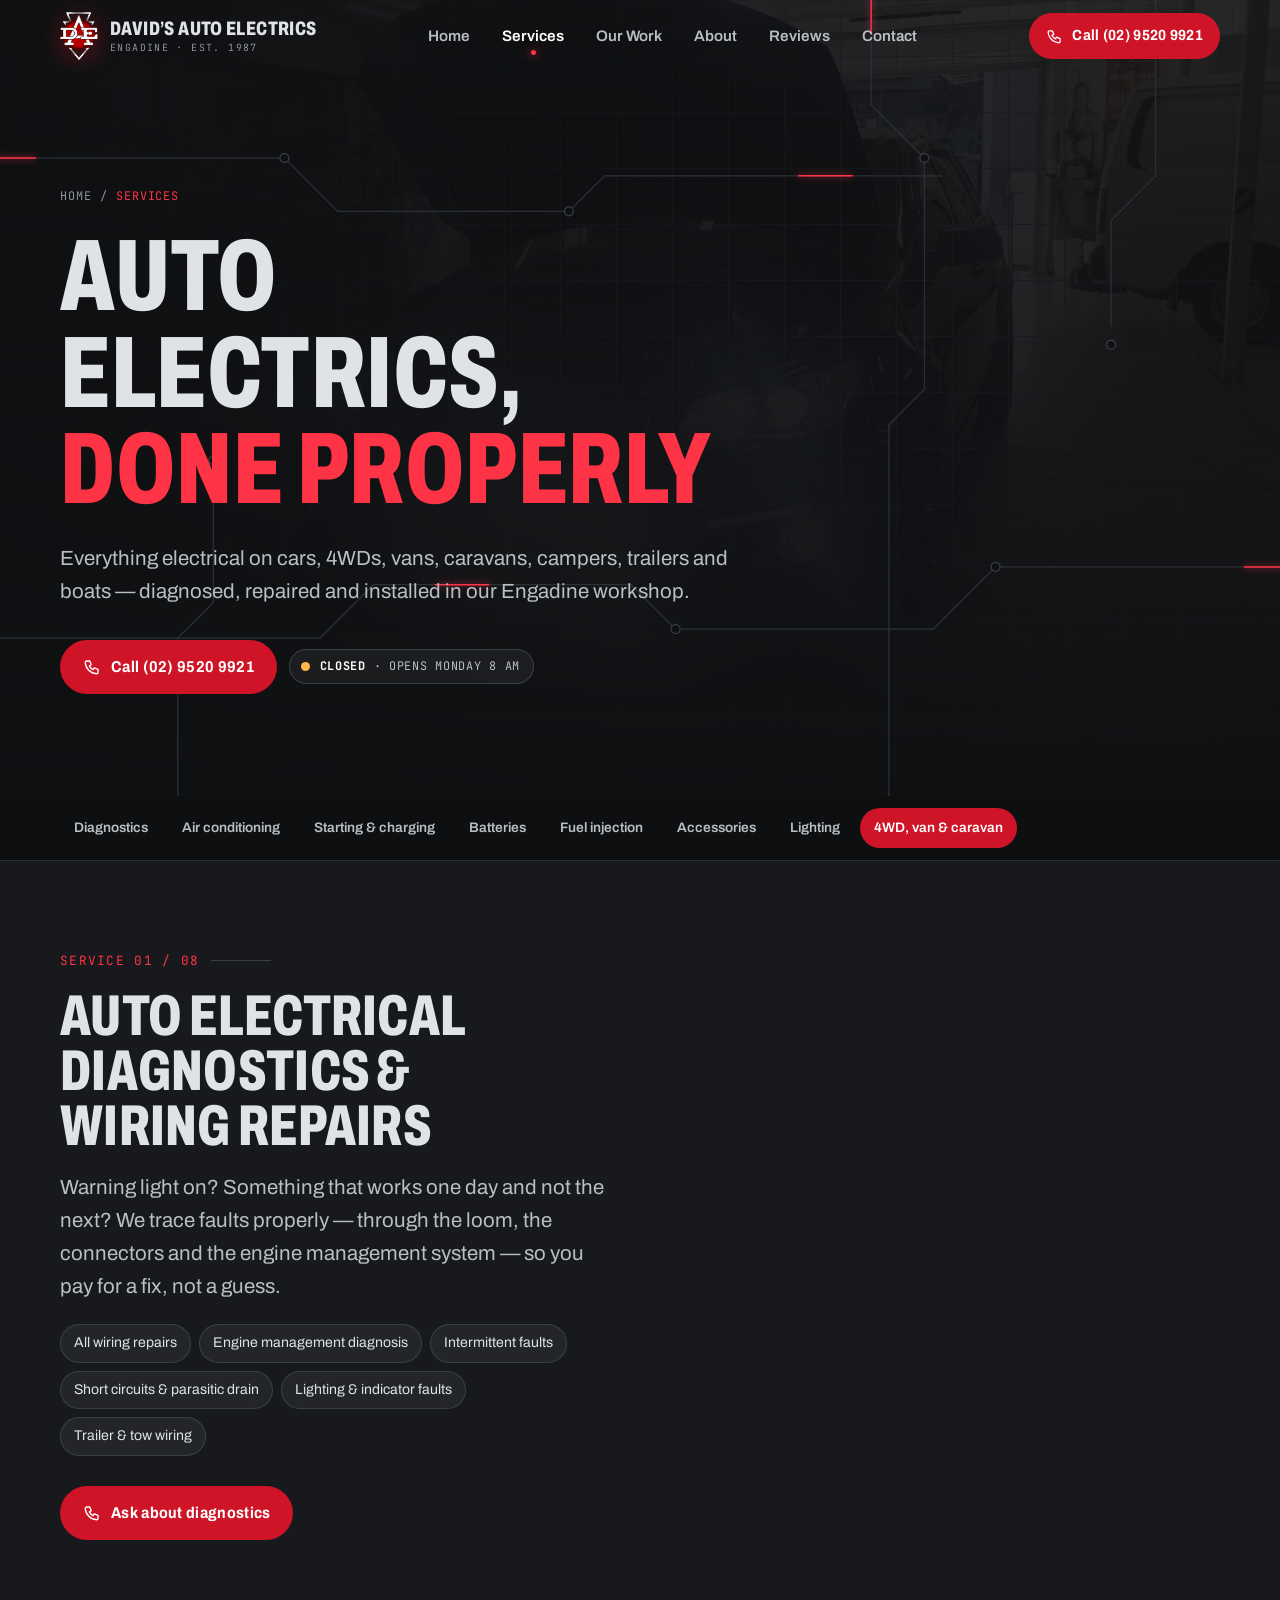
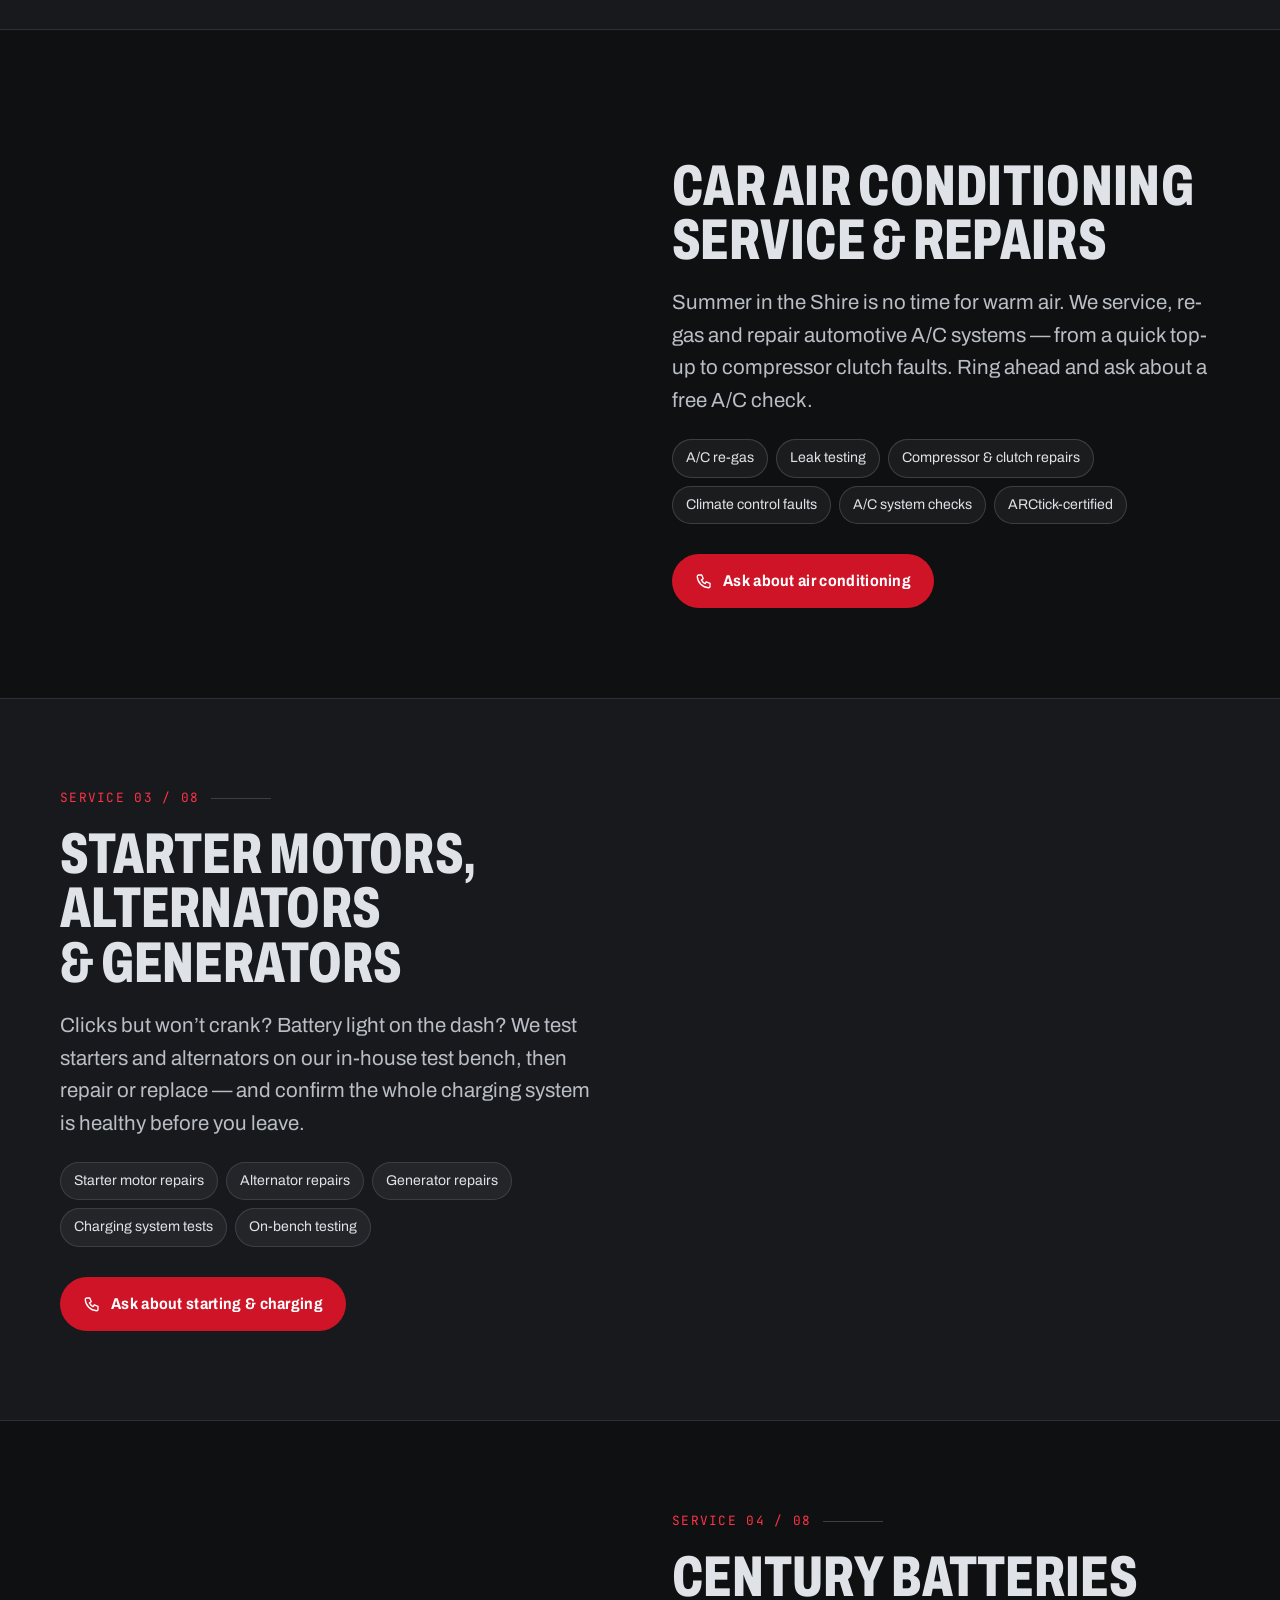
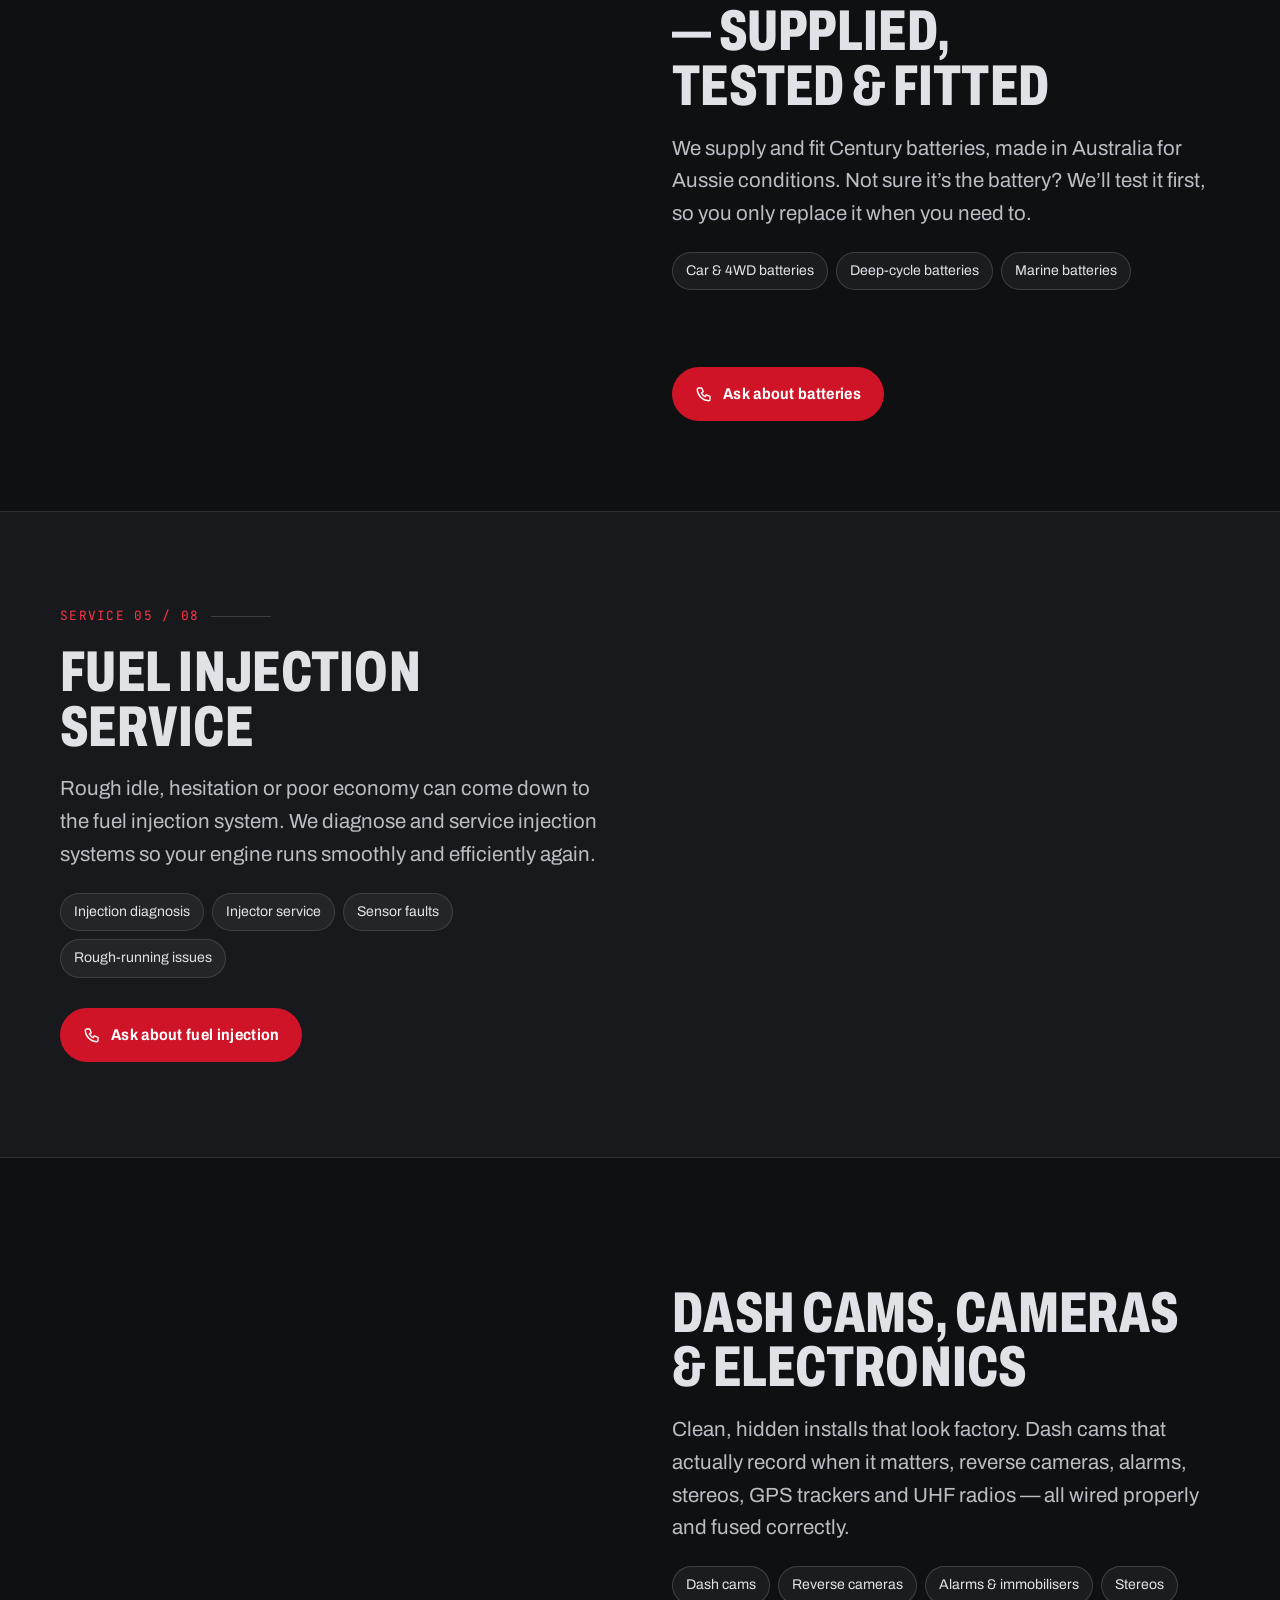
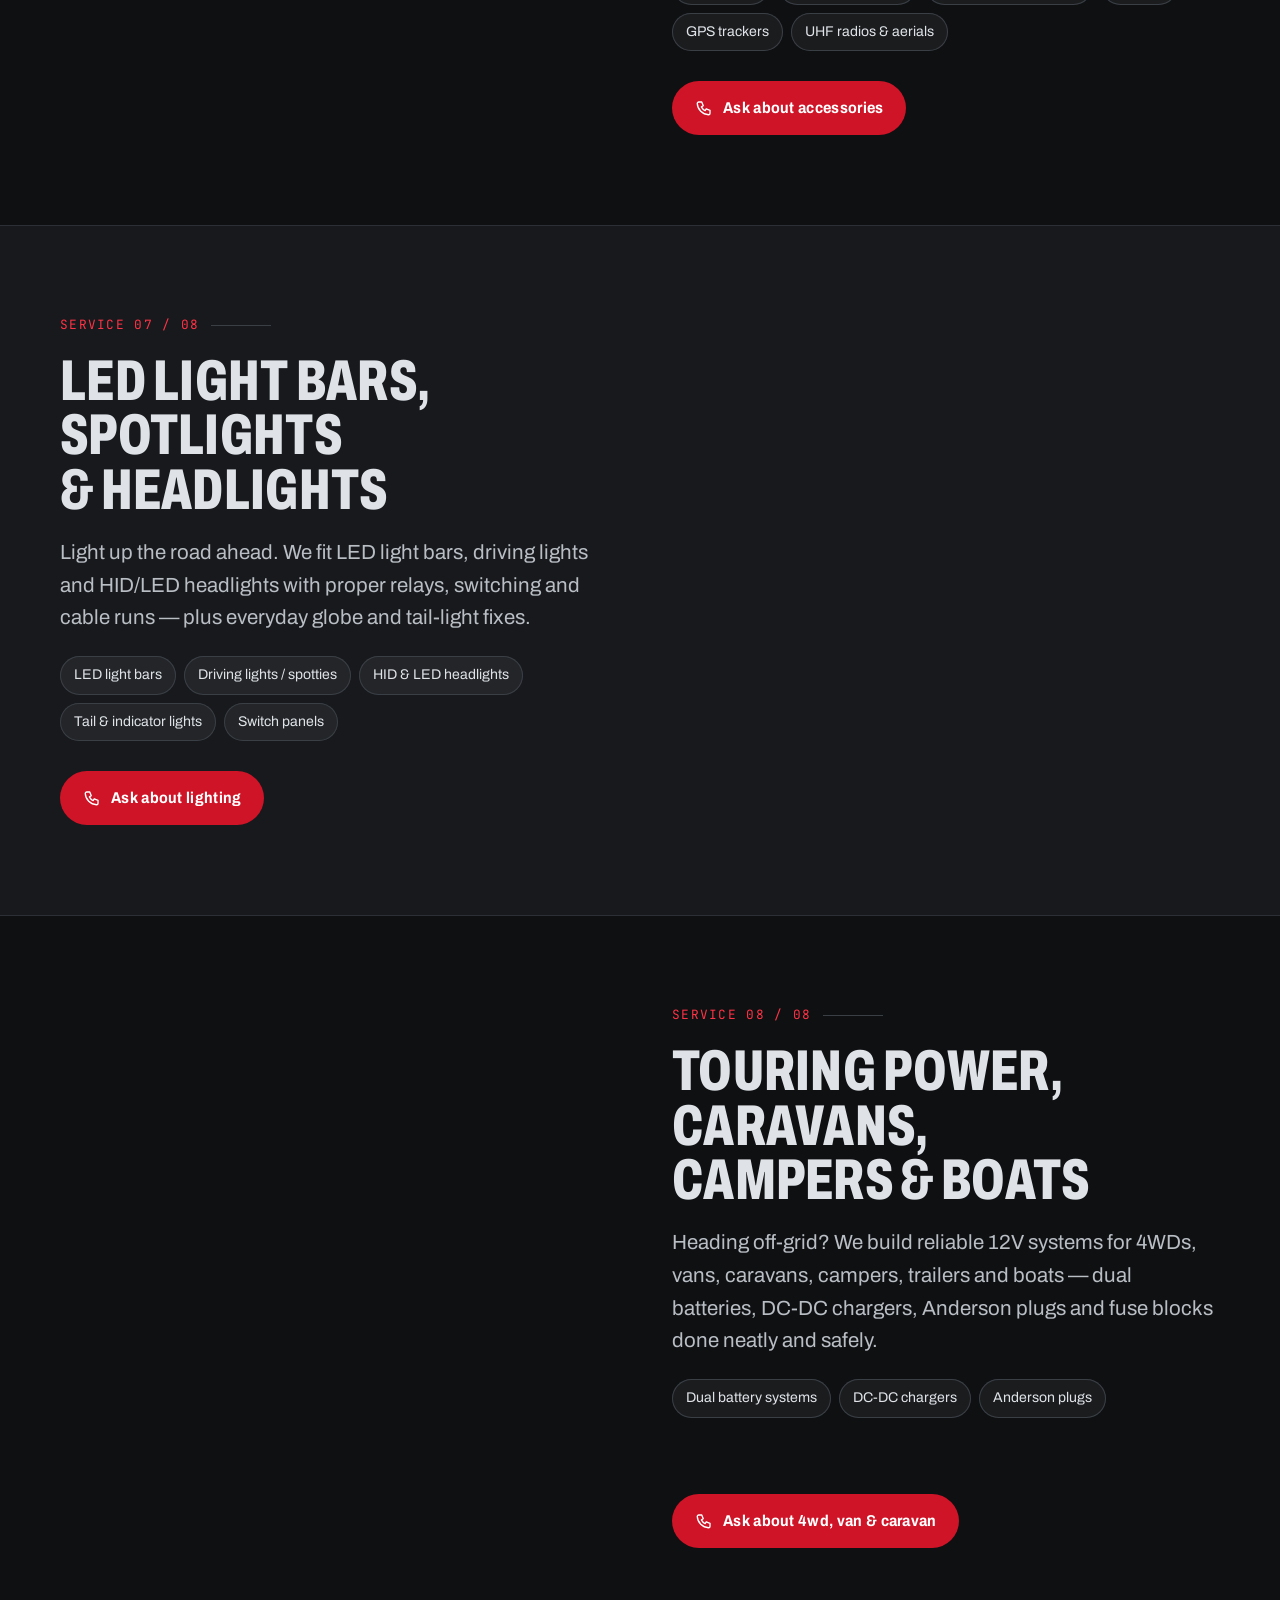
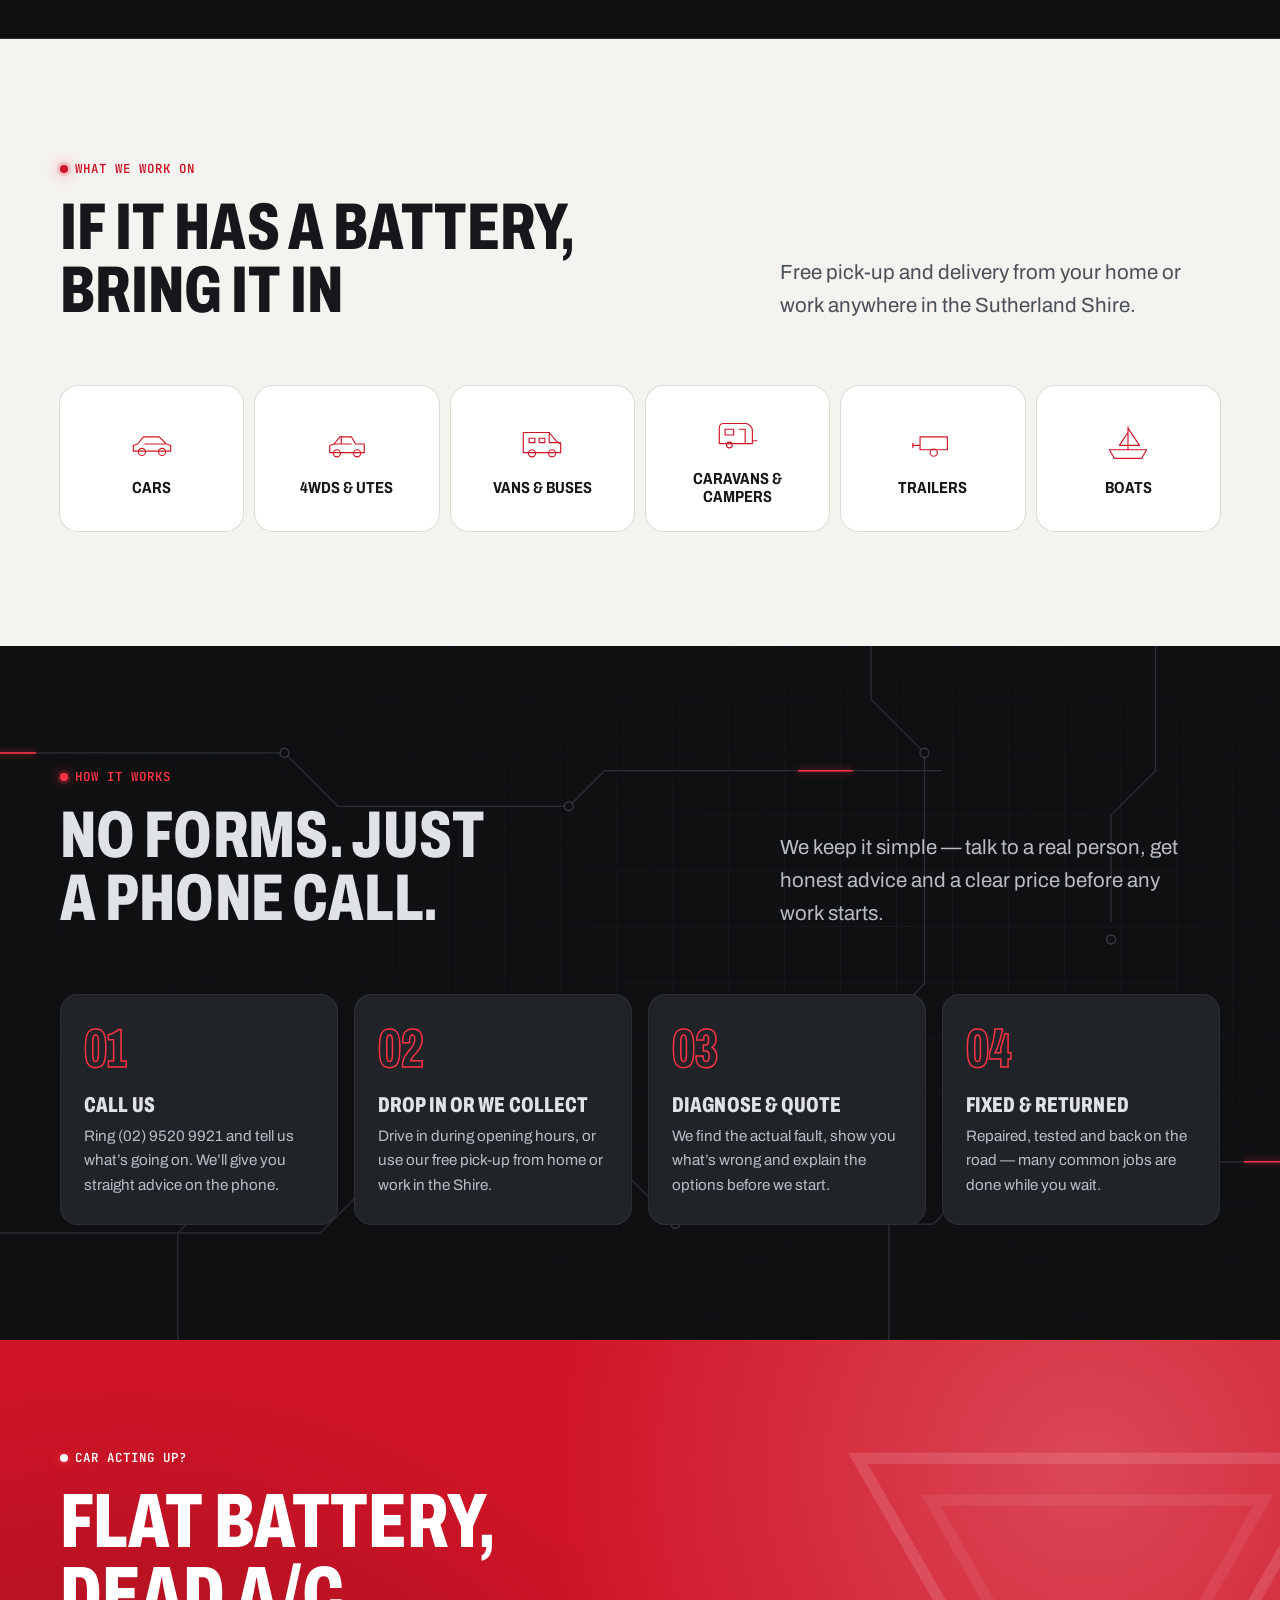
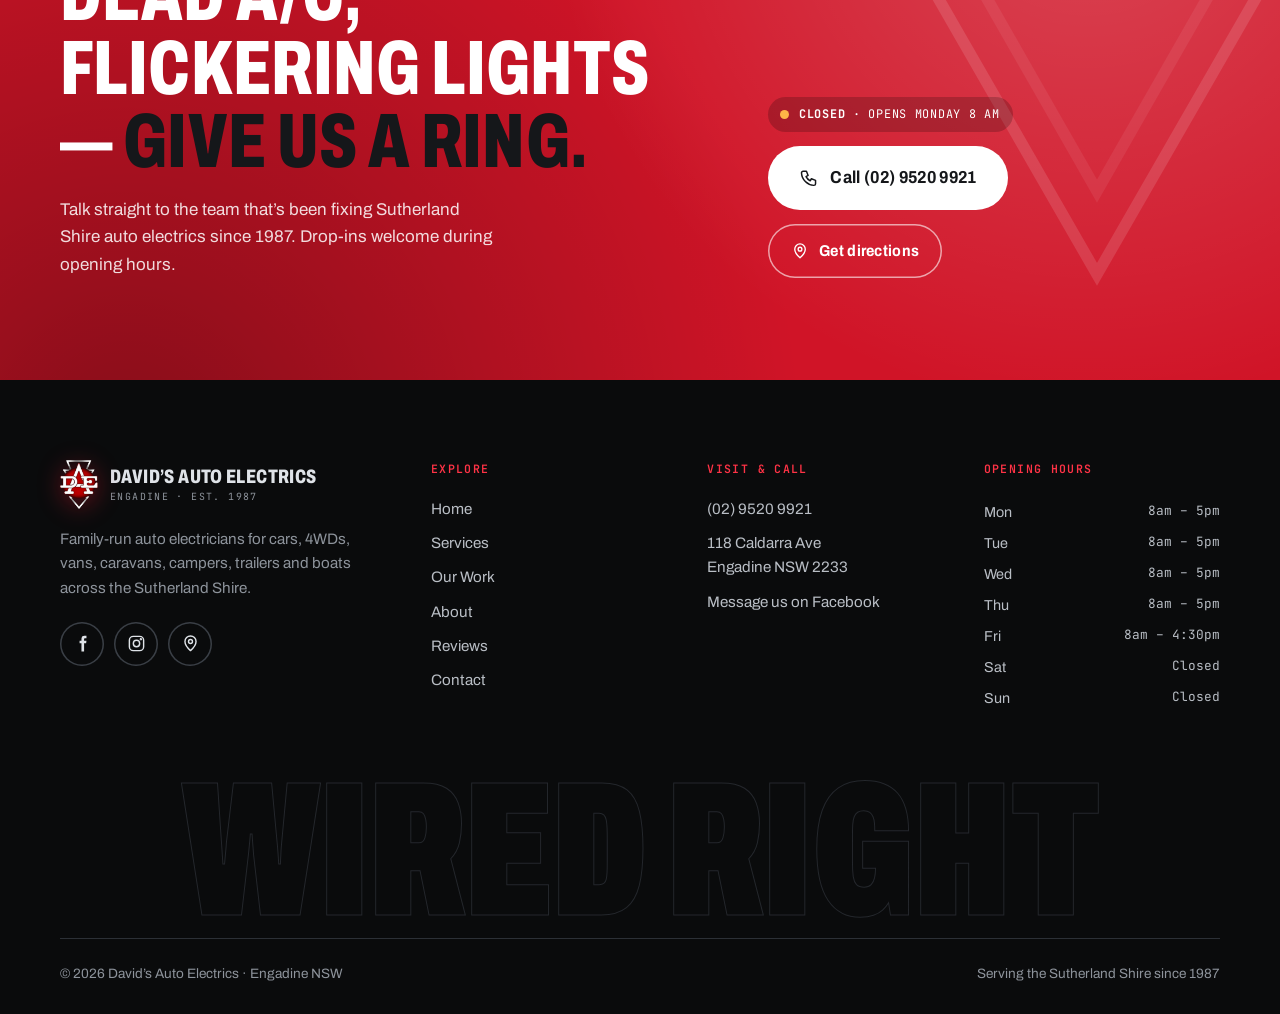
<file: services.html>
<!doctype html>
<html lang="en-AU">
<head>
<script src="site-safety.js"></script>
<meta charset="utf-8">
<meta name="viewport" content="width=device-width, initial-scale=1, viewport-fit=cover">
<meta name="robots" content="noindex, nofollow">
<title>Services | David&#x27;s Auto Electrics Engadine</title>
<meta name="description" content="Auto electrical diagnostics, car air conditioning, starter motors &amp; alternators, Century batteries, fuel injection, accessories, LED lighting, 4WD &amp; caravan power in Engadine.">
<meta name="theme-color" content="#0f1012">
<link rel="icon" type="image/png" href="img/favicon.png">
<link rel="apple-touch-icon" href="img/apple-touch-icon.png">
<meta property="og:type" content="website">
<meta property="og:site_name" content="David's Auto Electrics">
<meta property="og:title" content="Services | David&#x27;s Auto Electrics Engadine">
<meta property="og:description" content="Auto electrical diagnostics, car air conditioning, starter motors &amp; alternators, Century batteries, fuel injection, accessories, LED lighting, 4WD &amp; caravan power in Engadine.">

<meta property="og:image" content="https://konkos-design.github.io/davids-auto-electrics/img/og-image.jpg">
<meta property="og:image:width" content="1200">
<meta property="og:image:height" content="630">
<meta property="og:image:alt" content="David's Auto Electrics — Engadine auto electricians since 1987">
<meta property="og:locale" content="en_AU">
<meta name="twitter:card" content="summary_large_image">
<meta name="twitter:title" content="Services | David&#x27;s Auto Electrics Engadine">
<meta name="twitter:description" content="Auto electrical diagnostics, car air conditioning, starter motors &amp; alternators, Century batteries, fuel injection, accessories, LED lighting, 4WD &amp; caravan power in Engadine.">
<meta name="twitter:image" content="https://konkos-design.github.io/davids-auto-electrics/img/og-image.jpg">
<link rel="preload" href="fonts/archivo.woff" as="font" type="font/woff" crossorigin>
<link rel="stylesheet" href="css/style.css">

<link rel="canonical" href="https://konkos-design.github.io/davids-auto-electrics/services.html">
<meta property="og:url" content="https://konkos-design.github.io/davids-auto-electrics/services.html">
<link rel="stylesheet" href="site-safety.css">
<script type="application/ld+json">{"@context": "https://schema.org", "@type": "AutoRepair", "name": "David’s Auto Electrics", "telephone": "+61295209921", "url": "https://konkos-design.github.io/davids-auto-electrics/"}</script>
</head>
<body>
<a class="skip" href="#main">Skip to content</a>
<header class="site-header">
  <div class="wrap nav">
    <a class="brand" href="index.html" aria-label="David's Auto Electrics home">
      <img src="img/logo-mark.png" alt="" width="38" height="49">
      <span class="brand-text"><span class="brand-name">David&rsquo;s Auto Electrics</span><span class="brand-sub">ENGADINE · EST. 1987</span></span>
    </a>
    <nav class="nav-links" aria-label="Main"><a href="index.html">Home</a><a href="services.html" aria-current="page">Services</a><a href="work.html">Our Work</a><a href="about.html">About</a><a href="reviews.html">Reviews</a><a href="contact.html">Contact</a></nav>
    <div class="nav-cta">
      <a class="btn" href="tel:+61295209921" data-magnetic><svg class="ico ico-phone" viewBox="0 0 24 24" fill="none" stroke="currentColor" stroke-width="1.8" stroke-linecap="round" stroke-linejoin="round"><path d="M5 4h4l2 5-2.5 1.5a11 11 0 0 0 5 5L15 13l5 2v4a2 2 0 0 1-2 2A16 16 0 0 1 3 6a2 2 0 0 1 2-2"/></svg><span>Call <span class="btn-text-long">(02) 9520 9921</span></span></a>
      <button class="burger" aria-label="Open menu" aria-expanded="false" aria-controls="mmenu"><span></span><span></span><span></span></button>
    </div>
  </div>
</header>
<div class="mmenu" id="mmenu" aria-hidden="true">
  <nav class="mmenu-links" aria-label="Mobile"><a href="index.html"><span class="mono">01</span>Home</a><a href="services.html" aria-current="page"><span class="mono">02</span>Services</a><a href="work.html"><span class="mono">03</span>Our Work</a><a href="about.html"><span class="mono">04</span>About</a><a href="reviews.html"><span class="mono">05</span>Reviews</a><a href="contact.html"><span class="mono">06</span>Contact</a></nav>
  <div class="mmenu-foot">
    <div class="status" data-status><i class="dot"></i><span>Checking hours…</span></div>
    <a class="btn btn--big" href="tel:+61295209921"><svg class="ico ico-phone" viewBox="0 0 24 24" fill="none" stroke="currentColor" stroke-width="1.8" stroke-linecap="round" stroke-linejoin="round"><path d="M5 4h4l2 5-2.5 1.5a11 11 0 0 0 5 5L15 13l5 2v4a2 2 0 0 1-2 2A16 16 0 0 1 3 6a2 2 0 0 1 2-2"/></svg><span>Call (02) 9520 9921</span></a>
    <p>118 Caldarra Ave, Engadine NSW 2233</p>
  </div>
</div>
<main id="main">

<section class="page-hero">
  <div class="bg" aria-hidden="true"><img width="1470" height="827" src="img/led-commodore-workshop.jpg" alt=""></div>
  <svg class="circuit" viewBox="0 0 1440 900" preserveAspectRatio="xMidYMid slice" aria-hidden="true">
  <path d="M-20 180H320l60 60h260l40-40h380"/><path class="live" d="M-20 180H320l60 60h260l40-40h380"/>
  <path d="M1460 640H1120l-70 70H760l-50-50H420l-60 60H-20"/><path class="live l2" d="M1460 640H1120l-70 70H760l-50-50H420l-60 60H-20"/>
  <path d="M980 -20v140l60 60v260l-40 40v460"/><path class="live l3" d="M980 -20v140l60 60v260l-40 40v460"/>
  <path d="M200 920V720l40-40V520"/><path d="M1300 -20v220l-50 50v120"/>
  <circle cx="320" cy="180" r="5"/><circle cx="640" cy="240" r="5"/><circle cx="1120" cy="640" r="5"/><circle cx="760" cy="710" r="5"/><circle cx="1040" cy="180" r="5"/><circle cx="240" cy="520" r="5"/><circle cx="1250" cy="390" r="5"/>
</svg><div class="grid-bg" aria-hidden="true"></div>
  <div class="wrap">
    <nav class="crumbs rv" aria-label="Breadcrumb"><a href="index.html">Home</a><span aria-hidden="true">/</span><span aria-current="page">Services</span></nav>
    <h1 data-split>Auto electrics, <span class='red'>done properly</span></h1>
    <p class="lead rv" style="--d:.25s">Everything electrical on cars, 4WDs, vans, caravans, campers, trailers and boats — diagnosed, repaired and installed in our Engadine workshop.</p>
    <div class="hero-actions rv" style="--d:.35s"><a class="btn" href="tel:+61295209921" data-magnetic><svg class="ico ico-phone" viewBox="0 0 24 24" fill="none" stroke="currentColor" stroke-width="1.8" stroke-linecap="round" stroke-linejoin="round"><path d="M5 4h4l2 5-2.5 1.5a11 11 0 0 0 5 5L15 13l5 2v4a2 2 0 0 1-2 2A16 16 0 0 1 3 6a2 2 0 0 1 2-2"/></svg><span>Call (02) 9520 9921</span></a><div class="status" data-status style="align-self:center"><i class="dot"></i><span>Checking hours…</span></div></div>
  </div>
</section>
<nav class="svc-nav" aria-label="Services"><div class="wrap"><a href="#diagnostics">Diagnostics</a><a href="#aircon">Air conditioning</a><a href="#starting">Starting &amp; charging</a><a href="#batteries">Batteries</a><a href="#injection">Fuel injection</a><a href="#accessories">Accessories</a><a href="#lighting">Lighting</a><a href="#touring">4WD, van &amp; caravan</a></div></nav>
<section class="svc" id="diagnostics" aria-labelledby="diagnostics-h">
  <div class="wrap svc-grid">
    <div class="svc-media rv-clip"><img width="516" height="918" src="img/diagnostics.jpg" alt="Fault finding at David's Auto Electrics" loading="lazy"><span class="tag">Fault finding</span></div>
    <div>
      <div class="svc-num rv">SERVICE 01 / 08</div>
      <h2 id="diagnostics-h" data-split>Auto electrical diagnostics &amp; wiring repairs</h2>
      <p class="lead rv">Warning light on? Something that works one day and not the next? We trace faults properly — through the loom, the connectors and the engine management system — so you pay for a fix, not a guess.</p>
      <ul class="pill-list"><li class="rv" style="--d:0.00s">All wiring repairs</li><li class="rv" style="--d:0.04s">Engine management diagnosis</li><li class="rv" style="--d:0.08s">Intermittent faults</li><li class="rv" style="--d:0.12s">Short circuits &amp; parasitic drain</li><li class="rv" style="--d:0.16s">Lighting &amp; indicator faults</li><li class="rv" style="--d:0.20s">Trailer &amp; tow wiring</li></ul>
      <div class="hero-actions rv" style="margin-top:30px"><a class="btn" href="tel:+61295209921" data-magnetic><svg class="ico ico-phone" viewBox="0 0 24 24" fill="none" stroke="currentColor" stroke-width="1.8" stroke-linecap="round" stroke-linejoin="round"><path d="M5 4h4l2 5-2.5 1.5a11 11 0 0 0 5 5L15 13l5 2v4a2 2 0 0 1-2 2A16 16 0 0 1 3 6a2 2 0 0 1 2-2"/></svg><span>Ask about diagnostics</span></a></div>
    </div>
  </div>
</section><section class="svc" id="aircon" aria-labelledby="aircon-h">
  <div class="wrap svc-grid">
    <div class="svc-media rv-clip"><img width="516" height="918" src="img/engine-bay-work.jpg" alt="Cold air, again at David's Auto Electrics" loading="lazy"><span class="tag">Cold air, again</span></div>
    <div>
      <div class="svc-num rv">SERVICE 02 / 08</div>
      <h2 id="aircon-h" data-split>Car air conditioning service &amp; repairs</h2>
      <p class="lead rv">Summer in the Shire is no time for warm air. We service, re-gas and repair automotive A/C systems — from a quick top-up to compressor clutch faults. Ring ahead and ask about a free A/C check.</p>
      <ul class="pill-list"><li class="rv" style="--d:0.00s">A/C re-gas</li><li class="rv" style="--d:0.04s">Leak testing</li><li class="rv" style="--d:0.08s">Compressor &amp; clutch repairs</li><li class="rv" style="--d:0.12s">Climate control faults</li><li class="rv" style="--d:0.16s">A/C system checks</li><li class="rv" style="--d:0.20s">ARCtick-certified</li></ul>
      <div class="hero-actions rv" style="margin-top:30px"><a class="btn" href="tel:+61295209921" data-magnetic><svg class="ico ico-phone" viewBox="0 0 24 24" fill="none" stroke="currentColor" stroke-width="1.8" stroke-linecap="round" stroke-linejoin="round"><path d="M5 4h4l2 5-2.5 1.5a11 11 0 0 0 5 5L15 13l5 2v4a2 2 0 0 1-2 2A16 16 0 0 1 3 6a2 2 0 0 1 2-2"/></svg><span>Ask about air conditioning</span></a></div>
    </div>
  </div>
</section><section class="svc" id="starting" aria-labelledby="starting-h">
  <div class="wrap svc-grid">
    <div class="svc-media rv-clip"><img width="516" height="918" src="img/test-bench.jpg" alt="Our test bench at David's Auto Electrics" loading="lazy"><span class="tag">Our test bench</span></div>
    <div>
      <div class="svc-num rv">SERVICE 03 / 08</div>
      <h2 id="starting-h" data-split>Starter motors, alternators &amp; generators</h2>
      <p class="lead rv">Clicks but won&rsquo;t crank? Battery light on the dash? We test starters and alternators on our in-house test bench, then repair or replace — and confirm the whole charging system is healthy before you leave.</p>
      <ul class="pill-list"><li class="rv" style="--d:0.00s">Starter motor repairs</li><li class="rv" style="--d:0.04s">Alternator repairs</li><li class="rv" style="--d:0.08s">Generator repairs</li><li class="rv" style="--d:0.12s">Charging system tests</li><li class="rv" style="--d:0.16s">On-bench testing</li></ul>
      <div class="hero-actions rv" style="margin-top:30px"><a class="btn" href="tel:+61295209921" data-magnetic><svg class="ico ico-phone" viewBox="0 0 24 24" fill="none" stroke="currentColor" stroke-width="1.8" stroke-linecap="round" stroke-linejoin="round"><path d="M5 4h4l2 5-2.5 1.5a11 11 0 0 0 5 5L15 13l5 2v4a2 2 0 0 1-2 2A16 16 0 0 1 3 6a2 2 0 0 1 2-2"/></svg><span>Ask about starting &amp; charging</span></a></div>
    </div>
  </div>
</section><section class="svc" id="batteries" aria-labelledby="batteries-h">
  <div class="wrap svc-grid">
    <div class="svc-media rv-clip"><img width="516" height="918" src="img/battery-testing.jpg" alt="Battery testing at David's Auto Electrics" loading="lazy"><span class="tag">Battery testing</span></div>
    <div>
      <div class="svc-num rv">SERVICE 04 / 08</div>
      <h2 id="batteries-h" data-split>Century batteries — supplied, tested &amp; fitted</h2>
      <p class="lead rv">We supply and fit Century batteries, made in Australia for Aussie conditions. Not sure it&rsquo;s the battery? We&rsquo;ll test it first, so you only replace it when you need to.</p>
      <ul class="pill-list"><li class="rv" style="--d:0.00s">Car &amp; 4WD batteries</li><li class="rv" style="--d:0.04s">Deep-cycle batteries</li><li class="rv" style="--d:0.08s">Marine batteries</li><li class="rv" style="--d:0.12s">Battery testing</li><li class="rv" style="--d:0.16s">Supply &amp; fit</li></ul>
      <div class="hero-actions rv" style="margin-top:30px"><a class="btn" href="tel:+61295209921" data-magnetic><svg class="ico ico-phone" viewBox="0 0 24 24" fill="none" stroke="currentColor" stroke-width="1.8" stroke-linecap="round" stroke-linejoin="round"><path d="M5 4h4l2 5-2.5 1.5a11 11 0 0 0 5 5L15 13l5 2v4a2 2 0 0 1-2 2A16 16 0 0 1 3 6a2 2 0 0 1 2-2"/></svg><span>Ask about batteries</span></a></div>
    </div>
  </div>
</section><section class="svc" id="injection" aria-labelledby="injection-h">
  <div class="wrap svc-grid">
    <div class="svc-media rv-clip"><img width="960" height="540" src="img/under-car.jpg" alt="Under the car at David's Auto Electrics" loading="lazy"><span class="tag">Under the car</span></div>
    <div>
      <div class="svc-num rv">SERVICE 05 / 08</div>
      <h2 id="injection-h" data-split>Fuel injection service</h2>
      <p class="lead rv">Rough idle, hesitation or poor economy can come down to the fuel injection system. We diagnose and service injection systems so your engine runs smoothly and efficiently again.</p>
      <ul class="pill-list"><li class="rv" style="--d:0.00s">Injection diagnosis</li><li class="rv" style="--d:0.04s">Injector service</li><li class="rv" style="--d:0.08s">Sensor faults</li><li class="rv" style="--d:0.12s">Rough-running issues</li></ul>
      <div class="hero-actions rv" style="margin-top:30px"><a class="btn" href="tel:+61295209921" data-magnetic><svg class="ico ico-phone" viewBox="0 0 24 24" fill="none" stroke="currentColor" stroke-width="1.8" stroke-linecap="round" stroke-linejoin="round"><path d="M5 4h4l2 5-2.5 1.5a11 11 0 0 0 5 5L15 13l5 2v4a2 2 0 0 1-2 2A16 16 0 0 1 3 6a2 2 0 0 1 2-2"/></svg><span>Ask about fuel injection</span></a></div>
    </div>
  </div>
</section><section class="svc" id="accessories" aria-labelledby="accessories-h">
  <div class="wrap svc-grid">
    <div class="svc-media rv-clip"><img width="517" height="918" src="img/led-install.jpg" alt="Clean installs at David's Auto Electrics" loading="lazy"><span class="tag">Clean installs</span></div>
    <div>
      <div class="svc-num rv">SERVICE 06 / 08</div>
      <h2 id="accessories-h" data-split>Dash cams, cameras &amp; electronics</h2>
      <p class="lead rv">Clean, hidden installs that look factory. Dash cams that actually record when it matters, reverse cameras, alarms, stereos, GPS trackers and UHF radios — all wired properly and fused correctly.</p>
      <ul class="pill-list"><li class="rv" style="--d:0.00s">Dash cams</li><li class="rv" style="--d:0.04s">Reverse cameras</li><li class="rv" style="--d:0.08s">Alarms &amp; immobilisers</li><li class="rv" style="--d:0.12s">Stereos</li><li class="rv" style="--d:0.16s">GPS trackers</li><li class="rv" style="--d:0.20s">UHF radios &amp; aerials</li></ul>
      <div class="hero-actions rv" style="margin-top:30px"><a class="btn" href="tel:+61295209921" data-magnetic><svg class="ico ico-phone" viewBox="0 0 24 24" fill="none" stroke="currentColor" stroke-width="1.8" stroke-linecap="round" stroke-linejoin="round"><path d="M5 4h4l2 5-2.5 1.5a11 11 0 0 0 5 5L15 13l5 2v4a2 2 0 0 1-2 2A16 16 0 0 1 3 6a2 2 0 0 1 2-2"/></svg><span>Ask about accessories</span></a></div>
    </div>
  </div>
</section><section class="svc" id="lighting" aria-labelledby="lighting-h">
  <div class="wrap svc-grid">
    <div class="svc-media rv-clip"><img width="1470" height="827" src="img/led-commodore.jpg" alt="Light bar install at David's Auto Electrics" loading="lazy"><span class="tag">Light bar install</span></div>
    <div>
      <div class="svc-num rv">SERVICE 07 / 08</div>
      <h2 id="lighting-h" data-split>LED light bars, spotlights &amp; headlights</h2>
      <p class="lead rv">Light up the road ahead. We fit LED light bars, driving lights and HID/LED headlights with proper relays, switching and cable runs — plus everyday globe and tail-light fixes.</p>
      <ul class="pill-list"><li class="rv" style="--d:0.00s">LED light bars</li><li class="rv" style="--d:0.04s">Driving lights / spotties</li><li class="rv" style="--d:0.08s">HID &amp; LED headlights</li><li class="rv" style="--d:0.12s">Tail &amp; indicator lights</li><li class="rv" style="--d:0.16s">Switch panels</li></ul>
      <div class="hero-actions rv" style="margin-top:30px"><a class="btn" href="tel:+61295209921" data-magnetic><svg class="ico ico-phone" viewBox="0 0 24 24" fill="none" stroke="currentColor" stroke-width="1.8" stroke-linecap="round" stroke-linejoin="round"><path d="M5 4h4l2 5-2.5 1.5a11 11 0 0 0 5 5L15 13l5 2v4a2 2 0 0 1-2 2A16 16 0 0 1 3 6a2 2 0 0 1 2-2"/></svg><span>Ask about lighting</span></a></div>
    </div>
  </div>
</section><section class="svc" id="touring" aria-labelledby="touring-h">
  <div class="wrap svc-grid">
    <div class="svc-media rv-clip"><img width="1470" height="800" src="img/van-fitout.jpg" alt="Van fit-out at David's Auto Electrics" loading="lazy"><span class="tag">Van fit-out</span></div>
    <div>
      <div class="svc-num rv">SERVICE 08 / 08</div>
      <h2 id="touring-h" data-split>Touring power, caravans, campers &amp; boats</h2>
      <p class="lead rv">Heading off-grid? We build reliable 12V systems for 4WDs, vans, caravans, campers, trailers and boats — dual batteries, DC-DC chargers, Anderson plugs and fuse blocks done neatly and safely.</p>
      <ul class="pill-list"><li class="rv" style="--d:0.00s">Dual battery systems</li><li class="rv" style="--d:0.04s">DC-DC chargers</li><li class="rv" style="--d:0.08s">Anderson plugs</li><li class="rv" style="--d:0.12s">7-pin trailer plugs</li><li class="rv" style="--d:0.16s">Caravan &amp; camper electrics</li><li class="rv" style="--d:0.20s">Boat &amp; trailer wiring</li></ul>
      <div class="hero-actions rv" style="margin-top:30px"><a class="btn" href="tel:+61295209921" data-magnetic><svg class="ico ico-phone" viewBox="0 0 24 24" fill="none" stroke="currentColor" stroke-width="1.8" stroke-linecap="round" stroke-linejoin="round"><path d="M5 4h4l2 5-2.5 1.5a11 11 0 0 0 5 5L15 13l5 2v4a2 2 0 0 1-2 2A16 16 0 0 1 3 6a2 2 0 0 1 2-2"/></svg><span>Ask about 4wd, van &amp; caravan</span></a></div>
    </div>
  </div>
</section>
<section class="section section--light" aria-labelledby="veh-h">
  <div class="wrap">
    <div class="sec-head"><div><span class="kicker rv">What we work on</span><h2 id="veh-h" data-split>If it has a battery, bring it in</h2></div><p class="lead rv">Free pick-up and delivery from your home or work anywhere in the Sutherland Shire.</p></div>
    <div class="vehicles"><div class="veh rv" style="--d:0.00s"><svg class="" viewBox="0 0 64 64" fill="none" stroke="currentColor" stroke-width="1.6" stroke-linecap="round" stroke-linejoin="round"><path d="M6 42v-8l6-2 8-10h22l10 10 6 2v8z"/><circle cx="18" cy="43" r="5"/><circle cx="46" cy="43" r="5"/><path d="M22 32h28"/></svg><b>Cars</b></div><div class="veh rv" style="--d:0.05s"><svg class="" viewBox="0 0 64 64" fill="none" stroke="currentColor" stroke-width="1.6" stroke-linecap="round" stroke-linejoin="round"><path d="M8 44V34l6-2 8-10h16l6 10h12v12z"/><path d="M24 22v10M38 32H14"/><circle cx="18" cy="45" r="5"/><circle cx="46" cy="45" r="5"/></svg><b>4WDs &amp; utes</b></div><div class="veh rv" style="--d:0.10s"><svg class="" viewBox="0 0 64 64" fill="none" stroke="currentColor" stroke-width="1.6" stroke-linecap="round" stroke-linejoin="round"><path d="M6 44V16h36l10 12 6 4v12z"/><path d="M42 16v14h16M14 24h8v6h-8zM28 24h8v6h-8z"/><circle cx="18" cy="45" r="5"/><circle cx="46" cy="45" r="5"/></svg><b>Vans &amp; buses</b></div><div class="veh rv" style="--d:0.15s"><svg class="" viewBox="0 0 64 64" fill="none" stroke="currentColor" stroke-width="1.6" stroke-linecap="round" stroke-linejoin="round"><path d="M6 44V22a6 6 0 0 1 6-6h30a10 10 0 0 1 10 10v18z"/><path d="M52 40h6M14 24h12v8H14zM34 24h8v20"/><circle cx="20" cy="46" r="4"/></svg><b>Caravans &amp; campers</b></div><div class="veh rv" style="--d:0.20s"><svg class="" viewBox="0 0 64 64" fill="none" stroke="currentColor" stroke-width="1.6" stroke-linecap="round" stroke-linejoin="round"><path d="M14 22h38v18H14zM14 34H4"/><circle cx="33" cy="44" r="5"/><path d="M4 31v6"/></svg><b>Trailers</b></div><div class="veh rv" style="--d:0.25s"><svg class="" viewBox="0 0 64 64" fill="none" stroke="currentColor" stroke-width="1.6" stroke-linecap="round" stroke-linejoin="round"><path d="M6 40h52l-7 12H13z"/><path d="M32 8v32M32 10l16 24H32M32 16 20 34h12"/></svg><b>Boats</b></div></div>
  </div>
</section>
<section class="section" aria-labelledby="how-h">
  <svg class="circuit" viewBox="0 0 1440 900" preserveAspectRatio="xMidYMid slice" aria-hidden="true">
  <path d="M-20 180H320l60 60h260l40-40h380"/><path class="live" d="M-20 180H320l60 60h260l40-40h380"/>
  <path d="M1460 640H1120l-70 70H760l-50-50H420l-60 60H-20"/><path class="live l2" d="M1460 640H1120l-70 70H760l-50-50H420l-60 60H-20"/>
  <path d="M980 -20v140l60 60v260l-40 40v460"/><path class="live l3" d="M980 -20v140l60 60v260l-40 40v460"/>
  <path d="M200 920V720l40-40V520"/><path d="M1300 -20v220l-50 50v120"/>
  <circle cx="320" cy="180" r="5"/><circle cx="640" cy="240" r="5"/><circle cx="1120" cy="640" r="5"/><circle cx="760" cy="710" r="5"/><circle cx="1040" cy="180" r="5"/><circle cx="240" cy="520" r="5"/><circle cx="1250" cy="390" r="5"/>
</svg><div class="grid-bg" aria-hidden="true"></div>
  <div class="wrap">
    <div class="sec-head"><div><span class="kicker rv">How it works</span><h2 id="how-h" data-split>No forms. Just a phone call.</h2></div><p class="lead rv">We keep it simple — talk to a real person, get honest advice and a clear price before any work starts.</p></div>
    <div class="steps">
      <div class="step rv"><h3>Call us</h3><p>Ring (02) 9520 9921 and tell us what&rsquo;s going on. We&rsquo;ll give you straight advice on the phone.</p></div>
      <div class="step rv" style="--d:.08s"><h3>Drop in or we collect</h3><p>Drive in during opening hours, or use our free pick-up from home or work in the Shire.</p></div>
      <div class="step rv" style="--d:.16s"><h3>Diagnose &amp; quote</h3><p>We find the actual fault, show you what&rsquo;s wrong and explain the options before we start.</p></div>
      <div class="step rv" style="--d:.24s"><h3>Fixed &amp; returned</h3><p>Repaired, tested and back on the road — many common jobs are done while you wait.</p></div>
    </div>
  </div>
</section>
<section class="cta-band" aria-labelledby="cta-h">
  <div class="tri" aria-hidden="true"><svg viewBox="0 0 100 92" fill="none" stroke="currentColor" stroke-width="2.2"><path d="M50 88 4 8h92z"/><path d="M50 72 18 16h64z" opacity=".55"/></svg></div>
  <div class="wrap cta-inner">
    <div class="rv">
      <span class="kicker" style="color:#fff">Car acting up?</span>
      <h2 id="cta-h">Flat battery, dead A/C, flickering lights — <span style="color:var(--text-dark)">give us a ring.</span></h2>
      <p>Talk straight to the team that&rsquo;s been fixing Sutherland Shire auto electrics since 1987. Drop-ins welcome during opening hours.</p>
    </div>
    <div class="cta-side rv" style="--d:.15s">
      <div class="status" data-status><i class="dot"></i><span>Checking hours…</span></div>
      <a class="btn btn--big btn-pulse" href="tel:+61295209921" data-magnetic><svg class="ico ico-phone" viewBox="0 0 24 24" fill="none" stroke="currentColor" stroke-width="1.8" stroke-linecap="round" stroke-linejoin="round"><path d="M5 4h4l2 5-2.5 1.5a11 11 0 0 0 5 5L15 13l5 2v4a2 2 0 0 1-2 2A16 16 0 0 1 3 6a2 2 0 0 1 2-2"/></svg><span>Call (02) 9520 9921</span></a>
      <a class="btn btn--ghost" href="https://www.google.com/maps/dir/?api=1&destination=David%27s+Auto+Electrics%2C+118+Caldarra+Ave%2C+Engadine+NSW+2233&destination_place_id=ChIJ5QHTHm3BEmsRJOE-9l5YPAo" target="_blank" rel="noopener"><svg class="ico" viewBox="0 0 24 24" fill="none" stroke="currentColor" stroke-width="1.8" stroke-linecap="round" stroke-linejoin="round"><path d="M12 21s-7-6.2-7-11.5A7 7 0 0 1 19 9.5C19 14.8 12 21 12 21z"/><circle cx="12" cy="9.5" r="2.5"/></svg><span>Get directions</span></a>
    </div>
  </div>
</section>

</main>
<footer class="site-footer">
  <div class="wrap">
    <div class="foot-grid">
      <div class="foot-brand">
        <a class="brand" href="index.html"><img src="img/logo-mark.png" alt="" width="38" height="49"><span class="brand-text"><span class="brand-name">David&rsquo;s Auto Electrics</span><span class="brand-sub">ENGADINE · EST. 1987</span></span></a>
        <p>Family-run auto electricians for cars, 4WDs, vans, caravans, campers, trailers and boats across the Sutherland Shire.</p>
        <div class="socials"><a href="https://www.facebook.com/davidsautoelectrics" target="_blank" rel="noopener" aria-label="Facebook"><svg viewBox="0 0 24 24" fill="currentColor"><path d="M14 8.5V6.8c0-.8.5-1.3 1.3-1.3H17V2.3h-2.6C11.7 2.3 10.7 4 10.7 6.4v2.1H8.3v3.2h2.4V22H14V11.7h2.6l.4-3.2z"/></svg></a><a href="https://www.instagram.com/davidsautoelec/" target="_blank" rel="noopener" aria-label="Instagram"><svg viewBox="0 0 24 24" fill="none" stroke="currentColor" stroke-width="1.8" stroke-linecap="round" stroke-linejoin="round"><rect x="3" y="3" width="18" height="18" rx="5"/><circle cx="12" cy="12" r="4"/><circle cx="17.5" cy="6.5" r=".6" fill="currentColor"/></svg></a><a href="https://www.google.com/maps/place/?q=place_id:ChIJ5QHTHm3BEmsRJOE-9l5YPAo" target="_blank" rel="noopener" aria-label="Google Maps"><svg class="ico" viewBox="0 0 24 24" fill="none" stroke="currentColor" stroke-width="1.8" stroke-linecap="round" stroke-linejoin="round"><path d="M12 21s-7-6.2-7-11.5A7 7 0 0 1 19 9.5C19 14.8 12 21 12 21z"/><circle cx="12" cy="9.5" r="2.5"/></svg></a></div>
      </div>
      <div><h4>Explore</h4><ul class="foot-links"><li><a href="index.html">Home</a></li><li><a href="services.html">Services</a></li><li><a href="work.html">Our Work</a></li><li><a href="about.html">About</a></li><li><a href="reviews.html">Reviews</a></li><li><a href="contact.html">Contact</a></li></ul></div>
      <div><h4>Visit &amp; call</h4><ul class="foot-links"><li><a href="tel:+61295209921">(02) 9520 9921</a></li><li><a href="https://www.google.com/maps/place/?q=place_id:ChIJ5QHTHm3BEmsRJOE-9l5YPAo" target="_blank" rel="noopener">118 Caldarra Ave<br>Engadine NSW 2233</a></li><li><a href="https://www.facebook.com/davidsautoelectrics" target="_blank" rel="noopener">Message us on Facebook</a></li></ul></div>
      <div><h4>Opening hours</h4><ul class="foot-hours"><li><span>Mon</span><span>8am – 5pm</span></li><li><span>Tue</span><span>8am – 5pm</span></li><li><span>Wed</span><span>8am – 5pm</span></li><li><span>Thu</span><span>8am – 5pm</span></li><li><span>Fri</span><span>8am – 4:30pm</span></li><li><span>Sat</span><span>Closed</span></li><li><span>Sun</span><span>Closed</span></li></ul></div>
    </div>
    <div class="foot-word" aria-hidden="true">Wired right</div>
    <div class="foot-bottom"><span>&copy; <span data-year>2026</span> David&rsquo;s Auto Electrics · Engadine NSW</span><span>Serving the Sutherland Shire since 1987</span></div>
  </div>
</footer>
<div class="callbar" aria-label="Quick contact">
  <a class="btn" href="tel:+61295209921"><svg class="ico ico-phone" viewBox="0 0 24 24" fill="none" stroke="currentColor" stroke-width="1.8" stroke-linecap="round" stroke-linejoin="round"><path d="M5 4h4l2 5-2.5 1.5a11 11 0 0 0 5 5L15 13l5 2v4a2 2 0 0 1-2 2A16 16 0 0 1 3 6a2 2 0 0 1 2-2"/></svg><span>Call (02) 9520 9921</span></a>
  <a class="icon-btn" href="https://www.google.com/maps/dir/?api=1&destination=David%27s+Auto+Electrics%2C+118+Caldarra+Ave%2C+Engadine+NSW+2233&destination_place_id=ChIJ5QHTHm3BEmsRJOE-9l5YPAo" target="_blank" rel="noopener" aria-label="Directions"><svg  viewBox="0 0 24 24" fill="none" stroke="currentColor" stroke-width="1.8" stroke-linecap="round" stroke-linejoin="round"><path d="M12 21s-7-6.2-7-11.5A7 7 0 0 1 19 9.5C19 14.8 12 21 12 21z"/><circle cx="12" cy="9.5" r="2.5"/></svg></a>
</div>
<script src="js/main.js"></script>
</body>
</html>
</file>
<file: css/style.css>
/* ==========================================================
   David's Auto Electrics — Engadine NSW
   Theme: "Live Circuit" — graphite, signal red, chrome
   ========================================================== */

@font-face {
  font-family: "Archivo";
  src: url("../fonts/archivo.woff") format("woff");
  font-weight: 100 900;
  font-stretch: 62% 125%;
  font-display: swap;
}
@font-face {
  font-family: "JetBrains Mono";
  src: url("../fonts/jetbrains-mono.woff") format("woff");
  font-weight: 100 800;
  font-display: swap;
}

:root {
  --ink: #0f1012;
  --graphite: #17191c;
  --steel: #202328;
  --line: #2c3036;
  --line-2: #3a3f46;
  --mute: #8d939b;
  --fog: #b9bec5;
  --chrome: #dfe3e8;
  --paper: #f4f3ef;
  --concrete: #e7e5df;
  --text-dark: #15171a;
  --red: #d01427;
  --red-deep: #9e0d1c;
  --red-glow: #ff3346;
  --green: #35d07f;
  --amber: #ffb547;

  --wrap: 1240px;
  --gut: clamp(16px, 4vw, 40px);
  --radius: 18px;
  --radius-sm: 10px;
  --ease: cubic-bezier(.22, .9, .24, 1);
  --ease-io: cubic-bezier(.7, 0, .2, 1);

  --f-body: "Archivo", system-ui, -apple-system, "Segoe UI", Roboto, sans-serif;
  --f-mono: "JetBrains Mono", ui-monospace, SFMono-Regular, Menlo, monospace;
  --header-h: 72px;
}

*, *::before, *::after { box-sizing: border-box; }
html { -webkit-text-size-adjust: 100%; scroll-behavior: smooth; }
body {
  margin: 0;
  font-family: var(--f-body);
  font-size: 17px;
  line-height: 1.6;
  color: var(--chrome);
  background: var(--ink);
  font-stretch: 100%;
  overflow-x: hidden;
  -webkit-font-smoothing: antialiased;
}
@supports (overflow: clip) { body { overflow-x: clip; } }
img { max-width: 100%; display: block; height: auto; }
a { color: inherit; text-decoration: none; }
button { font: inherit; color: inherit; background: none; border: 0; cursor: pointer; padding: 0; }
p, h1, h2, h3, h4, ul, ol, blockquote, figure { margin: 0; }
ul { padding: 0; list-style: none; }
::selection { background: var(--red); color: #fff; }
:focus-visible { outline: 2px solid var(--red-glow); outline-offset: 3px; border-radius: 4px; }

.wrap { width: 100%; max-width: var(--wrap); margin-inline: auto; padding-inline: var(--gut); }
.sr-only { position: absolute; width: 1px; height: 1px; overflow: hidden; clip: rect(0 0 0 0); white-space: nowrap; }
.skip { position: absolute; left: 12px; top: -60px; z-index: 200; background: var(--red); color: #fff; padding: 10px 16px; border-radius: 8px; }
.skip:focus { top: 12px; }

/* ---------- Typography ---------- */
.display, h1, h2, h3 {
  font-stretch: 68%;
  font-weight: 800;
  text-transform: uppercase;
  letter-spacing: .005em;
  line-height: .95;
  text-wrap: balance;
  overflow-wrap: break-word;
  hyphens: none;
}
h1 { font-size: clamp(3rem, 1.4rem + 6.2vw, 6.6rem); }
h2 { font-size: clamp(2.2rem, 1.25rem + 3.6vw, 4.4rem); }
h3 { font-size: clamp(1.4rem, 1.1rem + 1vw, 1.85rem); line-height: 1.02; }
.lead { font-size: clamp(1.05rem, .98rem + .4vw, 1.28rem); color: var(--fog); max-width: 60ch; text-wrap: pretty; }
p { text-wrap: pretty; }
.mono, .kicker { font-family: var(--f-mono); font-size: .78rem; letter-spacing: .08em; text-transform: uppercase; }
.kicker { display: inline-flex; align-items: center; gap: .6em; color: var(--red-glow); font-weight: 600; margin-bottom: 1.1rem; }
.kicker::before {
  content: ""; width: 8px; height: 8px; border-radius: 50%; background: currentColor;
  box-shadow: 0 0 0 3px rgba(255, 51, 70, .18), 0 0 14px rgba(255, 51, 70, .8);
  flex: none;
}
.red { color: var(--red-glow); }
.chrome-text {
  background: linear-gradient(180deg, #ffffff 0%, #c9ced5 45%, #7d848d 52%, #e9ecef 100%);
  -webkit-background-clip: text; background-clip: text; color: transparent;
}
.outline-text { color: transparent; -webkit-text-stroke: 1.5px var(--chrome); }

/* ---------- Buttons ---------- */
.btn {
  --bg: var(--red); --fg: #fff; --sweep: #fff; --sweep-fg: var(--text-dark);
  position: relative; isolation: isolate; overflow: hidden;
  display: inline-flex; align-items: center; justify-content: center; gap: .65em;
  min-height: 54px; padding: 0 1.45em;
  font-weight: 700; font-size: .98rem; letter-spacing: .02em; font-stretch: 90%;
  color: var(--fg); background: var(--bg);
  border-radius: 999px; white-space: nowrap;
  transition: color .45s var(--ease), transform .35s var(--ease), box-shadow .45s var(--ease);
  will-change: transform;
}
.btn::before {
  content: ""; position: absolute; inset: 0; z-index: -1;
  background: var(--sweep);
  transform: translateY(101%); border-radius: inherit;
  transition: transform .55s var(--ease);
}
.btn:hover::before, .btn:focus-visible::before { transform: translateY(0); }
.btn:hover, .btn:focus-visible { color: var(--sweep-fg); box-shadow: 0 14px 34px -14px rgba(208, 20, 39, .9); }
.btn:active { transform: scale(.97); }
.btn .ico { width: 1.15em; height: 1.15em; flex: none; transition: transform .45s var(--ease); }
.btn:hover .ico-arrow { transform: translateX(4px) rotate(-45deg); }
.btn:hover .ico-phone { animation: ring .7s var(--ease) 1; }
.btn--ghost { --bg: transparent; --fg: var(--chrome); --sweep: var(--chrome); --sweep-fg: var(--ink); box-shadow: inset 0 0 0 1.5px var(--line-2); }
.btn--ghost:hover { box-shadow: inset 0 0 0 1.5px var(--chrome); }
.btn--light { --bg: var(--text-dark); --fg: #fff; --sweep: var(--red); --sweep-fg: #fff; }
.btn--big { min-height: 64px; font-size: 1.08rem; padding: 0 1.8em; }
.btn .ripple { position: absolute; border-radius: 50%; background: rgba(255, 255, 255, .45); transform: scale(0); animation: ripple .7s ease-out forwards; pointer-events: none; z-index: 2; }
@keyframes ripple { to { transform: scale(4); opacity: 0; } }
@keyframes ring { 0%,100% { transform: rotate(0) } 20% { transform: rotate(-16deg) } 40% { transform: rotate(14deg) } 60% { transform: rotate(-10deg) } 80% { transform: rotate(6deg) } }

.btn-pulse { animation: pulse 2.6s var(--ease) infinite; }
.btn-pulse:hover { animation: none; }
@keyframes pulse { 0% { box-shadow: 0 0 0 0 rgba(255, 51, 70, .55) } 70%,100% { box-shadow: 0 0 0 16px rgba(255, 51, 70, 0) } }

.link-arrow {
  display: inline-flex; align-items: center; gap: .5em; font-weight: 700; font-stretch: 90%;
  color: var(--chrome); position: relative; padding-bottom: 4px;
}
.link-arrow::after {
  content: ""; position: absolute; left: 0; right: 0; bottom: 0; height: 2px; background: var(--red);
  transform: scaleX(.25); transform-origin: left; transition: transform .5s var(--ease);
}
.link-arrow:hover::after { transform: scaleX(1); }
.section--light .link-arrow, .section--concrete .link-arrow { color: var(--text-dark); }
.link-arrow .ico { width: 1.05em; height: 1.05em; transition: transform .4s var(--ease); }
.link-arrow:hover .ico { transform: translateX(5px); }

/* ---------- Header ---------- */
.site-header {
  position: fixed; inset: 0 0 auto 0; z-index: 90; height: var(--header-h);
  transition: transform .5s var(--ease), background .4s ease, box-shadow .4s ease, height .4s var(--ease);
}
.site-header.is-solid { background: rgba(15, 16, 18, .86); backdrop-filter: blur(14px) saturate(1.3); -webkit-backdrop-filter: blur(14px) saturate(1.3); box-shadow: 0 1px 0 var(--line); }
.site-header.is-hidden { transform: translateY(-100%); }
.nav { height: 100%; display: flex; align-items: center; justify-content: space-between; gap: 18px; }
.brand { display: flex; align-items: center; gap: 12px; min-width: 0; }
.brand img { width: 38px; height: auto; flex: none; filter: drop-shadow(0 4px 12px rgba(208, 20, 39, .45)); transition: transform .6s var(--ease); }
.brand:hover img { transform: rotate(-8deg) scale(1.06); }
.brand-text { display: flex; flex-direction: column; line-height: 1; min-width: 0; }
.brand-name { font-weight: 800; font-stretch: 72%; text-transform: uppercase; font-size: 1.22rem; letter-spacing: .02em; white-space: nowrap; }
.brand-sub { font-family: var(--f-mono); font-size: .62rem; letter-spacing: .14em; color: var(--mute); margin-top: 5px; white-space: nowrap; }
.nav-links { display: flex; align-items: center; gap: 4px; }
.nav-links a {
  position: relative; padding: 10px 14px; font-weight: 600; font-size: .95rem; color: var(--fog);
  border-radius: 999px; transition: color .3s, background .3s;
}
.nav-links a:hover { color: #fff; background: rgba(255, 255, 255, .06); }
.nav-links a[aria-current="page"] { color: #fff; }
.nav-links a[aria-current="page"]::after {
  content: ""; position: absolute; left: 50%; bottom: 3px; width: 5px; height: 5px; margin-left: -2.5px;
  border-radius: 50%; background: var(--red-glow); box-shadow: 0 0 10px var(--red-glow);
}
.nav-cta { display: flex; align-items: center; gap: 10px; }
.nav-cta .btn { min-height: 46px; padding: 0 1.15em; font-size: .92rem; }
.burger { display: none; width: 48px; height: 48px; border-radius: 50%; box-shadow: inset 0 0 0 1.5px var(--line-2); position: relative; flex: none; }
.burger span { position: absolute; left: 14px; right: 14px; height: 2px; background: var(--chrome); border-radius: 2px; transition: transform .5s var(--ease), opacity .3s; }
.burger span:nth-child(1) { top: 18px; } .burger span:nth-child(2) { top: 23px; } .burger span:nth-child(3) { top: 28px; }
.menu-open .burger span:nth-child(1) { transform: translateY(5px) rotate(45deg); }
.menu-open .burger span:nth-child(2) { opacity: 0; transform: scaleX(0); }
.menu-open .burger span:nth-child(3) { transform: translateY(-5px) rotate(-45deg); }

/* Mobile menu */
.mmenu {
  position: fixed; inset: 0; z-index: 80; background: var(--ink);
  display: flex; flex-direction: column; justify-content: space-between;
  padding: calc(var(--header-h) + 24px) var(--gut) 28px;
  clip-path: circle(0% at calc(100% - 44px) 36px);
  transition: clip-path .8s var(--ease-io); visibility: hidden; overflow-y: auto;
}
.menu-open .mmenu { clip-path: circle(150% at calc(100% - 44px) 36px); visibility: visible; }
.mmenu-links a {
  display: flex; align-items: baseline; gap: 14px; padding: 8px 0; border-bottom: 1px solid var(--line);
  font-weight: 800; font-stretch: 66%; text-transform: uppercase; font-size: clamp(2.1rem, 11vw, 3.4rem); line-height: 1.05;
  opacity: 0; transform: translateY(24px); transition: opacity .5s, transform .6s var(--ease), color .3s;
}
.mmenu-links a .mono { color: var(--red-glow); font-size: .72rem; font-stretch: 100%; }
.mmenu-links a[aria-current="page"] { color: var(--red-glow); }
.menu-open .mmenu-links a { opacity: 1; transform: none; }
.menu-open .mmenu-links a:nth-child(1) { transition-delay: .18s } .menu-open .mmenu-links a:nth-child(2) { transition-delay: .23s }
.menu-open .mmenu-links a:nth-child(3) { transition-delay: .28s } .menu-open .mmenu-links a:nth-child(4) { transition-delay: .33s }
.menu-open .mmenu-links a:nth-child(5) { transition-delay: .38s } .menu-open .mmenu-links a:nth-child(6) { transition-delay: .43s }
.mmenu-foot { display: grid; gap: 14px; margin-top: 28px; opacity: 0; transition: opacity .5s .45s; }
.menu-open .mmenu-foot { opacity: 1; }
.mmenu-foot .btn { width: 100%; }
.mmenu-foot p { color: var(--mute); font-size: .9rem; }
body.menu-open { overflow: hidden; }

/* ---------- Status pill ---------- */
.status {
  display: inline-flex; align-items: center; gap: 10px; padding: 8px 14px 8px 12px;
  border-radius: 999px; background: rgba(255, 255, 255, .05); box-shadow: inset 0 0 0 1px var(--line-2);
  font-family: var(--f-mono); font-size: .74rem; letter-spacing: .06em; text-transform: uppercase; color: var(--fog);
  max-width: 100%;
}
.status .dot { width: 9px; height: 9px; border-radius: 50%; background: var(--mute); flex: none; }
.status.is-open .dot { background: var(--green); box-shadow: 0 0 0 0 rgba(53, 208, 127, .6); animation: blip 2s infinite; }
.status.is-closed .dot { background: var(--amber); }
.status b { color: #fff; font-weight: 700; }
.status span { white-space: normal; }
@keyframes blip { 0% { box-shadow: 0 0 0 0 rgba(53, 208, 127, .6) } 80%,100% { box-shadow: 0 0 0 10px rgba(53, 208, 127, 0) } }

/* ---------- Hero (home) ---------- */
.hero { position: relative; min-height: 100svh; padding: calc(var(--header-h) + 36px) 0 64px; display: flex; align-items: center; overflow: hidden; isolation: isolate; }
.hero-grid { display: grid; grid-template-columns: minmax(0, 1.08fr) minmax(0, .92fr); gap: clamp(28px, 4vw, 64px); align-items: center; }
.hero-copy { position: relative; z-index: 2; min-width: 0; }
.hero h1 { margin: 22px 0 22px; font-size: clamp(3.4rem, 1.4rem + 6.4vw, 6.8rem); }
.hero h1 .line { display: block; }
.hero .lead { margin-bottom: 32px; }
.hero-actions { display: flex; flex-wrap: wrap; gap: 12px; }
.hero-proof { display: flex; flex-wrap: wrap; gap: 10px 26px; margin-top: 34px; padding-top: 22px; border-top: 1px solid var(--line); }
.proof { display: flex; align-items: center; gap: 10px; color: var(--fog); font-size: .92rem; line-height: 1.25; }
.proof b { display: block; color: #fff; font-size: 1.05rem; font-stretch: 85%; }
.proof .stars { color: var(--amber); letter-spacing: 1px; font-size: .9rem; }
.proof .ico { width: 28px; height: 28px; color: var(--red-glow); flex: none; }

.hero-visual { position: relative; z-index: 1; aspect-ratio: 4 / 4.6; max-height: 78svh; width: 100%; justify-self: end; }
.hero-orb {
  position: absolute; width: 74%; aspect-ratio: 1; left: 13%; top: 8%; border-radius: 50%;
  background: radial-gradient(circle at 35% 30%, #ff4a5b 0%, var(--red) 38%, var(--red-deep) 70%, #4a0710 100%);
  filter: blur(.5px); box-shadow: 0 0 120px 10px rgba(208, 20, 39, .45);
  animation: orb 9s ease-in-out infinite;
}
@keyframes orb { 50% { transform: translateY(-14px) scale(1.03); } }
.hero-tri { position: absolute; inset: -4% -6% auto -6%; width: 112%; height: auto; color: var(--chrome); opacity: .9; }
.hero-photo {
  position: absolute; inset: 14% 4% 0 4%;
  clip-path: polygon(0 0, 100% 0, 100% 74%, 50% 100%, 0 74%);
  overflow: hidden; background: var(--steel);
}
.hero-photo img { width: 100%; height: 100%; object-fit: cover; object-position: 50% 60%; transform: scale(1.12); transition: transform 1.6s var(--ease); }
.is-in .hero-photo img, .hero-photo.is-in img { transform: scale(1); }
.hero-tag {
  position: absolute; right: -2%; bottom: 20%; z-index: 3;
  background: var(--paper); color: var(--text-dark); border-radius: 14px; padding: 12px 16px;
  box-shadow: 0 24px 50px -20px rgba(0, 0, 0, .7); display: flex; align-items: center; gap: 12px;
  animation: floaty 6s ease-in-out infinite;
}
.hero-tag .big { font-weight: 800; font-stretch: 70%; font-size: 2.1rem; line-height: .9; color: var(--red); }
.hero-tag small { display: block; font-family: var(--f-mono); font-size: .64rem; letter-spacing: .1em; text-transform: uppercase; line-height: 1.35; color: #555; }
.hero-tag2 { right: auto; left: -4%; bottom: auto; top: 18%; animation-delay: -3s; background: var(--graphite); color: var(--chrome); box-shadow: inset 0 0 0 1px var(--line-2), 0 24px 50px -20px rgba(0, 0, 0, .8); }
.hero-tag2 .big { color: #fff; font-size: 1.5rem; }
.hero-tag2 small { color: var(--mute); }
@keyframes floaty { 50% { transform: translateY(-10px); } }

/* Circuit background */
.circuit { position: absolute; inset: 0; z-index: -1; width: 100%; height: 100%; pointer-events: none; }
.circuit path { fill: none; stroke: var(--line); stroke-width: 1.4; }
.circuit .live { stroke: var(--red-glow); stroke-width: 1.6; stroke-dasharray: 60 900; stroke-linecap: round; animation: current 6s linear infinite; filter: drop-shadow(0 0 4px rgba(255, 51, 70, .9)); }
.circuit .live.l2 { animation-duration: 8s; animation-delay: -3s; }
.circuit .live.l3 { animation-duration: 7s; animation-delay: -5s; }
.circuit circle { fill: var(--ink); stroke: var(--line-2); stroke-width: 1.4; }
@keyframes current { from { stroke-dashoffset: 960; } to { stroke-dashoffset: 0; } }
.grid-bg {
  position: absolute; inset: 0; z-index: -2; pointer-events: none;
  background-image: linear-gradient(var(--graphite) 1px, transparent 1px), linear-gradient(90deg, var(--graphite) 1px, transparent 1px);
  background-size: 56px 56px; mask-image: radial-gradient(ellipse at 70% 40%, #000 0%, transparent 70%); -webkit-mask-image: radial-gradient(ellipse at 70% 40%, #000 0%, transparent 70%);
}
.scroll-cue { position: absolute; left: 50%; bottom: 18px; transform: translateX(-50%); display: flex; flex-direction: column; align-items: center; gap: 8px; color: var(--mute); }
.scroll-cue i { width: 2px; height: 38px; background: linear-gradient(var(--red-glow), transparent); animation: drip 2s var(--ease) infinite; transform-origin: top; }
@keyframes drip { 0% { transform: scaleY(0) } 50% { transform: scaleY(1) } 100% { transform: scaleY(1); opacity: 0 } }

/* ---------- Marquee ---------- */
.marquee-wrap { overflow: hidden; padding: 26px 0; margin: -26px 0; position: relative; z-index: 3; }
.marquee { position: relative; background: var(--red); color: #fff; overflow: hidden; padding: 16px 0; transform: rotate(-1.2deg); margin: 0 -10px; box-shadow: 0 20px 60px -20px rgba(208, 20, 39, .6); z-index: 3; }
.marquee-track { display: flex; width: max-content; animation: marq 38s linear infinite; }
.marquee:hover .marquee-track { animation-play-state: paused; }
.marquee-item { display: inline-flex; align-items: center; gap: 22px; padding-right: 22px; font-weight: 800; font-stretch: 70%; text-transform: uppercase; font-size: clamp(1.25rem, 1rem + 1.2vw, 2rem); white-space: nowrap; }
.marquee-item svg { width: .8em; height: .8em; flex: none; }
@keyframes marq { to { transform: translateX(-50%); } }

/* ---------- Sections ---------- */
.section { position: relative; padding: clamp(80px, 9vw, 140px) 0; }
.section--light { background: var(--paper); color: var(--text-dark); }
.section--light .lead, .section--light p { color: #4a4f57; }
.section--light .kicker { color: var(--red); }
.section--concrete { background: var(--concrete); color: var(--text-dark); }
.section--concrete .lead, .section--concrete p { color: #4a4f57; }
.section--concrete .kicker { color: var(--red); }
.section--graphite { background: var(--graphite); }
.sec-head { display: grid; grid-template-columns: minmax(0, 1.2fr) minmax(0, .8fr); gap: 28px 60px; align-items: end; margin-bottom: clamp(40px, 5vw, 64px); }
.sec-head h2 { margin: 0; }
.sec-head .lead { justify-self: end; }
.sec-head--stack { grid-template-columns: minmax(0, 1fr); }
.sec-head--stack .lead { justify-self: start; }

/* ---------- Service "fuse" cards ---------- */
.fuses { display: grid; grid-template-columns: repeat(3, minmax(0, 1fr)); gap: 16px; }
.fuse {
  position: relative; display: flex; flex-direction: column; min-height: 320px; padding: 26px 24px 24px;
  background: #fff; color: var(--text-dark); border-radius: var(--radius); overflow: hidden; isolation: isolate;
  box-shadow: 0 1px 0 rgba(0, 0, 0, .04), 0 0 0 1px #dedbd3;
  transition: transform .6s var(--ease), box-shadow .6s var(--ease), color .5s;
}
.fuse::before {
  content: ""; position: absolute; inset: 0; z-index: -1; background: var(--graphite);
  clip-path: circle(0% at 88% 30px); transition: clip-path .8s var(--ease-io);
}
.fuse:hover, .fuse:focus-visible { transform: translateY(-6px); color: var(--chrome); box-shadow: 0 30px 60px -30px rgba(0, 0, 0, .55); }
.fuse:hover::before, .fuse:focus-visible::before { clip-path: circle(150% at 88% 30px); }
.fuse-top { display: flex; justify-content: space-between; align-items: center; margin-bottom: 26px; }
.fuse-num { font-family: var(--f-mono); font-size: .78rem; letter-spacing: .1em; color: #8a8e95; }
.fuse-led { width: 12px; height: 12px; border-radius: 50%; background: #cfccc4; box-shadow: inset 0 1px 2px rgba(0, 0, 0, .25); transition: background .4s, box-shadow .4s; }
.fuse:hover .fuse-led, .fuse:focus-visible .fuse-led { background: var(--red-glow); box-shadow: 0 0 0 4px rgba(255, 51, 70, .2), 0 0 18px var(--red-glow); }
.fuse .ico-lg { width: 58px; height: 58px; color: var(--red); margin-bottom: 20px; transition: transform .6s var(--ease), color .4s; }
.fuse:hover .ico-lg { transform: translateY(-4px) rotate(-6deg); color: var(--red-glow); }
.fuse h3 { margin-bottom: 10px; }
.fuse p { color: #5a5f66; font-size: .97rem; transition: color .4s; }
.fuse:hover p { color: var(--fog); }
.fuse-more { margin-top: auto; padding-top: 20px; display: flex; align-items: center; gap: 8px; font-weight: 700; font-size: .9rem; }
.fuse-more .ico { width: 1.1em; height: 1.1em; transition: transform .5s var(--ease); }
.fuse:hover .fuse-more .ico { transform: translateX(6px); }
.fuse-trace { position: absolute; right: -24px; bottom: -24px; width: 120px; height: 120px; color: #ece9e2; z-index: -1; transition: color .5s; }
.fuse:hover .fuse-trace { color: #2d3137; }

/* ---------- Stats ---------- */
.stats { display: grid; grid-template-columns: repeat(4, minmax(0, 1fr)); border-top: 1px solid var(--line); border-bottom: 1px solid var(--line); }
.stat { padding: 34px 24px 30px; border-left: 1px solid var(--line); position: relative; overflow: hidden; }
.stat:first-child { border-left: 0; }
.stat .num { font-weight: 800; font-stretch: 62%; font-size: clamp(3.2rem, 2rem + 4vw, 5.6rem); line-height: .9; display: flex; align-items: flex-start; gap: 4px; }
.stat .num sup { font-size: .38em; color: var(--red-glow); margin-top: .25em; }
.stat p { color: var(--fog); margin-top: 10px; font-size: .95rem; max-width: 24ch; }
.stat .mono { color: var(--mute); display: block; margin-bottom: 14px; }
.stat::after { content: ""; position: absolute; left: 0; top: 0; height: 2px; width: 100%; background: var(--red-glow); transform: scaleX(0); transform-origin: left; transition: transform 1.2s var(--ease); }
.stat.is-in::after { transform: scaleX(1); }

/* ---------- Split feature ---------- */
.split { display: grid; grid-template-columns: minmax(0, 1fr) minmax(0, 1fr); gap: clamp(32px, 5vw, 80px); align-items: center; }
.split--rev > :first-child { order: 2; }
.split-copy h2 { margin-bottom: 22px; }
.split-copy .lead { margin-bottom: 26px; }
.ticks { display: grid; gap: 12px; margin: 26px 0 32px; }
.ticks li { display: flex; gap: 12px; align-items: flex-start; line-height: 1.45; }
.ticks .ico { width: 22px; height: 22px; flex: none; color: var(--red-glow); margin-top: 1px; }
.section--light .ticks .ico, .section--concrete .ticks .ico { color: var(--red); }

/* Before / after */
.ba { max-width: 460px; position: relative; border-radius: var(--radius); overflow: hidden; aspect-ratio: 480 / 715; max-height: 660px; width: 100%; margin-inline: auto; background: var(--steel); user-select: none; touch-action: pan-y; box-shadow: 0 40px 80px -40px rgba(0, 0, 0, .8); }
.ba img { position: absolute; inset: 0; width: 100%; height: 100%; object-fit: cover; pointer-events: none; }
.ba .ba-after { clip-path: inset(0 0 0 var(--pos, 50%)); }
.ba-handle { position: absolute; top: 0; bottom: 0; left: var(--pos, 50%); width: 3px; margin-left: -1.5px; background: #fff; box-shadow: 0 0 18px rgba(255, 255, 255, .6); pointer-events: none; }
.ba-knob { position: absolute; top: 50%; left: 50%; width: 54px; height: 54px; margin: -27px 0 0 -27px; border-radius: 50%; background: var(--red); display: grid; place-items: center; box-shadow: 0 0 0 6px rgba(255, 255, 255, .25), 0 10px 30px rgba(0, 0, 0, .5); }
.ba-knob svg { width: 26px; height: 26px; color: #fff; }
.ba-label { position: absolute; top: 16px; padding: 6px 12px; border-radius: 999px; font-family: var(--f-mono); font-size: .7rem; letter-spacing: .1em; text-transform: uppercase; background: rgba(15, 16, 18, .75); color: #fff; backdrop-filter: blur(6px); pointer-events: none; }
.ba-label.l { left: 16px; } .ba-label.r { right: 16px; background: var(--red); }
.ba input[type=range] { position: absolute; inset: 0; width: 100%; height: 100%; opacity: 0; cursor: ew-resize; margin: 0; }
.ba-hint { position: absolute; left: 50%; bottom: 16px; transform: translateX(-50%); font-family: var(--f-mono); font-size: .68rem; letter-spacing: .1em; text-transform: uppercase; color: #fff; background: rgba(0, 0, 0, .55); padding: 6px 12px; border-radius: 999px; white-space: nowrap; pointer-events: none; transition: opacity .4s; }
.ba.touched .ba-hint { opacity: 0; }

/* Photo stack / collage */
.collage { position: relative; display: grid; grid-template-columns: repeat(6, minmax(0, 1fr)); grid-auto-rows: minmax(0, 1fr); gap: 12px; aspect-ratio: 1 / 1.02; }
.collage figure { position: relative; overflow: hidden; border-radius: var(--radius-sm); background: var(--steel); }
.collage img { width: 100%; height: 100%; object-fit: cover; transition: transform 1.2s var(--ease); }
.collage figure:hover img { transform: scale(1.06); }
.collage .c1 { grid-column: 1 / 5; grid-row: 1 / 4; }
.collage .c2 { grid-column: 5 / 7; grid-row: 1 / 3; }
.collage .c3 { grid-column: 5 / 7; grid-row: 3 / 6; }
.collage .c4 { grid-column: 1 / 3; grid-row: 4 / 6; }
.collage .c5 { grid-column: 3 / 5; grid-row: 4 / 6; }
.collage figcaption { position: absolute; left: 10px; bottom: 10px; right: 10px; font-family: var(--f-mono); font-size: .64rem; letter-spacing: .08em; text-transform: uppercase; color: #fff; text-shadow: 0 1px 8px rgba(0, 0, 0, .8); }

/* ---------- Reviews ---------- */
.rating-hero { display: flex; align-items: center; gap: 18px; flex-wrap: wrap; }
.rating-big { font-weight: 800; font-stretch: 62%; font-size: clamp(4rem, 3rem + 4vw, 7rem); line-height: .85; }
.stars { color: var(--amber); letter-spacing: 2px; }
.stars-lg { font-size: 1.4rem; }
.rv-carousel { position: relative; }
.rv-track { display: grid; grid-auto-flow: column; grid-auto-columns: minmax(300px, calc((100% - 32px) / 3)); gap: 16px; overflow-x: auto; scroll-snap-type: x mandatory; scrollbar-width: none; padding-bottom: 6px; overscroll-behavior-x: contain; }
.rv-track::-webkit-scrollbar { display: none; }
.rcard {
  scroll-snap-align: start; position: relative; display: flex; flex-direction: column; gap: 18px; padding: 28px 26px 24px;
  border-radius: var(--radius); background: var(--steel); box-shadow: inset 0 0 0 1px var(--line); min-width: 0;
  transition: transform .5s var(--ease), box-shadow .5s;
}
.rcard:hover { transform: translateY(-4px); box-shadow: inset 0 0 0 1px var(--line-2), 0 26px 50px -30px rgba(0, 0, 0, .9); }
.rcard .q { position: absolute; right: 22px; top: 14px; font-weight: 900; font-size: 5rem; line-height: 1; color: var(--line-2); font-stretch: 62%; pointer-events: none; }
.rcard blockquote { font-size: 1.02rem; line-height: 1.55; color: var(--chrome); overflow-wrap: anywhere; }
.rcard footer { margin-top: auto; display: flex; align-items: center; gap: 12px; padding-top: 16px; border-top: 1px solid var(--line); }
.avatar { width: 42px; height: 42px; border-radius: 50%; display: grid; place-items: center; font-weight: 800; font-stretch: 80%; background: linear-gradient(140deg, var(--red), var(--red-deep)); color: #fff; flex: none; font-size: .95rem; }
.rcard .who { min-width: 0; line-height: 1.25; }
.rcard .who b { display: block; font-size: .98rem; overflow-wrap: anywhere; }
.rcard .who span { font-family: var(--f-mono); font-size: .68rem; letter-spacing: .06em; color: var(--mute); text-transform: uppercase; }
.rcard .g { margin-left: auto; width: 22px; height: 22px; flex: none; opacity: .9; }
.rv-nav { display: flex; gap: 10px; }
.icon-btn { width: 52px; height: 52px; border-radius: 50%; display: grid; place-items: center; box-shadow: inset 0 0 0 1.5px var(--line-2); transition: background .35s, box-shadow .35s, transform .3s var(--ease); }
.icon-btn:hover { background: var(--red); box-shadow: inset 0 0 0 1.5px var(--red); }
.icon-btn:active { transform: scale(.92); }
.icon-btn svg { width: 22px; height: 22px; }
.rv-progress { height: 2px; background: var(--line); border-radius: 2px; margin-top: 26px; overflow: hidden; }
.rv-progress i { display: block; height: 100%; width: 30%; background: var(--red-glow); border-radius: 2px; transition: transform .3s; transform-origin: left; }

/* Reviews page */
.rv-summary { display: grid; grid-template-columns: minmax(0, .9fr) minmax(0, 1.1fr); gap: 40px; align-items: center; padding: 34px; border-radius: var(--radius); background: var(--steel); box-shadow: inset 0 0 0 1px var(--line); }
.bars { display: grid; gap: 10px; }
.bar { display: grid; grid-template-columns: 34px minmax(0, 1fr) 30px; align-items: center; gap: 12px; font-family: var(--f-mono); font-size: .8rem; color: var(--fog); }
.bar .track { height: 10px; border-radius: 10px; background: var(--ink); overflow: hidden; }
.bar .fill { height: 100%; width: var(--w); background: linear-gradient(90deg, var(--red-deep), var(--red-glow)); border-radius: 10px; transform: scaleX(0); transform-origin: left; transition: transform 1.4s var(--ease); }
.is-in .bar .fill { transform: scaleX(1); }
.chips { display: flex; flex-wrap: wrap; gap: 8px; }
.chip { padding: 10px 16px; border-radius: 999px; font-weight: 600; font-size: .9rem; box-shadow: inset 0 0 0 1.5px var(--line-2); color: var(--fog); transition: all .35s var(--ease); }
.chip:hover { color: #fff; box-shadow: inset 0 0 0 1.5px var(--chrome); }
.chip.is-active { background: var(--red); color: #fff; box-shadow: inset 0 0 0 1.5px var(--red); }
.chip .n { font-family: var(--f-mono); font-size: .72rem; opacity: .75; margin-left: 4px; }
.masonry { columns: 3 320px; column-gap: 16px; }
.masonry .rcard { break-inside: avoid; margin-bottom: 16px; display: flex; }
.masonry .rcard.is-hidden { display: none; }

/* ---------- Page hero (inner) ---------- */
.page-hero { position: relative; padding: calc(var(--header-h) + clamp(60px, 9vw, 120px)) 0 clamp(60px, 8vw, 110px); overflow: hidden; isolation: isolate; }
.page-hero .bg { position: absolute; inset: 0; z-index: -3; }
.page-hero .bg img { width: 100%; height: 100%; object-fit: cover; opacity: .28; filter: grayscale(.5) contrast(1.05); transform: scale(1.08); }
.page-hero .bg::after { content: ""; position: absolute; inset: 0; background: linear-gradient(180deg, rgba(15, 16, 18, .55) 0%, rgba(15, 16, 18, .7) 50%, var(--ink) 100%), linear-gradient(90deg, var(--ink) 0%, rgba(15, 16, 18, .2) 80%); }
.crumbs { display: flex; flex-wrap: wrap; gap: 8px; font-family: var(--f-mono); font-size: .74rem; letter-spacing: .08em; text-transform: uppercase; color: var(--mute); margin-bottom: 22px; }
.crumbs a:hover { color: #fff; }
.crumbs span[aria-current] { color: var(--red-glow); }
.page-hero h1 { max-width: 14ch; }
.page-hero .lead { margin-top: 24px; }
.page-hero .hero-actions { margin-top: 32px; }

/* ---------- Services page ---------- */
.svc-nav { position: sticky; top: calc(var(--header-h) - 1px); z-index: 20; background: rgba(15, 16, 18, .9); backdrop-filter: blur(12px); -webkit-backdrop-filter: blur(12px); border-bottom: 1px solid var(--line); }
.svc-nav .wrap { display: flex; gap: 6px; overflow-x: auto; scrollbar-width: none; padding-block: 12px; }
.svc-nav .wrap::-webkit-scrollbar { display: none; }
.svc-nav a { flex: none; padding: 9px 14px; border-radius: 999px; font-size: .86rem; font-weight: 600; color: var(--fog); white-space: nowrap; transition: all .3s; }
.svc-nav a:hover { color: #fff; background: rgba(255, 255, 255, .06); }
.svc-nav a.is-active { background: var(--red); color: #fff; }
.svc { padding: clamp(64px, 7vw, 110px) 0; border-bottom: 1px solid var(--line); scroll-margin-top: calc(var(--header-h) + 60px); }
.svc:nth-of-type(even) { background: var(--graphite); }
.svc-grid { display: grid; grid-template-columns: minmax(0, 1fr) minmax(0, 1fr); gap: clamp(32px, 5vw, 80px); align-items: center; }
.svc:nth-of-type(even) .svc-media { order: 2; }
.svc-media { position: relative; border-radius: var(--radius); overflow: hidden; aspect-ratio: 4 / 3.4; background: var(--steel); }
.svc-media img { width: 100%; height: 100%; object-fit: cover; transform: scale(1.06); transition: transform 1.6s var(--ease); }
.svc-media.is-in img { transform: scale(1); }
.svc-media .tag { position: absolute; left: 14px; top: 14px; padding: 7px 12px; border-radius: 999px; background: rgba(15, 16, 18, .78); backdrop-filter: blur(6px); font-family: var(--f-mono); font-size: .68rem; letter-spacing: .1em; text-transform: uppercase; }
.svc-num { font-family: var(--f-mono); color: var(--red-glow); font-size: .8rem; letter-spacing: .1em; display: flex; align-items: center; gap: 12px; margin-bottom: 18px; }
.svc-num::after { content: ""; height: 1px; width: 60px; background: var(--line-2); }
.svc h2 { font-size: clamp(2rem, 1.2rem + 3vw, 3.6rem); margin-bottom: 18px; }
.svc .lead { margin-bottom: 8px; }
.pill-list { display: flex; flex-wrap: wrap; gap: 8px; margin-top: 22px; }
.pill-list li { padding: 8px 14px; border-radius: 999px; background: rgba(255, 255, 255, .05); box-shadow: inset 0 0 0 1px var(--line-2); font-size: .88rem; color: var(--chrome); }

.vehicles { display: grid; grid-template-columns: repeat(6, minmax(0, 1fr)); gap: 12px; }
.veh { display: flex; flex-direction: column; align-items: center; justify-content: center; text-align: center; gap: 12px; padding: 26px 12px; border-radius: var(--radius); background: #fff; color: var(--text-dark); box-shadow: 0 0 0 1px #dedbd3; transition: transform .5s var(--ease), background .4s, color .4s; min-width: 0; }
.veh svg { width: 46px; height: 46px; color: var(--red); transition: transform .5s var(--ease); }
.veh b { font-stretch: 80%; text-transform: uppercase; font-size: 1rem; line-height: 1.1; }
.veh:hover { transform: translateY(-5px); background: var(--text-dark); color: #fff; }
.veh:hover svg { transform: scale(1.12); color: var(--red-glow); }

.steps { display: grid; grid-template-columns: repeat(4, minmax(0, 1fr)); gap: 16px; counter-reset: step; }
.step { position: relative; padding: 28px 24px; border-radius: var(--radius); background: var(--steel); box-shadow: inset 0 0 0 1px var(--line); min-width: 0; }
.step::before { counter-increment: step; content: "0" counter(step); display: block; font-weight: 800; font-stretch: 62%; font-size: 3.4rem; line-height: 1; color: transparent; -webkit-text-stroke: 1.5px var(--red-glow); margin-bottom: 18px; }
.step h3 { font-size: 1.35rem; margin-bottom: 8px; }
.step p { color: var(--fog); font-size: .95rem; }

/* ---------- Gallery ---------- */
.filters { display: flex; flex-wrap: wrap; gap: 8px; margin-bottom: 30px; }
.gallery { columns: 4 240px; column-gap: 12px; }
.gitem { position: relative; display: block; overflow: hidden; break-inside: avoid; margin-bottom: 12px; border-radius: var(--radius-sm); background: var(--steel); cursor: zoom-in; transform: translateZ(0); transition: opacity .5s, transform .6s var(--ease); }
.gitem img { width: 100%; height: auto; display: block; transition: transform 1.1s var(--ease), filter .6s; }
.gitem:hover img { transform: scale(1.07); }
.gitem::after { content: ""; position: absolute; inset: 0; background: linear-gradient(180deg, transparent 50%, rgba(0, 0, 0, .75)); opacity: .85; transition: opacity .5s; }
.gitem figcaption { position: absolute; z-index: 2; left: 14px; right: 14px; bottom: 12px; font-weight: 700; font-stretch: 85%; font-size: .98rem; line-height: 1.2; transform: translateY(6px); transition: transform .5s var(--ease); }
.gitem figcaption small { display: block; font-family: var(--f-mono); font-size: .64rem; letter-spacing: .1em; text-transform: uppercase; color: var(--red-glow); font-weight: 600; margin-bottom: 4px; }
.gitem:hover figcaption { transform: none; }
.gitem.is-hidden { display: none; }
.zoom-ico { position: absolute; right: 12px; top: 12px; z-index: 2; width: 38px; height: 38px; border-radius: 50%; display: grid; place-items: center; background: rgba(15, 16, 18, .6); backdrop-filter: blur(6px); opacity: 0; transform: scale(.7); transition: all .45s var(--ease); }
.zoom-ico svg { width: 18px; height: 18px; }
.gitem:hover .zoom-ico { opacity: 1; transform: none; }

.lightbox { position: fixed; inset: 0; z-index: 150; background: rgba(8, 9, 10, .94); display: grid; place-items: center; padding: 70px 16px; opacity: 0; visibility: hidden; transition: opacity .4s, visibility .4s; }
.lightbox.is-open { opacity: 1; visibility: visible; }
.lightbox figure { max-width: min(1100px, 100%); max-height: 100%; display: flex; flex-direction: column; align-items: center; gap: 14px; }
.lightbox img { max-height: calc(100svh - 190px); width: auto; max-width: 100%; border-radius: 10px; transform: scale(.94); transition: transform .5s var(--ease); }
.lightbox.is-open img { transform: none; }
.lightbox figcaption { color: var(--fog); text-align: center; font-size: .95rem; }
.lb-close, .lb-prev, .lb-next { position: absolute; width: 52px; height: 52px; border-radius: 50%; background: var(--steel); display: grid; place-items: center; box-shadow: inset 0 0 0 1px var(--line-2); transition: background .3s; }
.lb-close:hover, .lb-prev:hover, .lb-next:hover { background: var(--red); }
.lb-close { top: 14px; right: 14px; } .lb-prev { left: 14px; top: 50%; margin-top: -26px; } .lb-next { right: 14px; top: 50%; margin-top: -26px; }
.lightbox svg { width: 22px; height: 22px; }

/* ---------- About ---------- */
.timeline { position: relative; display: grid; gap: 0; }
.timeline::before { content: ""; position: absolute; left: 120px; top: 8px; bottom: 8px; width: 2px; background: var(--line); }
.timeline .prog { position: absolute; left: 120px; top: 8px; width: 2px; height: var(--p, 0%); background: linear-gradient(var(--red-glow), var(--red)); box-shadow: 0 0 12px var(--red-glow); transition: height .2s linear; }
.tl { position: relative; display: grid; grid-template-columns: 100px minmax(0, 1fr); gap: 40px; padding: 26px 0; }
.tl .yr { font-weight: 800; font-stretch: 62%; font-size: 2.6rem; line-height: 1; text-align: right; }
.tl::before { content: ""; position: absolute; left: 113px; top: 36px; width: 16px; height: 16px; border-radius: 50%; background: var(--ink); box-shadow: inset 0 0 0 2px var(--line-2); transition: all .5s; }
.tl.is-in::before { background: var(--red-glow); box-shadow: 0 0 0 5px rgba(255, 51, 70, .2), 0 0 16px var(--red-glow); }
.tl h3 { font-size: 1.5rem; margin-bottom: 8px; }
.tl p { color: var(--fog); max-width: 62ch; }
.awards { display: grid; grid-template-columns: repeat(2, minmax(0, 1fr)); gap: 16px; }
.award { display: grid; grid-template-columns: minmax(0, .9fr) minmax(0, 1.1fr); gap: 24px; align-items: center; padding: 18px; border-radius: var(--radius); background: #fff; color: var(--text-dark); box-shadow: 0 0 0 1px #dedbd3; min-width: 0; }
.award img { border-radius: 10px; aspect-ratio: 1; object-fit: cover; width: 100%; }
.award .mono { color: var(--red); display: block; margin-bottom: 8px; }
.award h3 { font-size: 1.4rem; margin-bottom: 8px; }
.award p { font-size: .94rem; }
.team { display: grid; grid-template-columns: repeat(3, minmax(0, 1fr)); gap: 16px; }
.member { padding: 30px 26px; border-radius: var(--radius); background: var(--steel); box-shadow: inset 0 0 0 1px var(--line); position: relative; overflow: hidden; min-width: 0; }
.member .init { width: 64px; height: 64px; border-radius: 50%; display: grid; place-items: center; font-weight: 800; font-stretch: 70%; font-size: 1.6rem; background: var(--red); color: #fff; margin-bottom: 20px; }
.member h3 { margin-bottom: 4px; }
.member .mono { color: var(--mute); }
.member p { color: var(--fog); margin-top: 14px; font-size: .95rem; }

/* ---------- Contact ---------- */
.contact-grid { display: grid; grid-template-columns: minmax(0, 1fr) minmax(0, 1fr); gap: 16px; }
.cbox { padding: clamp(24px, 3vw, 36px); border-radius: var(--radius); background: var(--steel); box-shadow: inset 0 0 0 1px var(--line); min-width: 0; }
.cbox h3 { font-size: 1.5rem; margin-bottom: 16px; display: flex; align-items: center; gap: 10px; }
.cbox h3 svg { width: 26px; height: 26px; color: var(--red-glow); flex: none; }
.phone-xl { display: inline-block; font-weight: 800; font-stretch: 62%; font-size: clamp(2.4rem, 1rem + 7vw, 6rem); line-height: .9; letter-spacing: .01em; position: relative; white-space: nowrap; }
.phone-xl::after { content: ""; position: absolute; left: 0; right: 0; bottom: -6px; height: 4px; border-radius: 4px; background: linear-gradient(90deg, var(--red), var(--red-glow), var(--red)); background-size: 200% 100%; animation: flow 2.4s linear infinite; }
@keyframes flow { to { background-position: -200% 0; } }
.phone-xl:hover { color: var(--red-glow); }
.hours { width: 100%; border-collapse: collapse; font-size: .98rem; }
.hours td { padding: 12px 0; border-bottom: 1px solid var(--line); }
.hours td:last-child { text-align: right; font-family: var(--f-mono); font-size: .86rem; color: var(--fog); white-space: nowrap; }
.hours tr.today td { color: #fff; }
.hours tr.today td:first-child::after { content: "Today"; margin-left: 10px; font-family: var(--f-mono); font-size: .62rem; letter-spacing: .1em; text-transform: uppercase; background: var(--red); color: #fff; padding: 3px 8px; border-radius: 999px; vertical-align: 2px; }
.map-wrap { position: relative; border-radius: var(--radius); overflow: hidden; aspect-ratio: 16 / 8; min-height: 340px; background: var(--steel); box-shadow: inset 0 0 0 1px var(--line); }
.map-wrap iframe { position: absolute; inset: 0; width: 100%; height: 100%; border: 0; filter: grayscale(.9) invert(.92) contrast(.9) hue-rotate(180deg); }
.map-pin { position: absolute; left: 16px; bottom: 16px; z-index: 2; max-width: calc(100% - 32px); }
.areas { display: flex; flex-wrap: wrap; gap: 8px; }
.areas li { padding: 8px 14px; border-radius: 999px; box-shadow: inset 0 0 0 1px var(--line-2); font-size: .9rem; color: var(--chrome); }
.info-list { display: grid; gap: 14px; }
.info-list li { display: flex; gap: 12px; align-items: flex-start; color: var(--fog); }
.info-list svg { width: 22px; height: 22px; color: var(--red-glow); flex: none; margin-top: 2px; }
.info-list b { color: #fff; }

/* ---------- CTA band ---------- */
.cta-band { position: relative; overflow: hidden; isolation: isolate; background: var(--red); color: #fff; padding: clamp(70px, 8vw, 120px) 0; }
.cta-band::before { content: ""; position: absolute; inset: 0; z-index: -1; background: radial-gradient(circle at 85% 20%, rgba(255, 255, 255, .22), transparent 45%), radial-gradient(circle at 10% 110%, rgba(0, 0, 0, .35), transparent 50%); }
.cta-band .tri { position: absolute; right: -6%; top: 50%; width: min(520px, 60vw); transform: translateY(-50%); color: rgba(255, 255, 255, .12); z-index: -1; animation: spin 60s linear infinite; }
@keyframes spin { to { transform: translateY(-50%) rotate(360deg); } }
.cta-inner { display: grid; grid-template-columns: minmax(0, 1.2fr) minmax(0, .8fr); gap: 30px; align-items: end; }
.cta-band h2 { font-size: clamp(2.4rem, 1.3rem + 4.4vw, 5.4rem); }
.cta-band p { color: rgba(255, 255, 255, .85); margin-top: 18px; max-width: 46ch; }
.cta-side { display: grid; gap: 14px; justify-items: start; }
.cta-band .btn { --bg: #fff; --fg: var(--text-dark); --sweep: var(--text-dark); --sweep-fg: #fff; }
.cta-band .btn--ghost { --bg: transparent; --fg: #fff; --sweep: #fff; --sweep-fg: var(--red); box-shadow: inset 0 0 0 1.5px rgba(255, 255, 255, .6); }
.cta-band .status { background: rgba(0, 0, 0, .2); box-shadow: none; color: #fff; }

/* ---------- Footer ---------- */
.site-footer { background: #0a0b0c; padding: 80px 0 30px; position: relative; overflow: hidden; }
.foot-grid { display: grid; grid-template-columns: minmax(0, 1.4fr) minmax(0, 1fr) minmax(0, 1fr) minmax(0, 1fr); gap: 40px; }
.foot-brand p { color: var(--mute); margin-top: 18px; max-width: 34ch; font-size: .95rem; }
.site-footer h4 { font-family: var(--f-mono); font-size: .72rem; letter-spacing: .12em; text-transform: uppercase; color: var(--red-glow); margin-bottom: 18px; font-weight: 600; }
.foot-links { display: grid; gap: 10px; }
.foot-links a, .foot-links li { color: var(--fog); font-size: .95rem; transition: color .3s; }
.foot-links a:hover { color: #fff; }
.foot-hours li { display: flex; justify-content: space-between; gap: 12px; color: var(--fog); font-size: .9rem; padding: 4px 0; }
.foot-hours span:last-child { font-family: var(--f-mono); font-size: .8rem; white-space: nowrap; }
.socials { display: flex; gap: 10px; margin-top: 22px; }
.socials a { width: 44px; height: 44px; border-radius: 50%; display: grid; place-items: center; box-shadow: inset 0 0 0 1.5px var(--line-2); transition: all .35s var(--ease); }
.socials a:hover { background: var(--red); box-shadow: inset 0 0 0 1.5px var(--red); transform: translateY(-3px); }
.socials svg { width: 19px; height: 19px; }
.foot-word { font-weight: 900; font-stretch: 62%; text-transform: uppercase; font-size: clamp(3.5rem, 15vw, 15rem); line-height: .8; color: transparent; -webkit-text-stroke: 1px #24272c; white-space: nowrap; margin-top: 60px; user-select: none; letter-spacing: -.01em; text-align: center; overflow: hidden; }
.foot-bottom { display: flex; flex-wrap: wrap; justify-content: space-between; gap: 10px 24px; padding-top: 24px; margin-top: 10px; border-top: 1px solid var(--line); color: var(--mute); font-size: .85rem; }

/* ---------- Mobile call bar ---------- */
.callbar { position: fixed; left: 10px; right: 10px; bottom: 10px; z-index: 70; display: none; grid-template-columns: minmax(0, 1fr) auto; gap: 8px; padding: 8px; border-radius: 999px; background: rgba(23, 25, 28, .92); backdrop-filter: blur(12px); -webkit-backdrop-filter: blur(12px); box-shadow: inset 0 0 0 1px var(--line-2), 0 20px 40px -10px rgba(0, 0, 0, .7); transform: translateY(140%); transition: transform .6s var(--ease); }
.callbar.is-shown { transform: none; }
.callbar .btn { min-height: 50px; width: 100%; }
.callbar .icon-btn { width: 50px; height: 50px; background: var(--steel); }

/* ---------- Reveal animations ---------- */
.js .rv { opacity: 0; transform: translateY(34px); transition: opacity .9s var(--ease), transform 1s var(--ease); transition-delay: var(--d, 0s); }
.js .rv-left { transform: translateX(-40px); }
.js .rv-right { transform: translateX(40px); }
.js .rv-scale { transform: scale(.92); }
.js .rv.is-in { opacity: 1; transform: none; }
.js .rv-clip { clip-path: inset(100% 0 0 0); transition: clip-path 1.3s var(--ease-io); transition-delay: var(--d, 0s); }
.js .rv-clip.is-in { clip-path: inset(0 0 0 0); }
.js .split-words .w { display: inline-block; overflow: hidden; vertical-align: top; padding-bottom: .06em; margin-bottom: -.06em; }
.js .split-words .w > span { display: inline-block; transform: translateY(105%); transition: transform 1s var(--ease); transition-delay: calc(var(--i) * 55ms + var(--d, 0s)); }
.js .split-words.is-in .w > span { transform: none; }

/* ---------- Responsive ---------- */
@media (max-width: 1100px) {
  .nav-links { display: none; }
  .burger { display: block; }
  .fuses { grid-template-columns: repeat(2, minmax(0, 1fr)); }
  .foot-grid { grid-template-columns: repeat(2, minmax(0, 1fr)); }
  .vehicles { grid-template-columns: repeat(3, minmax(0, 1fr)); }
  .steps { grid-template-columns: repeat(2, minmax(0, 1fr)); }
  .awards { grid-template-columns: minmax(0, 1fr); }
}
@media (max-width: 900px) {
  :root { --header-h: 66px; }
  .hero { min-height: 0; padding-top: calc(var(--header-h) + 22px); padding-bottom: 72px; }
  .hero-grid { grid-template-columns: minmax(0, 1fr); }
  .hero-visual { order: -1; max-width: 420px; justify-self: center; aspect-ratio: 1 / .9; max-height: none; }
  .hero-photo { inset: 12% 6% 0 6%; }
  .hero-tag { right: 0; bottom: 14%; }
  .hero-tag2 { left: 0; right: auto; top: 12%; bottom: auto; }
  .scroll-cue { display: none; }
  .sec-head { grid-template-columns: minmax(0, 1fr); }
  .sec-head .lead, .sec-head .rating-hero { justify-self: start !important; }
  .split, .svc-grid, .cta-inner, .rv-summary, .contact-grid { grid-template-columns: minmax(0, 1fr); }
  .split--rev > :first-child { order: 0; }
  .svc:nth-of-type(even) .svc-media { order: 0; }
  .stats { grid-template-columns: repeat(2, minmax(0, 1fr)); }
  .stat:nth-child(3) { border-left: 0; }
  .stat:nth-child(n+3) { border-top: 1px solid var(--line); }
  .rv-track { grid-auto-columns: minmax(280px, 82%); }
  .team { grid-template-columns: minmax(0, 1fr); }
  .callbar { display: grid; }
  body { padding-bottom: 0; }
  .site-footer { padding-bottom: 100px; }
  .nav-cta .btn-text-long { display: none; }
}
@media (max-width: 640px) {
  body { font-size: 16px; }
  .fuses { grid-template-columns: minmax(0, 1fr); }
  .fuse { min-height: 0; }
  .vehicles { grid-template-columns: repeat(2, minmax(0, 1fr)); }
  .steps { grid-template-columns: minmax(0, 1fr); }
  .gallery { columns: 2; column-gap: 8px; }
  .gitem { margin-bottom: 8px; }
  .foot-grid { grid-template-columns: minmax(0, 1fr); gap: 34px; }
  .hero-actions .btn { width: 100%; }
  .page-hero .hero-actions .btn { width: 100%; }
  .award { grid-template-columns: minmax(0, 1fr); }
  .timeline::before, .timeline .prog { left: 18px; }
  .tl { grid-template-columns: minmax(0, 1fr); gap: 6px; padding-left: 50px; }
  .tl::before { left: 11px; top: 30px; }
  .tl .yr { text-align: left; font-size: 2.2rem; }
  .collage { gap: 8px; }
  .rv-summary { padding: 24px; }
  .masonry { columns: 1; }
  .nav-cta > .btn { display: none; }
  .cta-side .btn { width: 100%; }
  .cta-side { justify-items: stretch; }
  .map-wrap { aspect-ratio: 4 / 5; }
  .stat { padding: 26px 16px 22px; }
  .stat p { font-size: .88rem; }
}
@media (max-width: 380px) {
  .brand-sub { display: none; }
  .brand-name { font-size: 1.08rem; }
  .hero-tag { padding: 10px 12px; }
  .hero-tag .big { font-size: 1.7rem; }
  .hero-tag2 .big { font-size: 1.25rem; }
}
@media (hover: none) {
  .fuse:hover { transform: none; }
}
@media (prefers-reduced-motion: reduce) {
  *, *::before, *::after { animation-duration: .01ms !important; animation-iteration-count: 1 !important; transition-duration: .01ms !important; scroll-behavior: auto !important; }
  .js .rv, .js .rv-clip, .js .split-words .w > span { opacity: 1; transform: none; clip-path: none; }
}
</file>
<file: site-safety.css>
/* Progressive enhancement: animation must never hide essential content on failure. */
html:not(.enhancements-ready) :is([data-reveal], .reveal, .rv-up, .rv, [data-split], .split .w > span, .split-words .w > span, .rv-clip, .img-reveal) {opacity:1!important;visibility:visible!important;transform:none!important;clip-path:none!important;filter:none!important;}
@media(prefers-reduced-motion:reduce){
 :is([data-reveal], .reveal, .rv-up, .rv, [data-split], .split .w > span, .split-words .w > span, .rv-clip, .img-reveal){opacity:1!important;visibility:visible!important;transform:none!important;clip-path:none!important;filter:none!important;animation:none!important;transition:none!important;}
 html{scroll-behavior:auto!important;}
}
:focus-visible{outline:3px solid currentColor;outline-offset:5px;}
</file>
